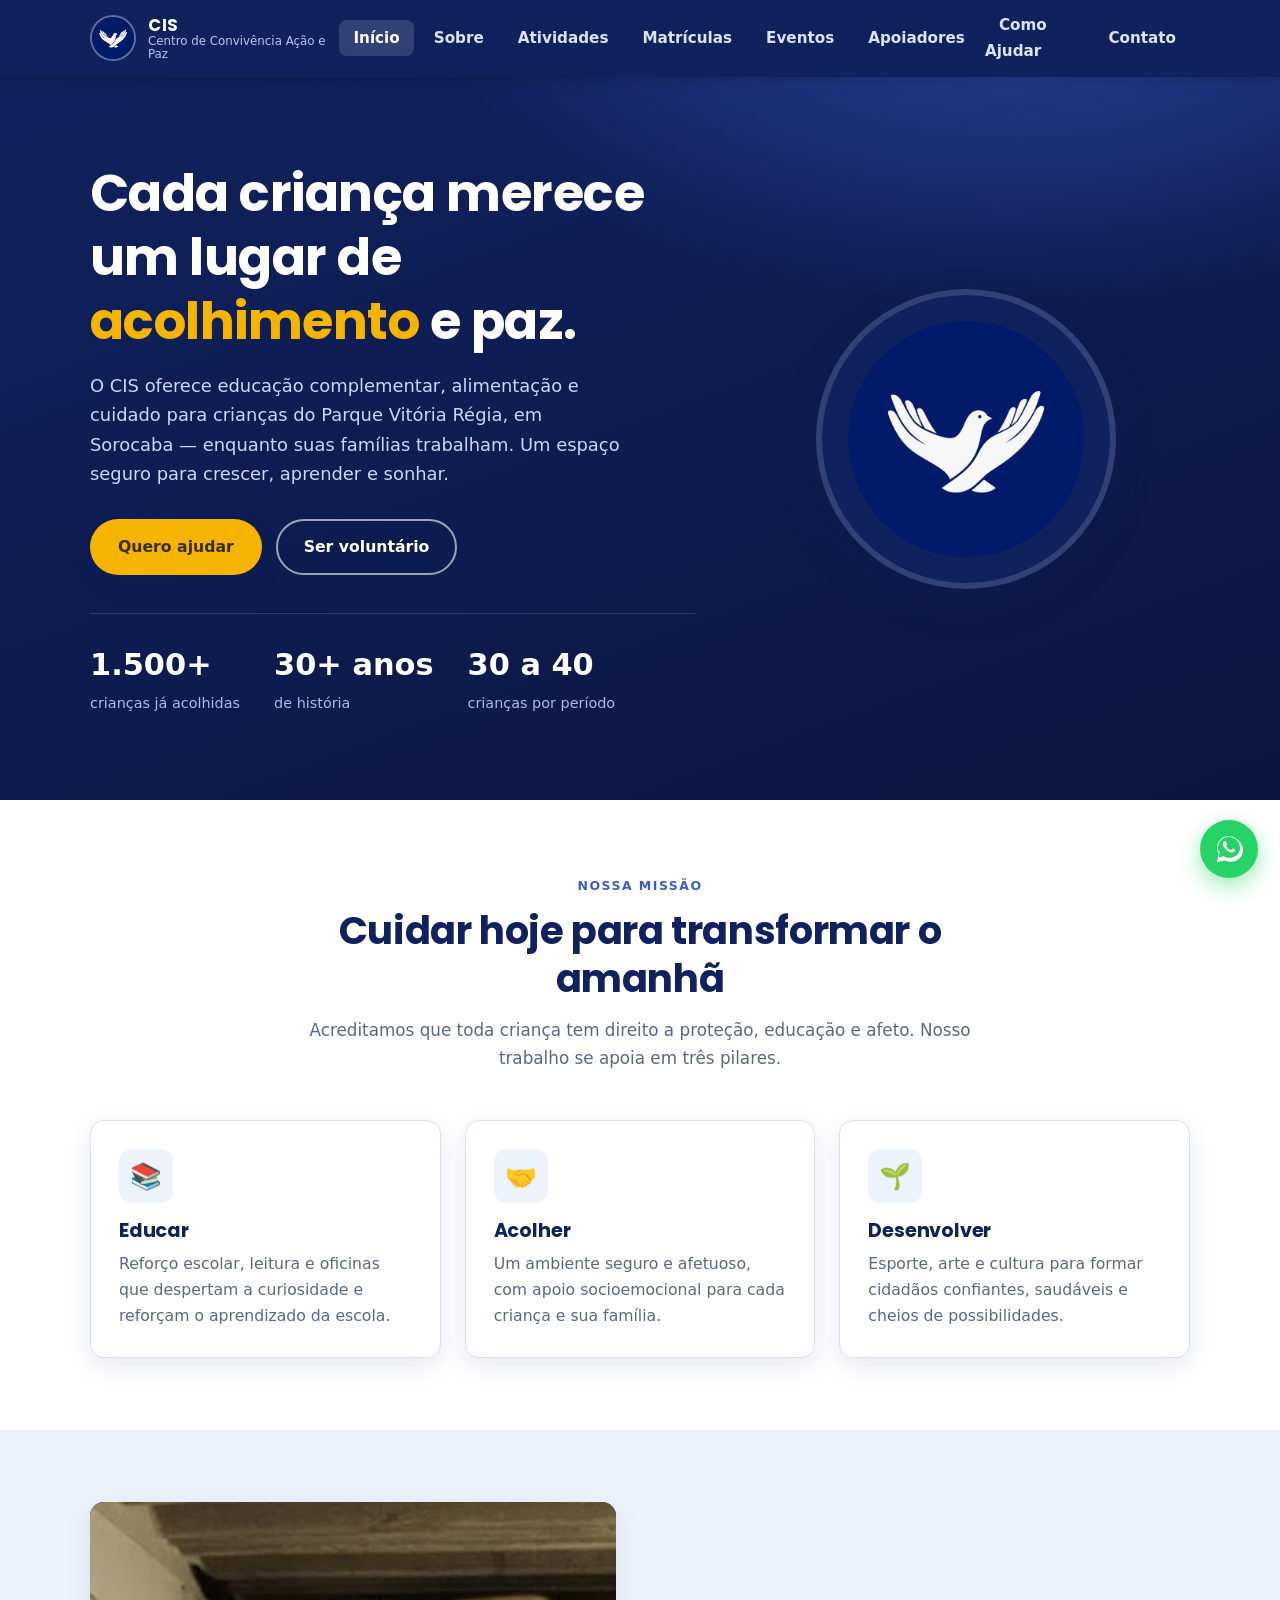
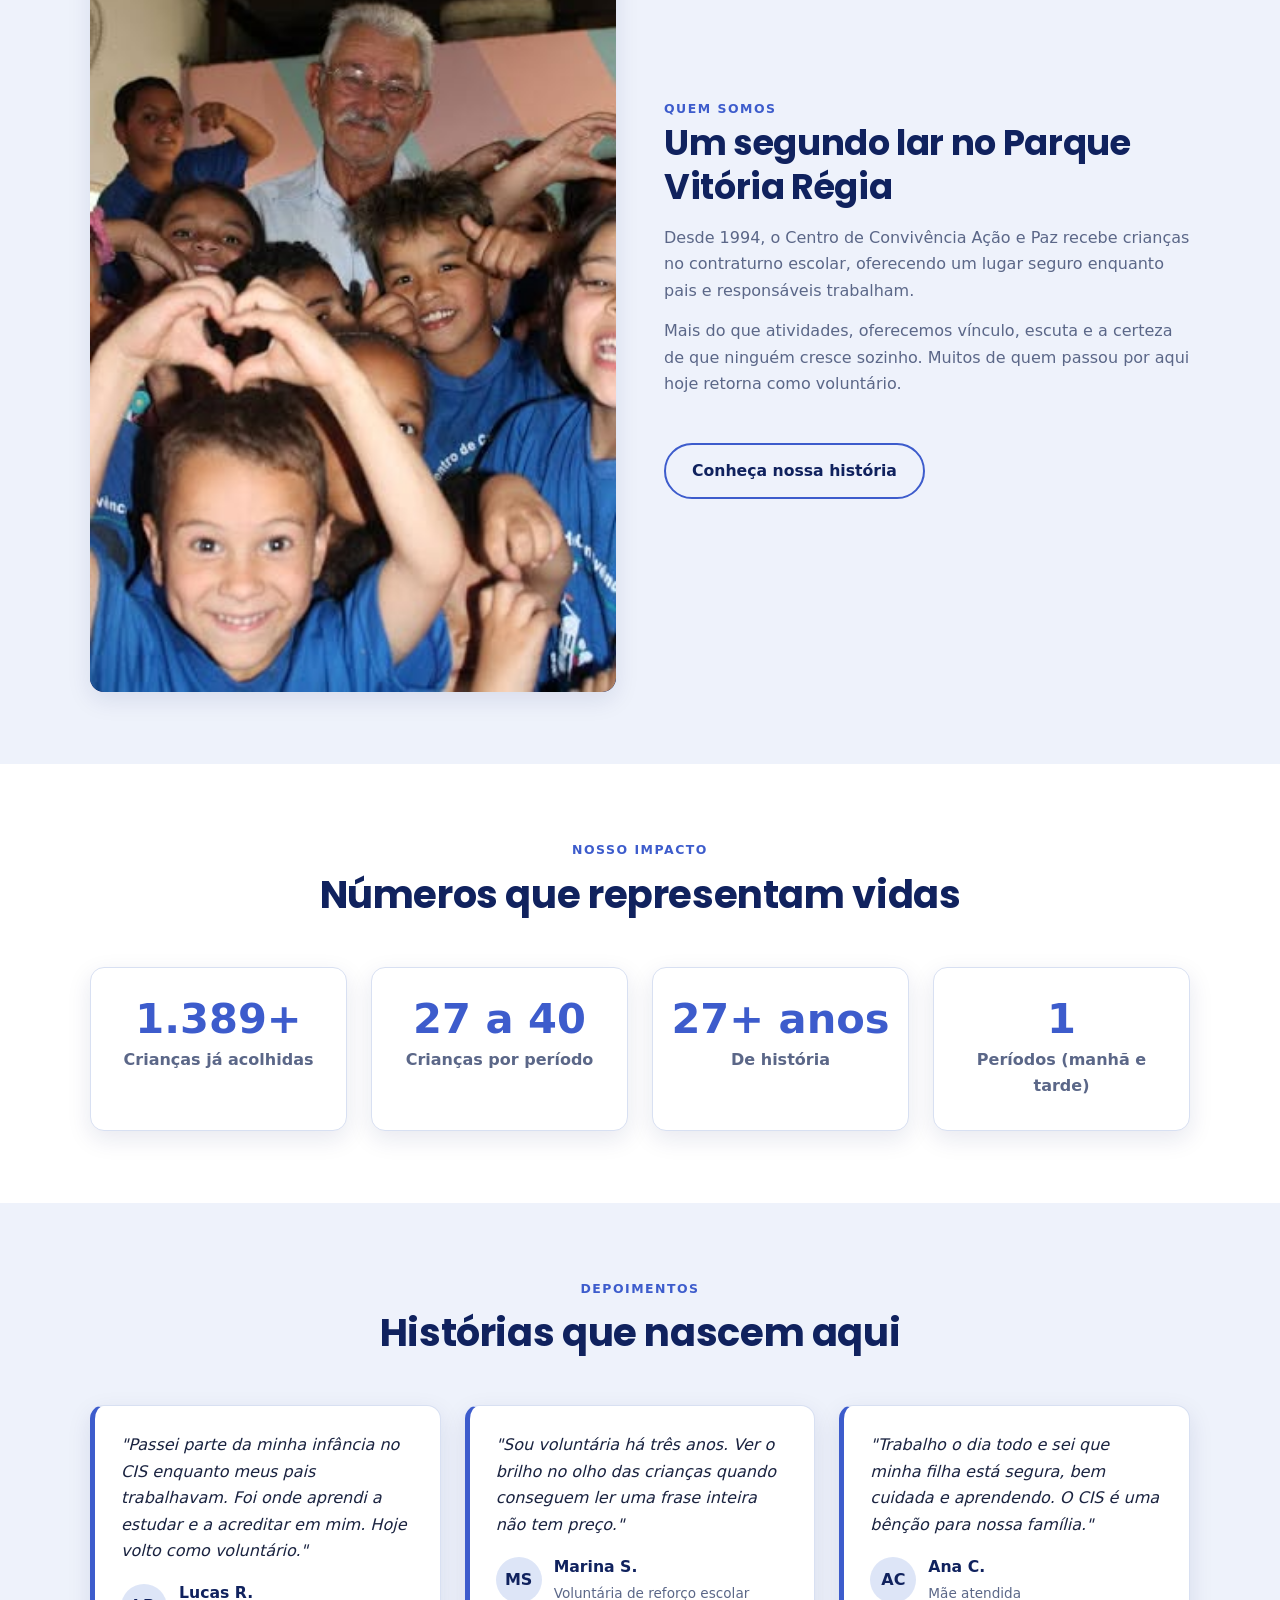
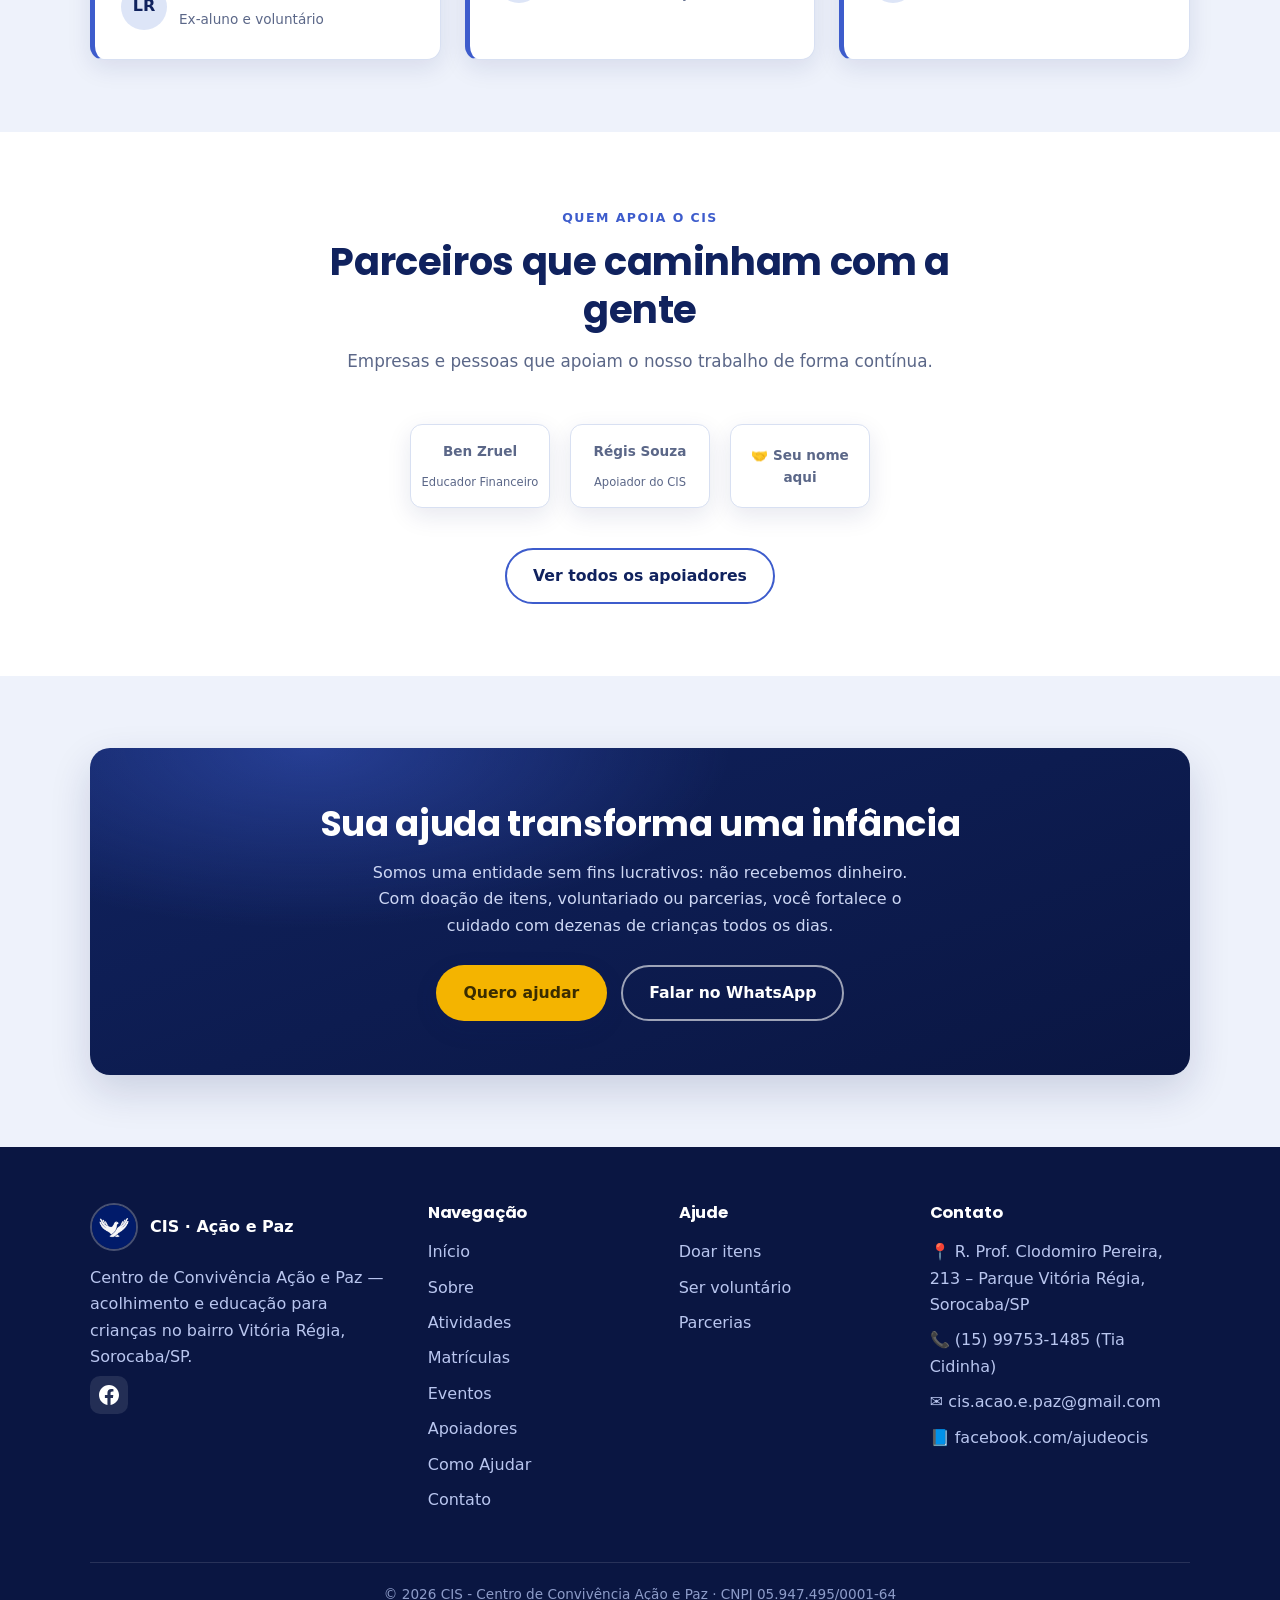
<file: index.html>
<!DOCTYPE html>
<html lang="pt-BR">
<head>
  <meta charset="UTF-8" />
  <meta name="viewport" content="width=device-width, initial-scale=1.0" />
  <meta name="google-site-verification" content="AqKmC1m_bSqGO5swFXlFmDzddGsqmNQCbsaOJzlG034" />
  <title>Início · CIS - Centro de Convivência Ação e Paz</title>
  <meta name="description" content="Centro de Convivência Ação e Paz — acolhimento, educação e cuidado para crianças." />
  <link rel="icon" type="image/png" href="imagens/logo.png" />
  <meta property="og:type" content="website" />
  <meta property="og:locale" content="pt_BR" />
  <meta property="og:site_name" content="CIS - Centro de Convivência Ação e Paz" />
  <meta property="og:title" content="CIS - Centro de Convivência Ação e Paz" />
  <meta property="og:description" content="Acolhimento, educação e cuidado para crianças no Parque Vitória Régia, Sorocaba/SP desde 1994. Conheça e ajude o CIS." />
  <meta property="og:url" content="https://luanrennanb15.github.io/Ong-Centro-de-convivencia-acao-e-paz/" />
  <meta property="og:image" content="https://luanrennanb15.github.io/Ong-Centro-de-convivencia-acao-e-paz/imagens/logo.png" />
  <meta property="og:image:alt" content="Logo do CIS — pomba formada por duas mãos" />
  <meta name="twitter:card" content="summary_large_image" />
  <meta name="twitter:title" content="CIS - Centro de Convivência Ação e Paz" />
  <meta name="twitter:description" content="Acolhimento e cuidado para crianças em Sorocaba/SP desde 1994." />
  <meta name="twitter:image" content="https://luanrennanb15.github.io/Ong-Centro-de-convivencia-acao-e-paz/imagens/logo.png" />
  <script type="application/ld+json">
  {
    "@context": "https://schema.org",
    "@type": "NGO",
    "name": "CIS - Centro de Convivência Ação e Paz",
    "alternateName": "Ação e Paz",
    "url": "https://luanrennanb15.github.io/Ong-Centro-de-convivencia-acao-e-paz/",
    "logo": "https://luanrennanb15.github.io/Ong-Centro-de-convivencia-acao-e-paz/imagens/logo.png",
    "image": "https://luanrennanb15.github.io/Ong-Centro-de-convivencia-acao-e-paz/imagens/logo.png",
    "description": "Entidade sem fins lucrativos que acolhe e cuida de crianças no Parque Vitória Régia, em Sorocaba/SP, desde 1994.",
    "foundingDate": "1994",
    "telephone": "+5515997531485",
    "email": "cis.acao.e.paz@gmail.com",
    "taxID": "05.947.495/0001-64",
    "sameAs": ["https://www.facebook.com/ajudeocis/"],
    "address": {
      "@type": "PostalAddress",
      "streetAddress": "R. Prof. Clodomiro Pereira, 213",
      "addressLocality": "Sorocaba",
      "addressRegion": "SP",
      "postalCode": "18078-369",
      "addressCountry": "BR"
    },
    "areaServed": "Sorocaba, SP"
  }
  </script>
  <link rel="stylesheet" href="css/estilo.css" />
</head>
<body>


  <!-- CABEÇALHO -->
  <header class="site-header">
    <nav class="nav">
      <a href="index.html" class="brand">
        <img src="imagens/logo.png" alt="Logo CIS - pomba formada por duas mãos" />
        <span class="brand-text">
          <strong>CIS</strong>
          <span>Centro de Convivência Ação e Paz</span>
        </span>
      </a>
      <button class="nav-toggle" aria-label="Abrir menu"><span></span><span></span><span></span></button>
      <ul class="nav-links">
        <li><a href="index.html" class="active">Início</a></li>
        <li><a href="sobre.html">Sobre</a></li>
        <li><a href="atividades.html">Atividades</a></li><li><a href="matriculas.html">Matrículas</a></li><li><a href="eventos.html">Eventos</a></li><li><a href="apoiadores.html">Apoiadores</a></li>
        <li><a href="como-ajudar.html">Como Ajudar</a></li>
        <li><a href="contato.html">Contato</a></li>      </ul>
    </nav>
  </header>

  <!-- HERO -->
  <section class="hero">
    <div class="container hero-grid">
      <div>
        <h1>Cada criança merece um lugar de <span class="hl">acolhimento</span> e paz.</h1>
        <p>O CIS oferece educação complementar, alimentação e cuidado para crianças do Parque Vitória Régia, em Sorocaba — enquanto suas famílias trabalham. Um espaço seguro para crescer, aprender e sonhar.</p>
        <div class="hero-cta">
          <a href="como-ajudar.html" class="btn btn-gold">Quero ajudar</a>
          <a href="como-ajudar.html#voluntariado" class="btn btn-outline">Ser voluntário</a>
        </div>
        <div class="hero-stats">
          <div><strong data-count="1500" data-suffix="+">0</strong><span>crianças já acolhidas</span></div>
          <div><strong data-count="30" data-suffix="+ anos">0</strong><span>de história</span></div>
          <div><strong data-count="30" data-suffix=" a 40">0</strong><span>crianças por período</span></div>
        </div>
      </div>
      <div class="hero-art">
        <div class="logo-badge">
          <img src="imagens/logo.png" alt="Logo CIS" />
        </div>
      </div>
    </div>
  </section>

  <!-- MISSÃO / PILARES -->
  <section>
    <div class="container">
      <div class="section-head">
        <span class="eyebrow">Nossa missão</span>
        <h2>Cuidar hoje para transformar o amanhã</h2>
        <p>Acreditamos que toda criança tem direito a proteção, educação e afeto. Nosso trabalho se apoia em três pilares.</p>
      </div>
      <div class="grid grid-3">
        <div class="card">
          <div class="ico">📚</div>
          <h3>Educar</h3>
          <p>Reforço escolar, leitura e oficinas que despertam a curiosidade e reforçam o aprendizado da escola.</p>
        </div>
        <div class="card">
          <div class="ico">🤝</div>
          <h3>Acolher</h3>
          <p>Um ambiente seguro e afetuoso, com apoio socioemocional para cada criança e sua família.</p>
        </div>
        <div class="card">
          <div class="ico">🌱</div>
          <h3>Desenvolver</h3>
          <p>Esporte, arte e cultura para formar cidadãos confiantes, saudáveis e cheios de possibilidades.</p>
        </div>
      </div>
    </div>
  </section>

  <!-- SOBRE (resumo) -->
  <section class="section-tint">
    <div class="container split">
      <div class="media" style="padding:0;min-height:340px;">
        <img src="imagens/tiocarlos2.jpg" alt="Tio Carlos rodeado das crianças do CIS, que fazem corações com as mãos" style="width:100%;height:100%;min-height:340px;object-fit:cover;border-radius:var(--radius);" />
      </div>
      <div>
        <span class="eyebrow" style="color:var(--accent);font-weight:700;text-transform:uppercase;letter-spacing:.12em;font-size:.78rem;">Quem somos</span>
        <h2>Um segundo lar no Parque Vitória Régia</h2>
        <p>Desde 1994, o Centro de Convivência Ação e Paz recebe crianças no contraturno escolar, oferecendo um lugar seguro enquanto pais e responsáveis trabalham.</p>
        <p>Mais do que atividades, oferecemos vínculo, escuta e a certeza de que ninguém cresce sozinho. Muitos de quem passou por aqui hoje retorna como voluntário.</p>
        <a href="sobre.html" class="btn btn-outline-navy mt-32">Conheça nossa história</a>
      </div>
    </div>
  </section>

  <!-- IMPACTO -->
  <section>
    <div class="container">
      <div class="section-head">
        <span class="eyebrow">Nosso impacto</span>
        <h2>Números que representam vidas</h2>
      </div>
      <div class="stats">
        <div class="stat"><div class="num" data-count="1500" data-suffix="+">0</div><div class="lbl">Crianças já acolhidas</div></div>
        <div class="stat"><div class="num" data-count="30" data-suffix=" a 40">0</div><div class="lbl">Crianças por período</div></div>
        <div class="stat"><div class="num" data-count="30" data-suffix="+ anos">0</div><div class="lbl">De história</div></div>
        <div class="stat"><div class="num" data-count="2" data-suffix="">0</div><div class="lbl">Períodos (manhã e tarde)</div></div>
      </div>
    </div>
  </section>

  <!-- DEPOIMENTOS -->
  <section class="section-tint">
    <div class="container">
      <div class="section-head">
        <span class="eyebrow">Depoimentos</span>
        <h2>Histórias que nascem aqui</h2>
      </div>
      <div class="grid grid-3">
        <div class="quote">
          <p>"Passei parte da minha infância no CIS enquanto meus pais trabalhavam. Foi onde aprendi a estudar e a acreditar em mim. Hoje volto como voluntário."</p>
          <div class="who"><div class="av">LR</div><div><strong>Lucas R.</strong><span>Ex-aluno e voluntário</span></div></div>
        </div>
        <div class="quote">
          <p>"Sou voluntária há três anos. Ver o brilho no olho das crianças quando conseguem ler uma frase inteira não tem preço."</p>
          <div class="who"><div class="av">MS</div><div><strong>Marina S.</strong><span>Voluntária de reforço escolar</span></div></div>
        </div>
        <div class="quote">
          <p>"Trabalho o dia todo e sei que minha filha está segura, bem cuidada e aprendendo. O CIS é uma bênção para nossa família."</p>
          <div class="who"><div class="av">AC</div><div><strong>Ana C.</strong><span>Mãe atendida</span></div></div>
        </div>
      </div>
    </div>
  </section>

  <!-- QUEM APOIA -->
  <section>
    <div class="container">
      <div class="section-head">
        <span class="eyebrow">Quem apoia o CIS</span>
        <h2>Parceiros que caminham com a gente</h2>
        <p>Empresas e pessoas que apoiam o nosso trabalho de forma contínua.</p>
      </div>
      <div class="partners-strip">
        <div class="partner-logo">Ben Zruel<br /><span style="font-weight:400;font-size:.72rem;color:var(--muted);">Educador Financeiro</span></div>
        <div class="partner-logo">Régis Souza<br /><span style="font-weight:400;font-size:.72rem;color:var(--muted);">Apoiador do CIS</span></div>
        <div class="partner-logo" style="color:var(--muted);">🤝 Seu nome aqui</div>
      </div>
      <div class="text-center mt-40"><a href="apoiadores.html" class="btn btn-outline-navy">Ver todos os apoiadores</a></div>
    </div>
  </section>

  <!-- CTA -->
  <section class="section-tint">
    <div class="container">
      <div class="cta-band">
        <h2>Sua ajuda transforma uma infância</h2>
        <p>Somos uma entidade sem fins lucrativos: não recebemos dinheiro. Com doação de itens, voluntariado ou parcerias, você fortalece o cuidado com dezenas de crianças todos os dias.</p>
        <div class="hero-cta">
          <a href="como-ajudar.html" class="btn btn-gold">Quero ajudar</a>
          <a href="https://wa.me/5515997531485?text=Ol%C3%A1!%20Entrei%20no%20site%20do%20CIS%20e%20gostaria%20de%20conversar." target="_blank" rel="noopener" class="btn btn-outline">Falar no WhatsApp</a>
        </div>
      </div>
    </div>
  </section>

  <!-- RODAPÉ -->
  <footer class="site-footer">
    <div class="container">
      <div class="footer-grid">
        <div>
          <div class="footer-brand">
            <img src="imagens/logo.png" alt="Logo CIS" />
            <strong>CIS · Ação e Paz</strong>
          </div>
          <p>Centro de Convivência Ação e Paz — acolhimento e educação para crianças no bairro Vitória Régia, Sorocaba/SP.</p>
          <div class="socials">
            <a href="https://www.facebook.com/ajudeocis/" target="_blank" rel="noopener" title="Facebook do CIS" aria-label="Facebook do CIS"><svg viewBox="0 0 24 24" width="20" height="20" fill="currentColor" aria-hidden="true"><path d="M24 12.07C24 5.4 18.63 0 12 0S0 5.4 0 12.07C0 18.1 4.39 23.1 10.13 24v-8.44H7.08v-3.49h3.05V9.41c0-3.02 1.79-4.69 4.53-4.69 1.31 0 2.68.24 2.68.24v2.97h-1.51c-1.49 0-1.95.93-1.95 1.88v2.26h3.32l-.53 3.49h-2.79V24C19.61 23.1 24 18.1 24 12.07z"/></svg></a>
          </div>
        </div>
        <div>
          <h4>Navegação</h4>
          <ul>
            <li><a href="index.html">Início</a></li>
            <li><a href="sobre.html">Sobre</a></li>
            <li><a href="atividades.html">Atividades</a></li><li><a href="matriculas.html">Matrículas</a></li><li><a href="eventos.html">Eventos</a></li><li><a href="apoiadores.html">Apoiadores</a></li>
            <li><a href="como-ajudar.html">Como Ajudar</a></li>
            <li><a href="contato.html">Contato</a></li>
          </ul>
        </div>
        <div>
          <h4>Ajude</h4>
          <ul>
            <li><a href="como-ajudar.html#itens">Doar itens</a></li>
            <li><a href="como-ajudar.html#voluntariado">Ser voluntário</a></li>
            <li><a href="como-ajudar.html#parcerias">Parcerias</a></li>
          </ul>
        </div>
        <div>
          <h4>Contato</h4>
          <ul>
            <li>📍 R. Prof. Clodomiro Pereira, 213 – Parque Vitória Régia, Sorocaba/SP</li>
            <li>📞 <a href="https://wa.me/5515997531485" target="_blank" rel="noopener">(15) 99753-1485</a> (Tia Cidinha)</li>
            <li>✉️ <a href="mailto:cis.acao.e.paz@gmail.com">cis.acao.e.paz@gmail.com</a></li>
            <li>📘 <a href="https://www.facebook.com/ajudeocis/" target="_blank" rel="noopener">facebook.com/ajudeocis</a></li>
          </ul>
        </div>
      </div>
      <div class="footer-bottom">
        © <span id="ano">2026</span> CIS - Centro de Convivência Ação e Paz · CNPJ 05.947.495/0001-64      </div>
    </div>
  </footer>

  <!-- WHATSAPP FLUTUANTE -->
  <a class="whatsapp-float" href="https://wa.me/5515997531485?text=Ol%C3%A1!%20Vim%20pelo%20site%20do%20CIS%20e%20gostaria%20de%20ajudar." target="_blank" rel="noopener" title="Fale com o CIS no WhatsApp (Tia Cidinha)">
    <svg viewBox="0 0 32 32"><path d="M16 3C9.4 3 4 8.4 4 15c0 2.1.6 4.1 1.6 5.9L4 29l8.3-1.6c1.7.9 3.6 1.4 5.7 1.4 6.6 0 12-5.4 12-12S22.6 3 16 3zm0 21.8c-1.8 0-3.5-.5-5-1.3l-.4-.2-4.9 1 1-4.8-.3-.4C5.5 18.4 5 16.7 5 15 5 8.9 9.9 4 16 4s11 4.9 11 11-4.9 9.8-11 9.8zm6-8.2c-.3-.2-1.9-1-2.2-1.1-.3-.1-.5-.2-.7.2-.2.3-.8 1-.9 1.2-.2.2-.3.2-.6.1-.3-.2-1.4-.5-2.6-1.6-1-.9-1.6-1.9-1.8-2.3-.2-.3 0-.5.1-.6.1-.1.3-.3.4-.5.1-.2.2-.3.3-.5.1-.2 0-.4 0-.5-.1-.2-.7-1.7-1-2.3-.2-.6-.5-.5-.7-.5h-.6c-.2 0-.5.1-.8.4-.3.3-1 1-1 2.5s1.1 2.9 1.2 3.1c.2.2 2.1 3.3 5.1 4.6.7.3 1.3.5 1.7.6.7.2 1.4.2 1.9.1.6-.1 1.9-.8 2.1-1.5.3-.7.3-1.4.2-1.5-.1-.2-.3-.2-.6-.4z"/></svg>
  </a>

  <script src="js/script.js"></script>
</body>
</html>
</file>
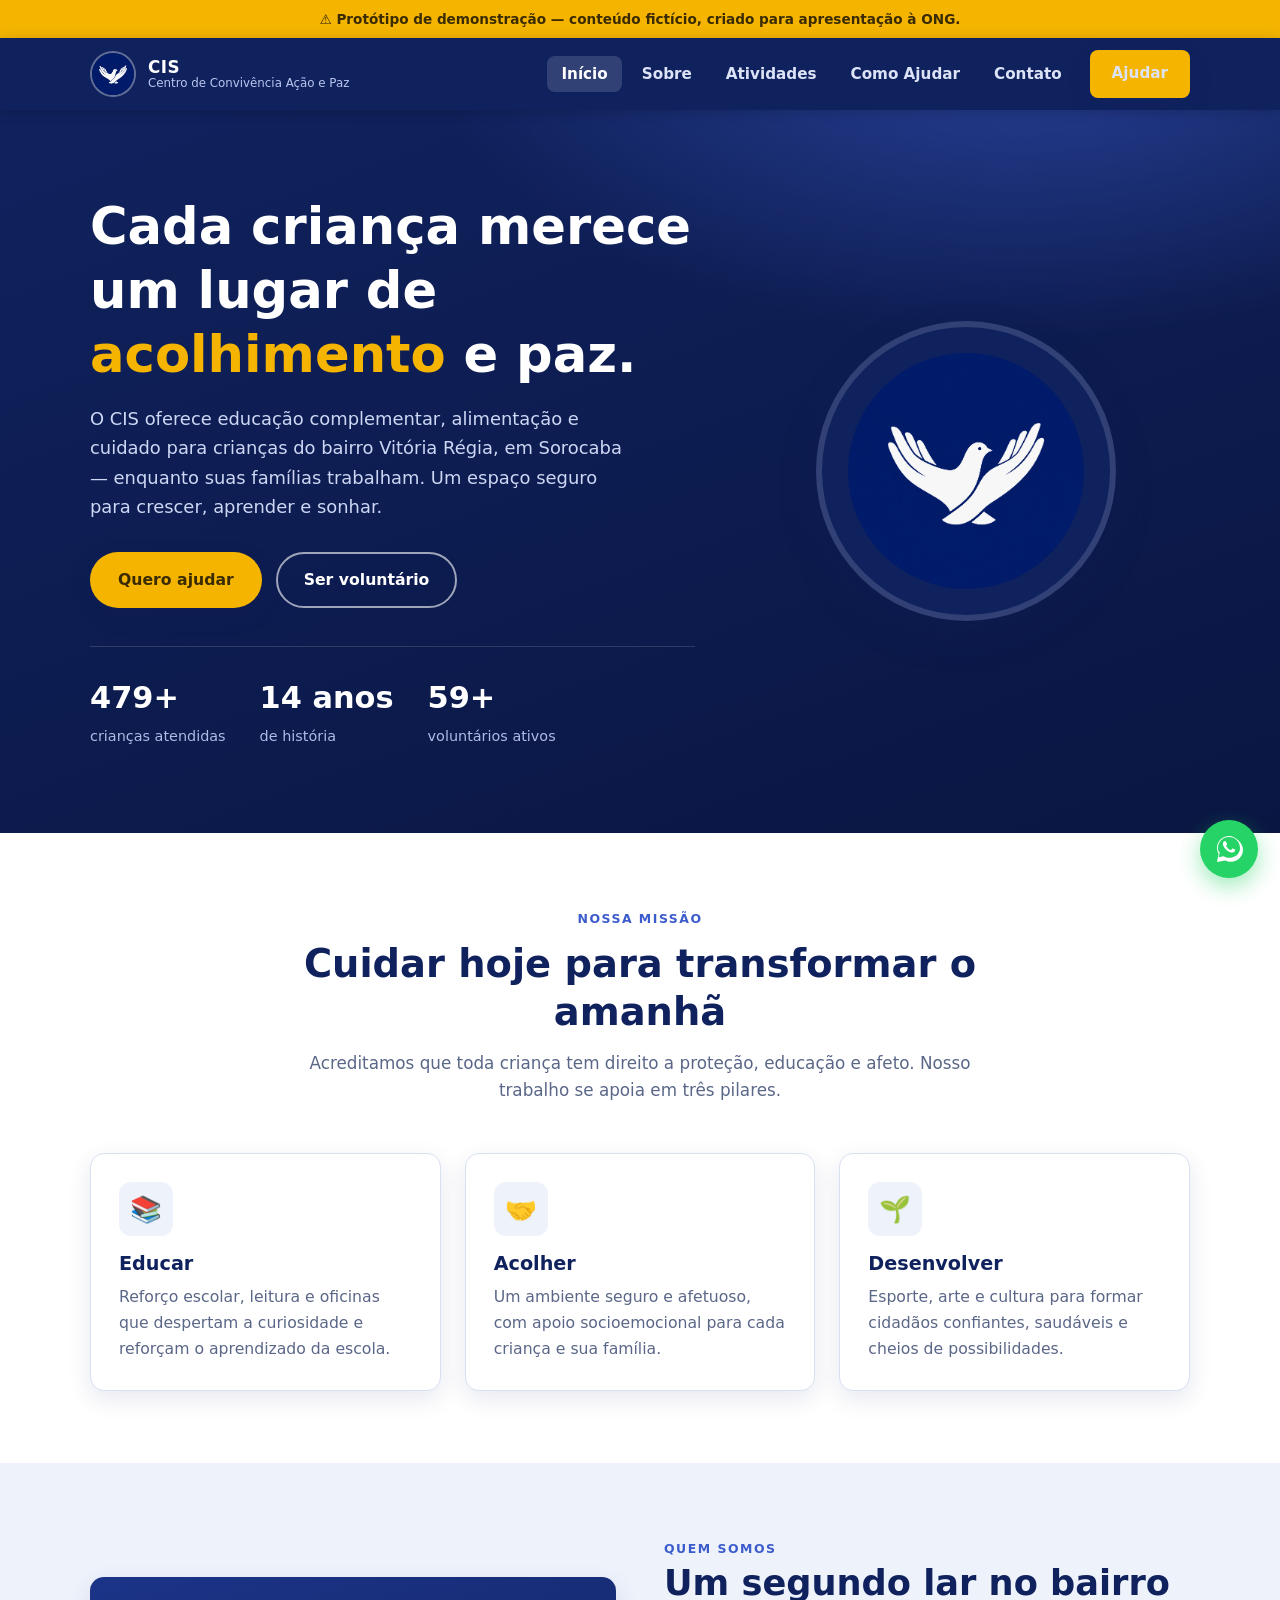
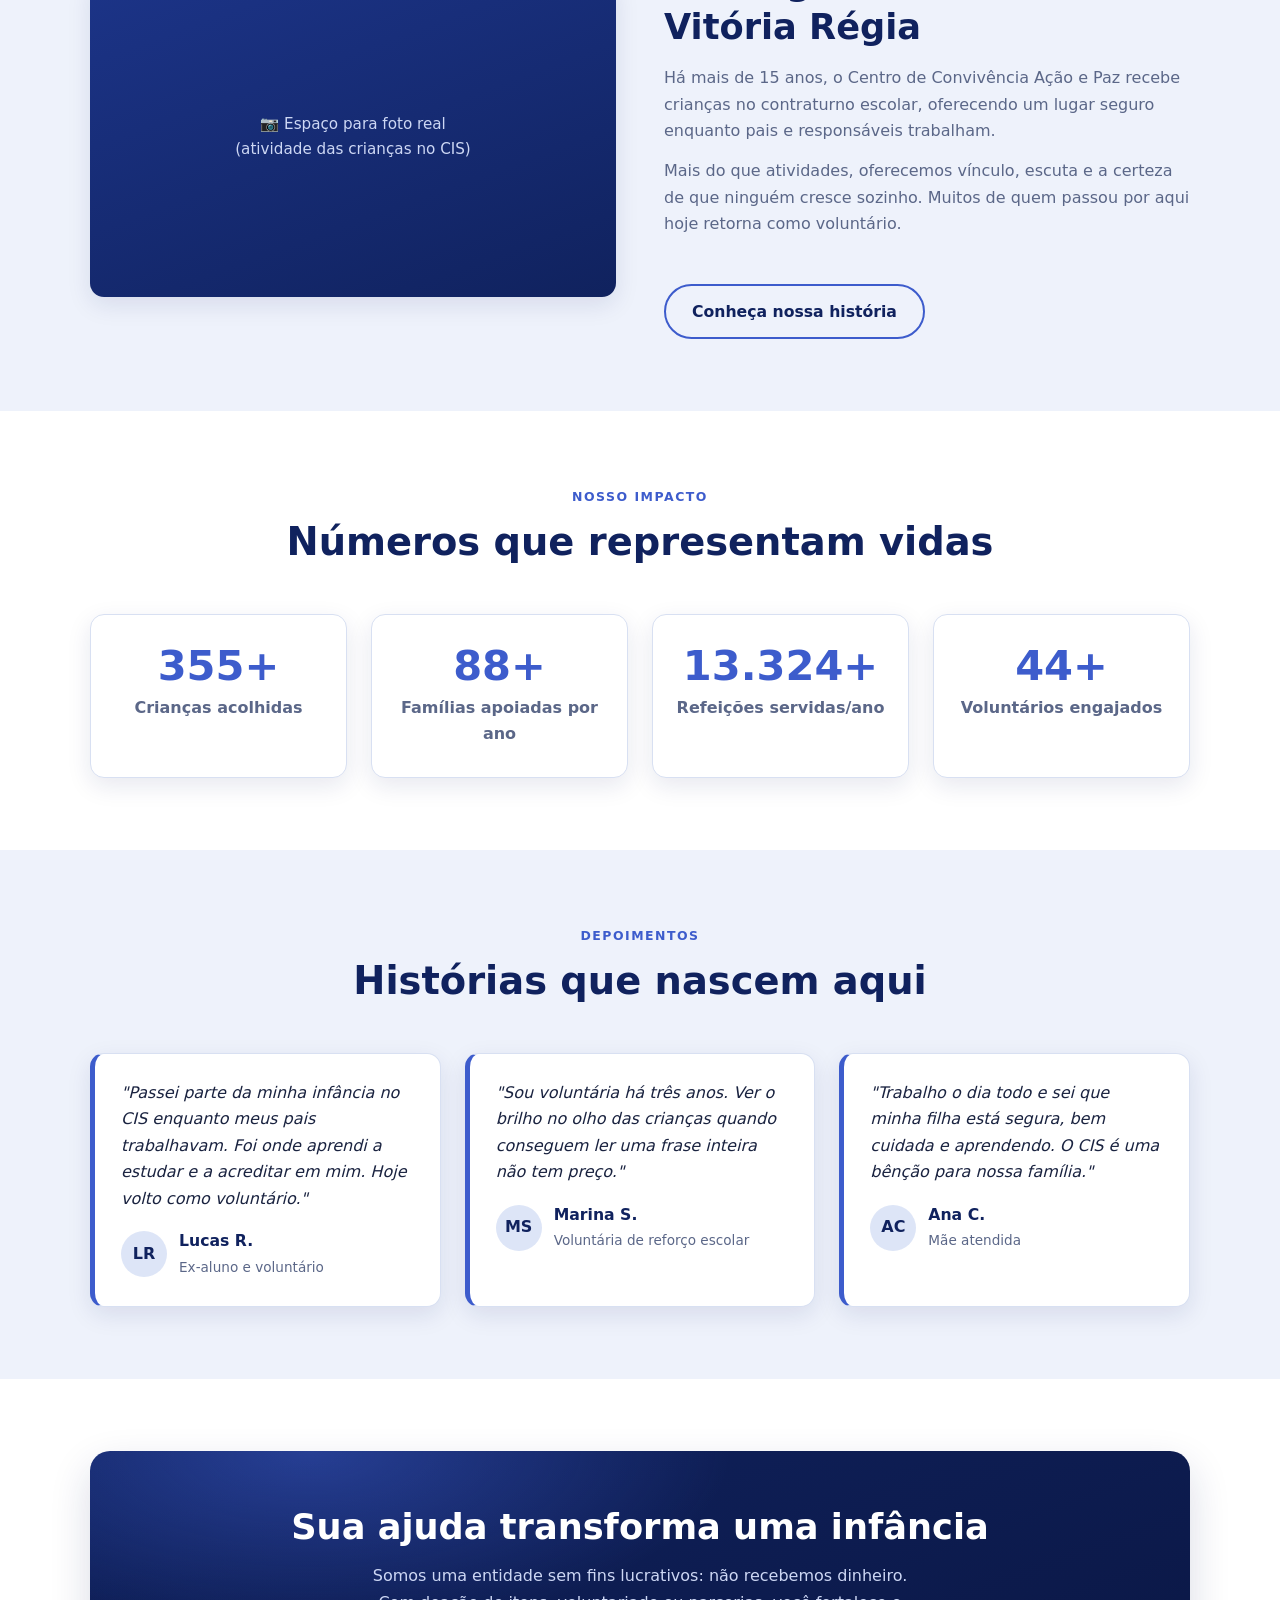
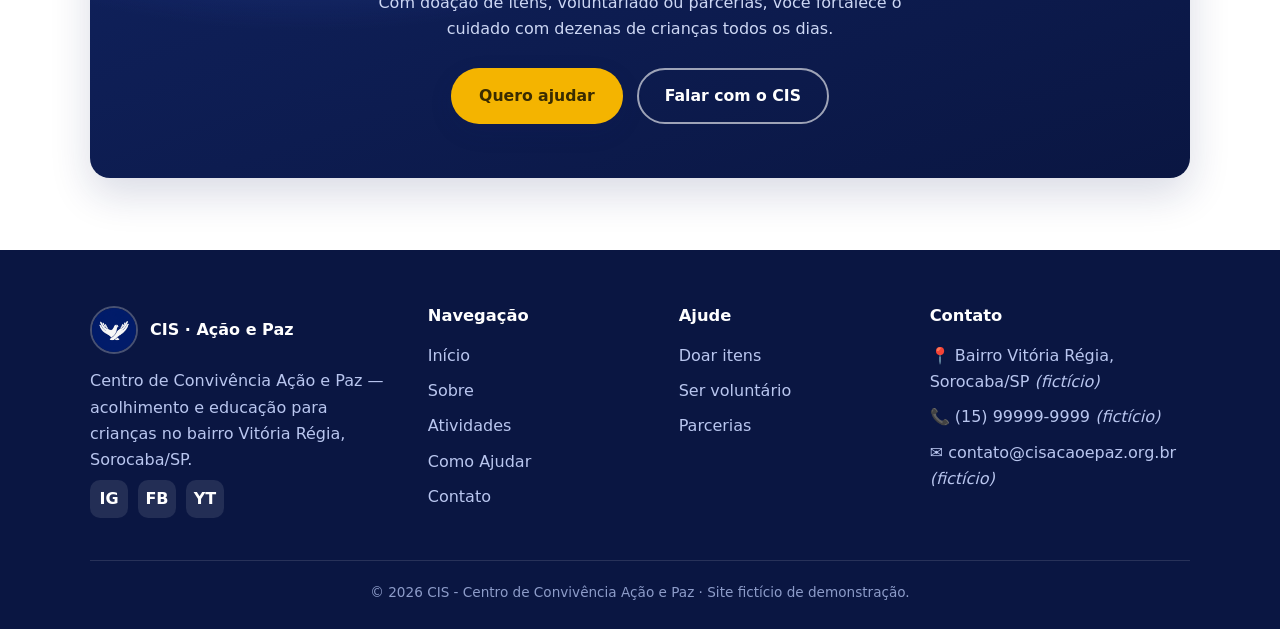
<file: site-cis/index.html>
<!DOCTYPE html>
<html lang="pt-BR">
<head>
  <meta charset="UTF-8" />
  <meta name="viewport" content="width=device-width, initial-scale=1.0" />
  <title>CIS - Centro de Convivência Ação e Paz</title>
  <link rel="icon" type="image/png" href="imagens/logo.png" />
  <meta http-equiv="refresh" content="0; url=html/inicio.html" />
  <script>window.location.replace("html/inicio.html");</script>
  <style>
    body{font-family:system-ui,Arial,sans-serif;background:#10225e;color:#fff;
         display:grid;place-items:center;height:100vh;margin:0;text-align:center}
    a{color:#f4b400;font-weight:700}
  </style>
</head>
<body>
  <p>Carregando o site do CIS…<br />
     Se não abrir automaticamente, <a href="html/inicio.html">clique aqui</a>.</p>
</body>
</html>
</file>
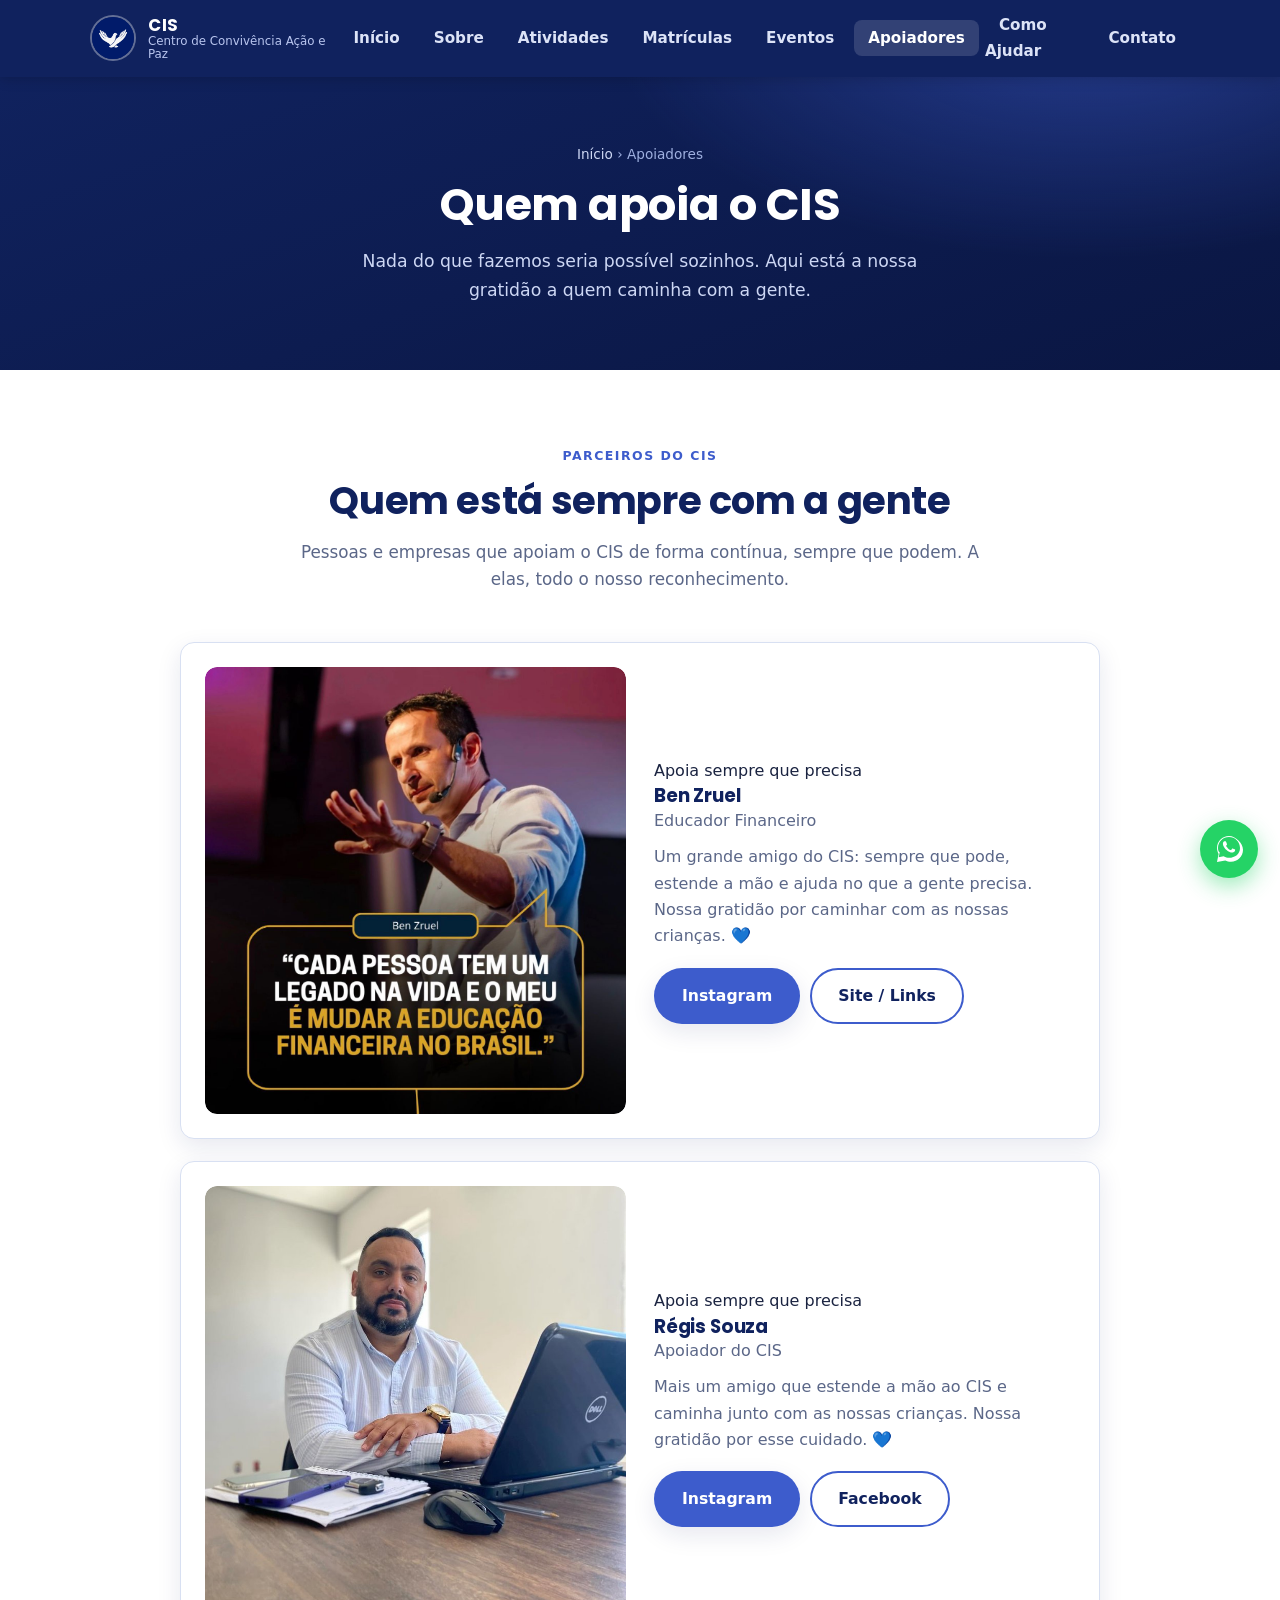
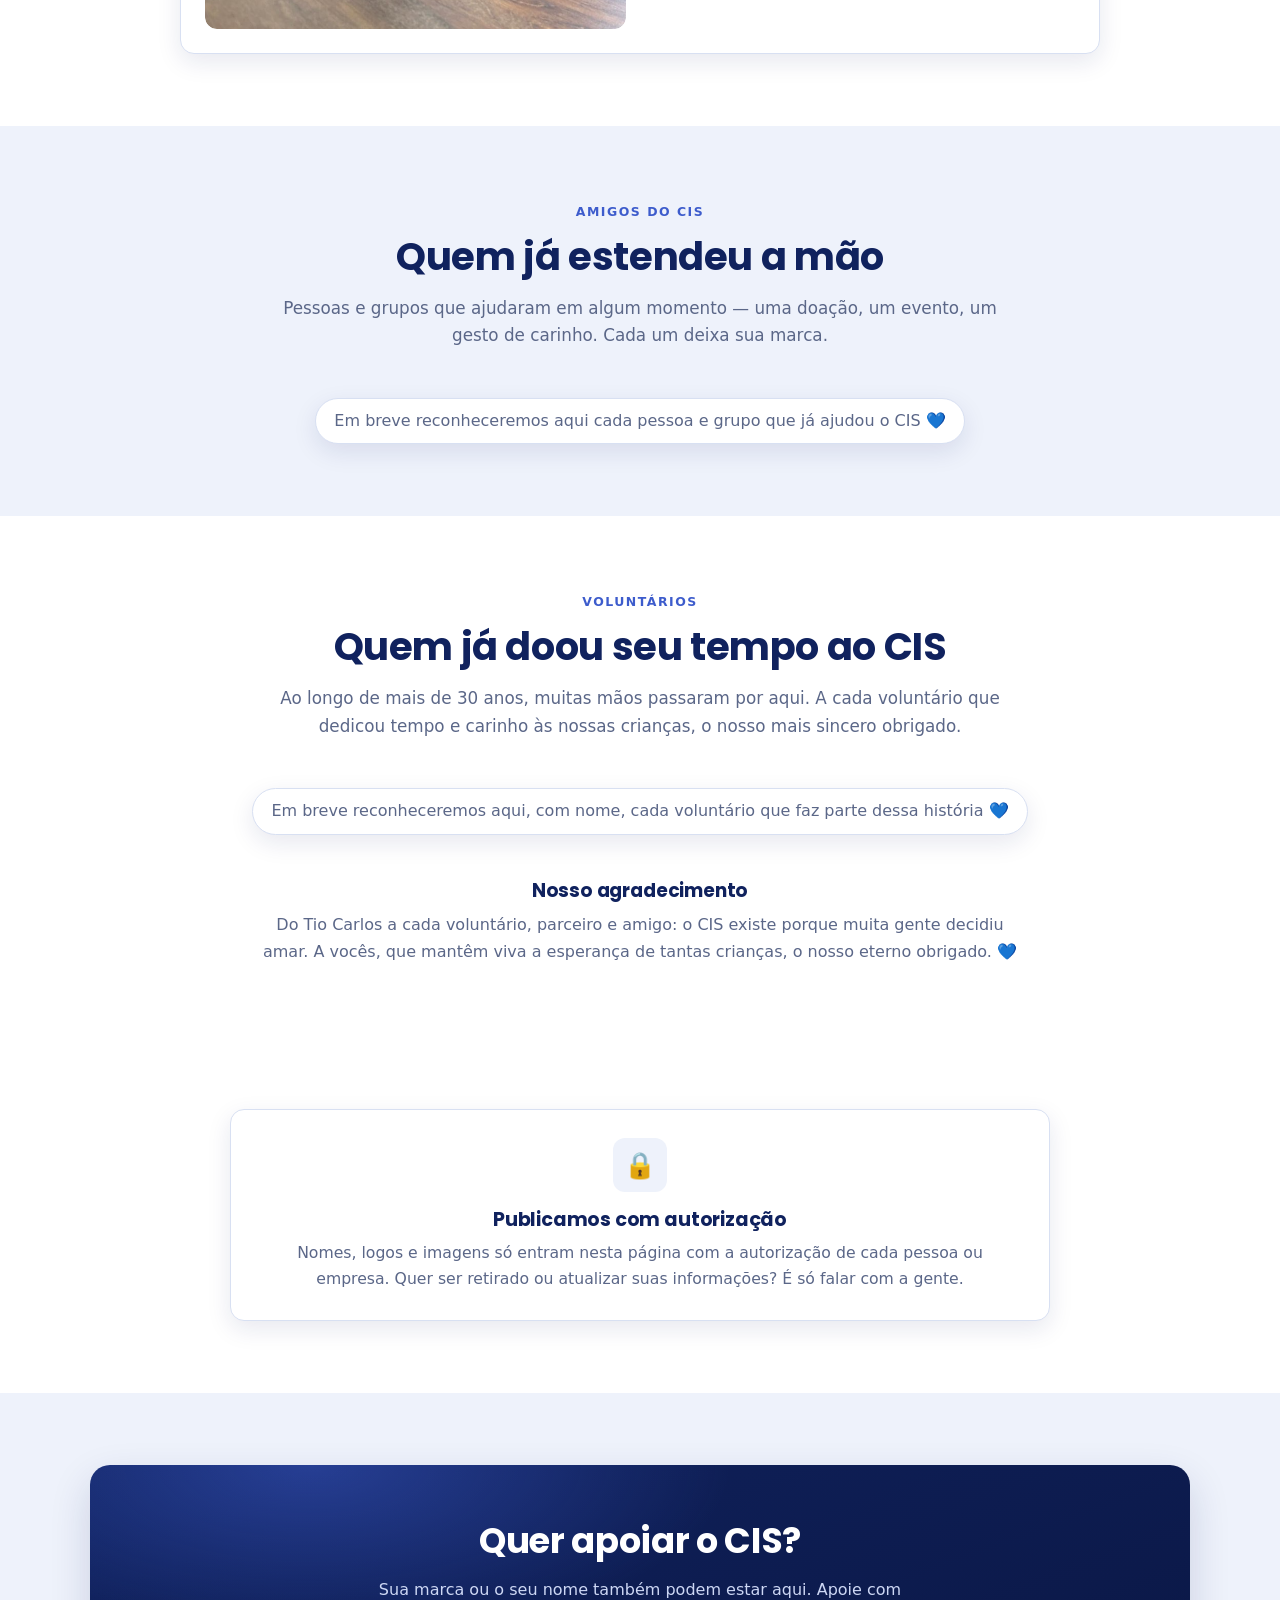
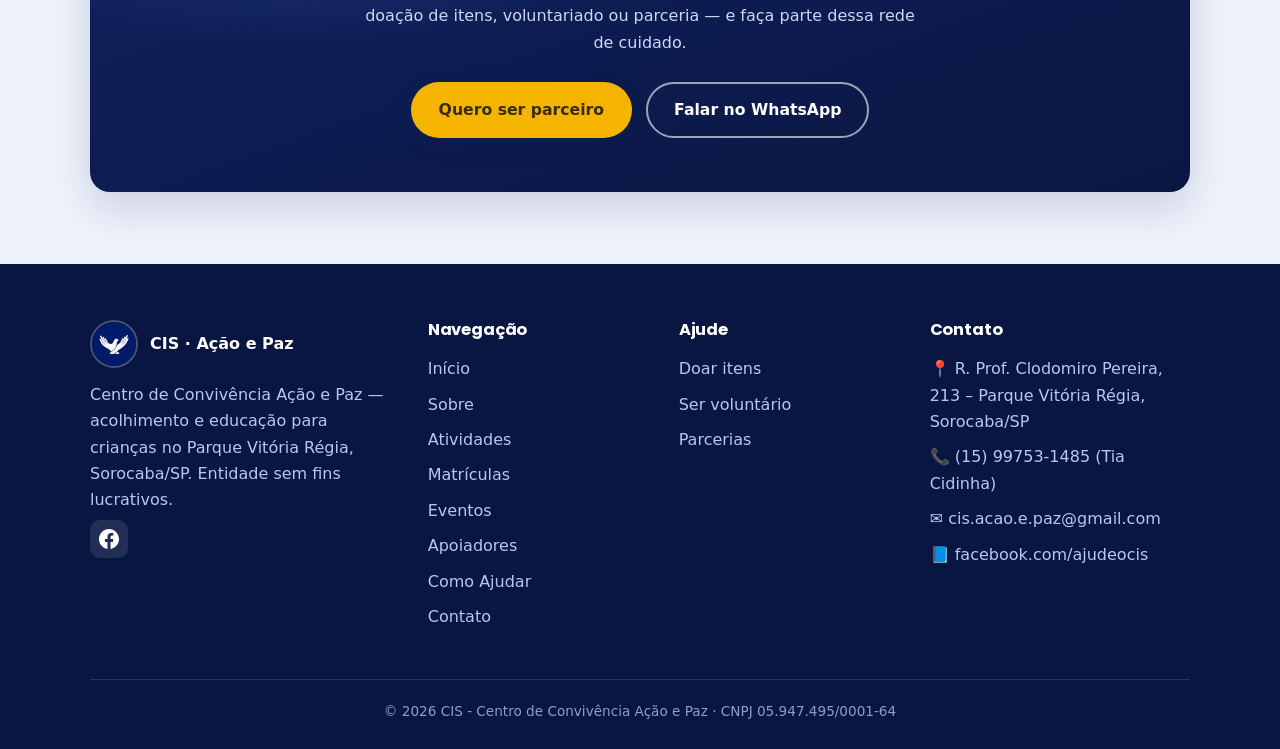
<file: apoiadores.html>
<!DOCTYPE html>
<html lang="pt-BR">
<head>
  <meta charset="UTF-8" />
  <meta name="viewport" content="width=device-width, initial-scale=1.0" />
  <title>Apoiadores · CIS - Centro de Convivência Ação e Paz</title>
  <meta name="description" content="Parceiros e amigos que ajudam o CIS. Conheça quem apoia o nosso trabalho com crianças." />
  <link rel="icon" type="image/png" href="imagens/logo.png" />
  <meta property="og:type" content="website" />
  <meta property="og:locale" content="pt_BR" />
  <meta property="og:site_name" content="CIS - Centro de Convivência Ação e Paz" />
  <meta property="og:title" content="Apoiadores do CIS" />
  <meta property="og:description" content="Parceiros, amigos e voluntários que ajudam o Centro de Convivência Ação e Paz." />
  <meta property="og:url" content="https://luanrennanb15.github.io/Ong-Centro-de-convivencia-acao-e-paz/apoiadores.html" />
  <meta property="og:image" content="https://luanrennanb15.github.io/Ong-Centro-de-convivencia-acao-e-paz/imagens/logo.png" />
  <meta property="og:image:alt" content="Logo do CIS — pomba formada por duas mãos" />
  <meta name="twitter:card" content="summary_large_image" />
  <meta name="twitter:title" content="Apoiadores do CIS" />
  <meta name="twitter:description" content="Quem caminha junto com o CIS." />
  <meta name="twitter:image" content="https://luanrennanb15.github.io/Ong-Centro-de-convivencia-acao-e-paz/imagens/logo.png" />
  <link rel="stylesheet" href="css/estilo.css" />
</head>
<body>


  <header class="site-header">
    <nav class="nav">
      <a href="index.html" class="brand">
        <img src="imagens/logo.png" alt="Logo CIS - pomba formada por duas mãos" />
        <span class="brand-text"><strong>CIS</strong><span>Centro de Convivência Ação e Paz</span></span>
      </a>
      <button class="nav-toggle" aria-label="Abrir menu"><span></span><span></span><span></span></button>
      <ul class="nav-links">
        <li><a href="index.html">Início</a></li>
        <li><a href="sobre.html">Sobre</a></li>
        <li><a href="atividades.html">Atividades</a></li><li><a href="matriculas.html">Matrículas</a></li>
        <li><a href="eventos.html">Eventos</a></li>
        <li><a href="apoiadores.html" class="active">Apoiadores</a></li>
        <li><a href="como-ajudar.html">Como Ajudar</a></li>
        <li><a href="contato.html">Contato</a></li>
              </ul>
    </nav>
  </header>

  <section class="page-hero">
    <div class="container">
      <div class="breadcrumb"><a href="index.html">Início</a> › Apoiadores</div>
      <h1>Quem apoia o CIS</h1>
      <p>Nada do que fazemos seria possível sozinhos. Aqui está a nossa gratidão a quem caminha com a gente.</p>
    </div>
  </section>

  <!-- PARCEIROS DO CIS (fixos) -->
  <section>
    <div class="container">
      <div class="section-head">
        <span class="eyebrow">Parceiros do CIS</span>
        <h2>Quem está sempre com a gente</h2>
        <p>Pessoas e empresas que apoiam o CIS de forma contínua, sempre que podem. A elas, todo o nosso reconhecimento.</p>
      </div>
      <div class="split" style="background:#fff;border:1px solid var(--border);border-radius:var(--radius);box-shadow:var(--shadow);padding:24px;gap:28px;align-items:center;max-width:920px;margin:0 auto;">
        <div style="border-radius:12px;overflow:hidden;">
          <img src="imagens/benzruel.jpg" alt="Ben Zruel - Educador Financeiro" style="width:100%;display:block;border-radius:12px;" />
        </div>
        <div>
          <span class="since">Apoia sempre que precisa</span>
          <h3>Ben Zruel</h3>
          <p style="color:var(--muted);margin-bottom:10px;">Educador Financeiro</p>
          <p>Um grande amigo do CIS: sempre que pode, estende a mão e ajuda no que a gente precisa. Nossa gratidão por caminhar com as nossas crianças. 💙</p>
          <div style="display:flex;gap:10px;flex-wrap:wrap;margin-top:18px;">
            <a href="https://www.instagram.com/benzruel" target="_blank" rel="noopener" class="btn btn-primary">Instagram</a>
            <a href="https://linktr.ee/benzruelbio" target="_blank" rel="noopener" class="btn btn-outline-navy">Site / Links</a>
          </div>
        </div>
      </div>

      <div class="split" style="background:#fff;border:1px solid var(--border);border-radius:var(--radius);box-shadow:var(--shadow);padding:24px;gap:28px;align-items:center;max-width:920px;margin:22px auto 0;">
        <div style="border-radius:12px;overflow:hidden;">
          <img src="imagens/regissouza.jpg" alt="Régis Souza - apoiador do CIS" style="width:100%;display:block;border-radius:12px;" />
        </div>
        <div>
          <span class="since">Apoia sempre que precisa</span>
          <h3>Régis Souza</h3>
          <p style="color:var(--muted);margin-bottom:10px;">Apoiador do CIS</p>
          <p>Mais um amigo que estende a mão ao CIS e caminha junto com as nossas crianças. Nossa gratidão por esse cuidado. 💙</p>
          <div style="display:flex;gap:10px;flex-wrap:wrap;margin-top:18px;">
            <a href="https://www.instagram.com/regissouza12/" target="_blank" rel="noopener" class="btn btn-primary">Instagram</a>
            <a href="https://www.facebook.com/regis.souza.79?locale=pt_BR" target="_blank" rel="noopener" class="btn btn-outline-navy">Facebook</a>
          </div>
        </div>
      </div>
    </div>
  </section>

  <!-- AMIGOS DO CIS (ocasionais) -->
  <section class="section-tint">
    <div class="container">
      <div class="section-head">
        <span class="eyebrow">Amigos do CIS</span>
        <h2>Quem já estendeu a mão</h2>
        <p>Pessoas e grupos que ajudaram em algum momento — uma doação, um evento, um gesto de carinho. Cada um deixa sua marca.</p>
      </div>
      <div class="friends">
        <div class="friend-chip" style="font-weight:400;color:var(--muted);">Em breve reconheceremos aqui cada pessoa e grupo que já ajudou o CIS 💙</div>
      </div>
    </div>
  </section>

  <!-- VOLUNTÁRIOS E AGRADECIMENTO -->
  <section>
    <div class="container">
      <div class="section-head">
        <span class="eyebrow">Voluntários</span>
        <h2>Quem já doou seu tempo ao CIS</h2>
        <p>Ao longo de mais de 30 anos, muitas mãos passaram por aqui. A cada voluntário que dedicou tempo e carinho às nossas crianças, o nosso mais sincero obrigado.</p>
      </div>
      <div class="friends">
        <div class="friend-chip" style="font-weight:400;color:var(--muted);">Em breve reconheceremos aqui, com nome, cada voluntário que faz parte dessa história 💙</div>
      </div>
      <div style="max-width:760px;margin:44px auto 0;text-align:center;">
        <h3 style="margin-bottom:10px;">Nosso agradecimento</h3>
        <p style="color:var(--muted);">Do Tio Carlos a cada voluntário, parceiro e amigo: o CIS existe porque muita gente decidiu amar. A vocês, que mantêm viva a esperança de tantas crianças, o nosso eterno obrigado. 💙</p>
      </div>
    </div>
  </section>

  <!-- NOTA DE AUTORIZAÇÃO -->
  <section>
    <div class="container">
      <div class="card" style="max-width:820px;margin:0 auto;text-align:center;">
        <div class="ico" style="margin:0 auto 16px;">🔒</div>
        <h3>Publicamos com autorização</h3>
        <p style="color:var(--muted);">Nomes, logos e imagens só entram nesta página com a autorização de cada pessoa ou empresa. Quer ser retirado ou atualizar suas informações? É só falar com a gente.</p>
      </div>
    </div>
  </section>

  <!-- CTA -->
  <section class="section-tint">
    <div class="container">
      <div class="cta-band">
        <h2>Quer apoiar o CIS?</h2>
        <p>Sua marca ou o seu nome também podem estar aqui. Apoie com doação de itens, voluntariado ou parceria — e faça parte dessa rede de cuidado.</p>
        <div class="hero-cta">
          <a href="https://wa.me/5515997531485?text=Ol%C3%A1!%20Entrei%20no%20site%20do%20CIS%20e%20gostaria%20de%20me%20tornar%20apoiador%2Fparceiro." target="_blank" rel="noopener" class="btn btn-gold">Quero ser parceiro</a>
          <a href="https://wa.me/5515997531485?text=Ol%C3%A1!%20Entrei%20no%20site%20do%20CIS%20e%20gostaria%20de%20conversar." target="_blank" rel="noopener" class="btn btn-outline">Falar no WhatsApp</a>
        </div>
      </div>
    </div>
  </section>

  <footer class="site-footer">
    <div class="container">
      <div class="footer-grid">
        <div>
          <div class="footer-brand"><img src="imagens/logo.png" alt="Logo CIS" /><strong>CIS · Ação e Paz</strong></div>
          <p>Centro de Convivência Ação e Paz — acolhimento e educação para crianças no Parque Vitória Régia, Sorocaba/SP. Entidade sem fins lucrativos.</p>
          <div class="socials"><a href="https://www.facebook.com/ajudeocis/" target="_blank" rel="noopener" title="Facebook do CIS" aria-label="Facebook do CIS"><svg viewBox="0 0 24 24" width="20" height="20" fill="currentColor" aria-hidden="true"><path d="M24 12.07C24 5.4 18.63 0 12 0S0 5.4 0 12.07C0 18.1 4.39 23.1 10.13 24v-8.44H7.08v-3.49h3.05V9.41c0-3.02 1.79-4.69 4.53-4.69 1.31 0 2.68.24 2.68.24v2.97h-1.51c-1.49 0-1.95.93-1.95 1.88v2.26h3.32l-.53 3.49h-2.79V24C19.61 23.1 24 18.1 24 12.07z"/></svg></a></div>
        </div>
        <div><h4>Navegação</h4><ul><li><a href="index.html">Início</a></li><li><a href="sobre.html">Sobre</a></li><li><a href="atividades.html">Atividades</a></li><li><a href="matriculas.html">Matrículas</a></li><li><a href="eventos.html">Eventos</a></li><li><a href="apoiadores.html">Apoiadores</a></li><li><a href="como-ajudar.html">Como Ajudar</a></li><li><a href="contato.html">Contato</a></li></ul></div>
        <div><h4>Ajude</h4><ul><li><a href="como-ajudar.html#itens">Doar itens</a></li><li><a href="como-ajudar.html#voluntariado">Ser voluntário</a></li><li><a href="como-ajudar.html#parcerias">Parcerias</a></li></ul></div>
        <div><h4>Contato</h4><ul><li>📍 R. Prof. Clodomiro Pereira, 213 – Parque Vitória Régia, Sorocaba/SP</li><li>📞 <a href="https://wa.me/5515997531485" target="_blank" rel="noopener">(15) 99753-1485</a> (Tia Cidinha)</li><li>✉️ <a href="mailto:cis.acao.e.paz@gmail.com">cis.acao.e.paz@gmail.com</a></li><li>📘 <a href="https://www.facebook.com/ajudeocis/" target="_blank" rel="noopener">facebook.com/ajudeocis</a></li></ul></div>
      </div>
      <div class="footer-bottom">© <span id="ano">2026</span> CIS - Centro de Convivência Ação e Paz · CNPJ 05.947.495/0001-64</div>
    </div>
  </footer>

  <a class="whatsapp-float" href="https://wa.me/5515997531485?text=Ol%C3%A1!%20Vim%20pelo%20site%20do%20CIS%20e%20gostaria%20de%20ajudar." target="_blank" rel="noopener" title="Fale com o CIS no WhatsApp (Tia Cidinha)">
    <svg viewBox="0 0 32 32"><path d="M16 3C9.4 3 4 8.4 4 15c0 2.1.6 4.1 1.6 5.9L4 29l8.3-1.6c1.7.9 3.6 1.4 5.7 1.4 6.6 0 12-5.4 12-12S22.6 3 16 3zm0 21.8c-1.8 0-3.5-.5-5-1.3l-.4-.2-4.9 1 1-4.8-.3-.4C5.5 18.4 5 16.7 5 15 5 8.9 9.9 4 16 4s11 4.9 11 11-4.9 9.8-11 9.8zm6-8.2c-.3-.2-1.9-1-2.2-1.1-.3-.1-.5-.2-.7.2-.2.3-.8 1-.9 1.2-.2.2-.3.2-.6.1-.3-.2-1.4-.5-2.6-1.6-1-.9-1.6-1.9-1.8-2.3-.2-.3 0-.5.1-.6.1-.1.3-.3.4-.5.1-.2.2-.3.3-.5.1-.2 0-.4 0-.5-.1-.2-.7-1.7-1-2.3-.2-.6-.5-.5-.7-.5h-.6c-.2 0-.5.1-.8.4-.3.3-1 1-1 2.5s1.1 2.9 1.2 3.1c.2.2 2.1 3.3 5.1 4.6.7.3 1.3.5 1.7.6.7.2 1.4.2 1.9.1.6-.1 1.9-.8 2.1-1.5.3-.7.3-1.4.2-1.5-.1-.2-.3-.2-.6-.4z"/></svg>
  </a>

  <script src="js/script.js"></script>
</body>
</html>
</file>
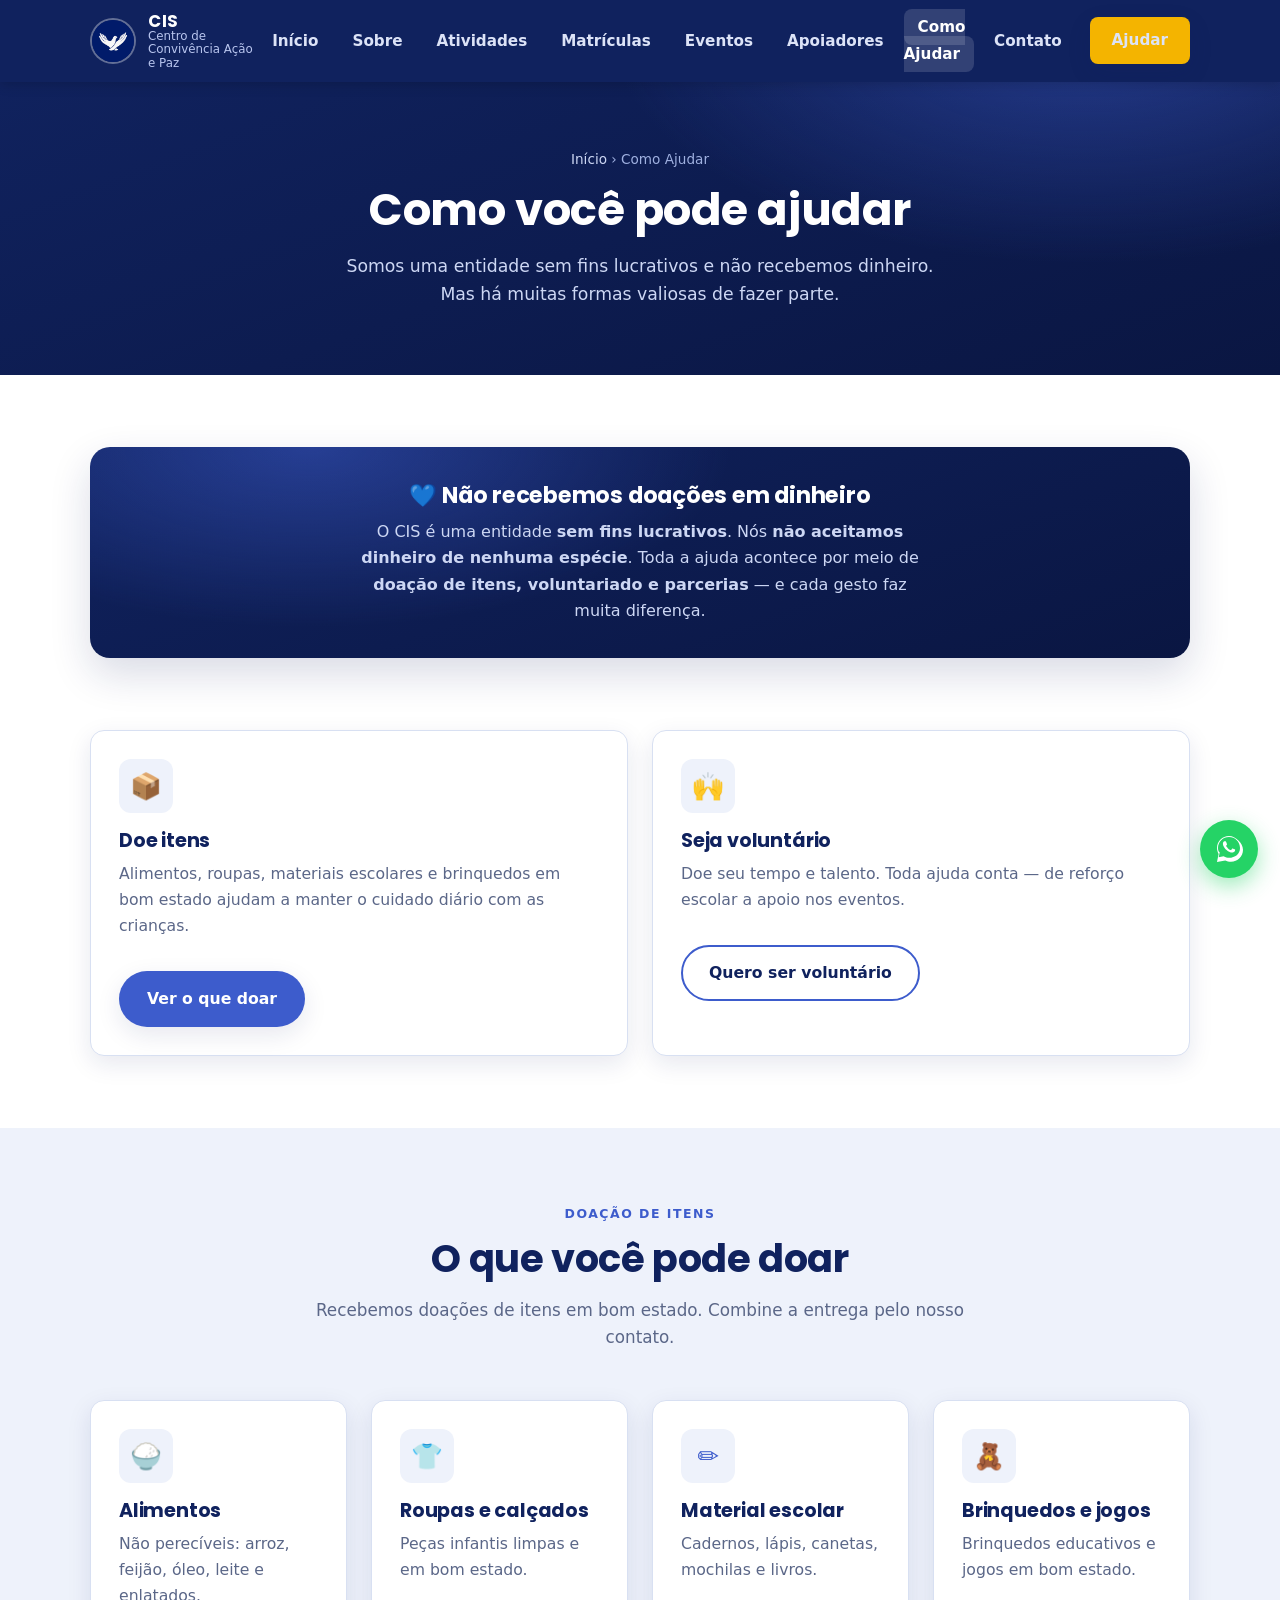
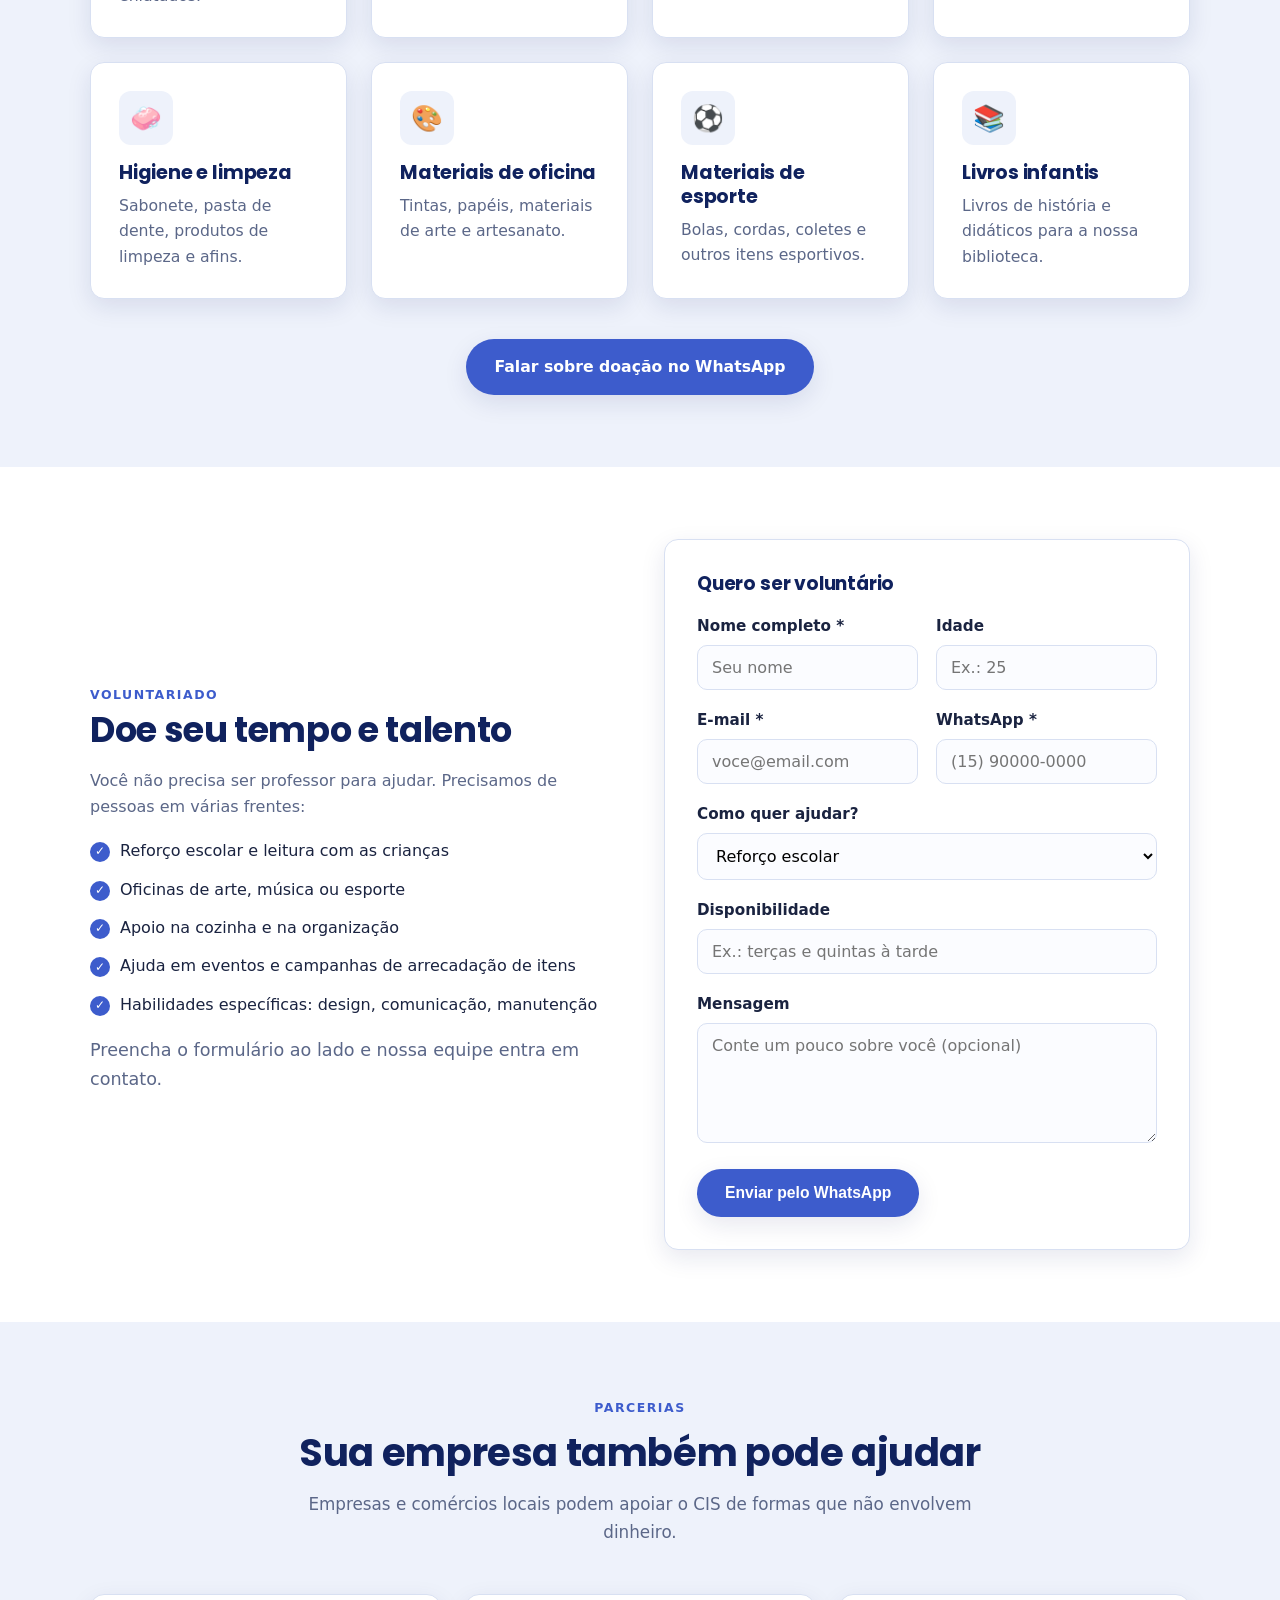
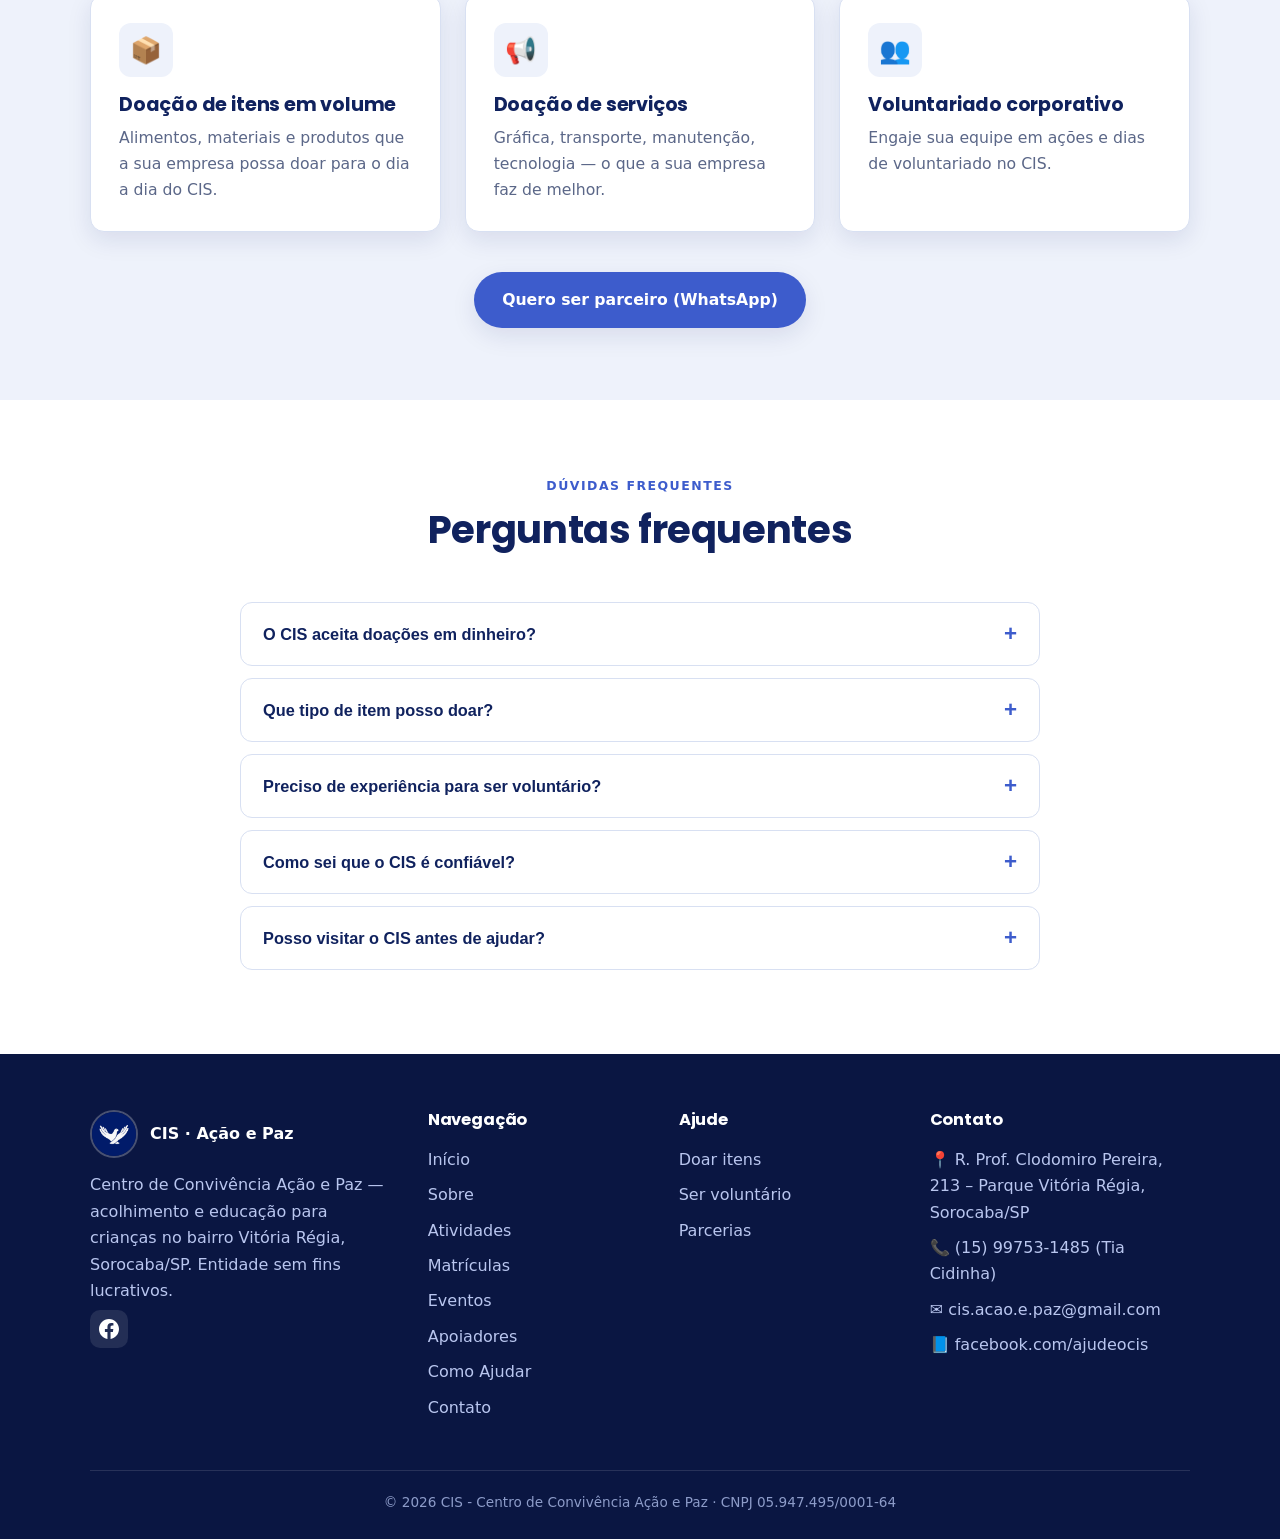
<file: como-ajudar.html>
<!DOCTYPE html>
<html lang="pt-BR">
<head>
  <meta charset="UTF-8" />
  <meta name="viewport" content="width=device-width, initial-scale=1.0" />
  <title>Como Ajudar · CIS - Centro de Convivência Ação e Paz</title>
  <meta name="description" content="Formas de ajudar o CIS, uma entidade sem fins lucrativos: doação de itens, voluntariado e parcerias. Não recebemos dinheiro." />
  <link rel="icon" type="image/png" href="imagens/logo.png" />
  <meta property="og:type" content="website" />
  <meta property="og:locale" content="pt_BR" />
  <meta property="og:site_name" content="CIS - Centro de Convivência Ação e Paz" />
  <meta property="og:title" content="Como ajudar o CIS" />
  <meta property="og:description" content="Ajude com doação de itens, voluntariado ou parcerias. Entidade sem fins lucrativos que cuida de crianças." />
  <meta property="og:url" content="https://luanrennanb15.github.io/Ong-Centro-de-convivencia-acao-e-paz/como-ajudar.html" />
  <meta property="og:image" content="https://luanrennanb15.github.io/Ong-Centro-de-convivencia-acao-e-paz/imagens/logo.png" />
  <meta property="og:image:alt" content="Logo do CIS — pomba formada por duas mãos" />
  <meta name="twitter:card" content="summary_large_image" />
  <meta name="twitter:title" content="Como ajudar o CIS" />
  <meta name="twitter:description" content="Doação de itens, voluntariado e parcerias." />
  <meta name="twitter:image" content="https://luanrennanb15.github.io/Ong-Centro-de-convivencia-acao-e-paz/imagens/logo.png" />
  <link rel="stylesheet" href="css/estilo.css" />
</head>
<body>


  <header class="site-header">
    <nav class="nav">
      <a href="index.html" class="brand">
        <img src="imagens/logo.png" alt="Logo CIS - pomba formada por duas mãos" />
        <span class="brand-text"><strong>CIS</strong><span>Centro de Convivência Ação e Paz</span></span>
      </a>
      <button class="nav-toggle" aria-label="Abrir menu"><span></span><span></span><span></span></button>
      <ul class="nav-links">
        <li><a href="index.html">Início</a></li>
        <li><a href="sobre.html">Sobre</a></li>
        <li><a href="atividades.html">Atividades</a></li><li><a href="matriculas.html">Matrículas</a></li><li><a href="eventos.html">Eventos</a></li><li><a href="apoiadores.html">Apoiadores</a></li>
        <li><a href="como-ajudar.html" class="active">Como Ajudar</a></li>
        <li><a href="contato.html">Contato</a></li>
        <li><a href="#itens" class="btn btn-gold">Ajudar</a></li>
      </ul>
    </nav>
  </header>

  <section class="page-hero">
    <div class="container">
      <div class="breadcrumb"><a href="index.html">Início</a> › Como Ajudar</div>
      <h1>Como você pode ajudar</h1>
      <p>Somos uma entidade sem fins lucrativos e não recebemos dinheiro. Mas há muitas formas valiosas de fazer parte.</p>
    </div>
  </section>

  <!-- AVISO SEM FINS LUCRATIVOS -->
  <section style="padding-bottom:0;">
    <div class="container">
      <div class="cta-band" style="padding:34px 30px;">
        <h2 style="font-size:1.4rem;margin-bottom:10px;">💙 Não recebemos doações em dinheiro</h2>
        <p style="margin-bottom:0;">O CIS é uma entidade <strong>sem fins lucrativos</strong>. Nós <strong>não aceitamos dinheiro de nenhuma espécie</strong>. Toda a ajuda acontece por meio de <strong>doação de itens, voluntariado e parcerias</strong> — e cada gesto faz muita diferença.</p>
      </div>
    </div>
  </section>

  <!-- DOIS CAMINHOS -->
  <section>
    <div class="container">
      <div class="grid grid-2">
        <div class="card"><div class="ico">📦</div><h3>Doe itens</h3><p>Alimentos, roupas, materiais escolares e brinquedos em bom estado ajudam a manter o cuidado diário com as crianças.</p><a href="#itens" class="btn btn-primary mt-32">Ver o que doar</a></div>
        <div class="card"><div class="ico">🙌</div><h3>Seja voluntário</h3><p>Doe seu tempo e talento. Toda ajuda conta — de reforço escolar a apoio nos eventos.</p><a href="#voluntariado" class="btn btn-outline-navy mt-32">Quero ser voluntário</a></div>
      </div>
    </div>
  </section>

  <!-- DOAÇÃO DE ITENS -->
  <section id="itens" class="section-tint">
    <div class="container">
      <div class="section-head">
        <span class="eyebrow">Doação de itens</span>
        <h2>O que você pode doar</h2>
        <p>Recebemos doações de itens em bom estado. Combine a entrega pelo nosso contato.</p>
      </div>
      <div class="grid grid-4">
        <div class="card"><div class="ico">🍚</div><h3>Alimentos</h3><p>Não perecíveis: arroz, feijão, óleo, leite e enlatados.</p></div>
        <div class="card"><div class="ico">👕</div><h3>Roupas e calçados</h3><p>Peças infantis limpas e em bom estado.</p></div>
        <div class="card"><div class="ico">✏️</div><h3>Material escolar</h3><p>Cadernos, lápis, canetas, mochilas e livros.</p></div>
        <div class="card"><div class="ico">🧸</div><h3>Brinquedos e jogos</h3><p>Brinquedos educativos e jogos em bom estado.</p></div>
        <div class="card"><div class="ico">🧼</div><h3>Higiene e limpeza</h3><p>Sabonete, pasta de dente, produtos de limpeza e afins.</p></div>
        <div class="card"><div class="ico">🎨</div><h3>Materiais de oficina</h3><p>Tintas, papéis, materiais de arte e artesanato.</p></div>
        <div class="card"><div class="ico">⚽</div><h3>Materiais de esporte</h3><p>Bolas, cordas, coletes e outros itens esportivos.</p></div>
        <div class="card"><div class="ico">📚</div><h3>Livros infantis</h3><p>Livros de história e didáticos para a nossa biblioteca.</p></div>
      </div>
      <div class="text-center mt-40"><a href="https://wa.me/5515997531485?text=Ol%C3%A1!%20Entrei%20no%20site%20do%20CIS%20e%20gostaria%20de%20ajudar%20com%20doa%C3%A7%C3%B5es." target="_blank" rel="noopener" class="btn btn-primary">Falar sobre doação no WhatsApp</a></div>
    </div>
  </section>

  <!-- VOLUNTARIADO -->
  <section id="voluntariado">
    <div class="container split">
      <div>
        <span class="eyebrow" style="color:var(--accent);font-weight:700;text-transform:uppercase;letter-spacing:.12em;font-size:.78rem;">Voluntariado</span>
        <h2>Doe seu tempo e talento</h2>
        <p>Você não precisa ser professor para ajudar. Precisamos de pessoas em várias frentes:</p>
        <ul class="check-list">
          <li>Reforço escolar e leitura com as crianças</li>
          <li>Oficinas de arte, música ou esporte</li>
          <li>Apoio na cozinha e na organização</li>
          <li>Ajuda em eventos e campanhas de arrecadação de itens</li>
          <li>Habilidades específicas: design, comunicação, manutenção</li>
        </ul>
        <p class="lead">Preencha o formulário ao lado e nossa equipe entra em contato.</p>
      </div>
      <div>
        <form class="form-card" data-wa="Olá! Entrei no site do CIS e quero me inscrever como voluntário. Seguem meus dados:">
          <h3 style="margin-bottom:18px;">Quero ser voluntário</h3>
          <div class="form-row">
            <div class="field"><label>Nome completo *</label><input type="text" required placeholder="Seu nome" /></div>
            <div class="field"><label>Idade</label><input type="number" min="16" placeholder="Ex.: 25" /></div>
          </div>
          <div class="form-row">
            <div class="field"><label>E-mail *</label><input type="email" required placeholder="voce@email.com" /></div>
            <div class="field"><label>WhatsApp *</label><input type="tel" required placeholder="(15) 90000-0000" /></div>
          </div>
          <div class="field">
            <label>Como quer ajudar?</label>
            <select>
              <option>Reforço escolar</option>
              <option>Oficinas (arte, música, esporte)</option>
              <option>Apoio na cozinha/organização</option>
              <option>Eventos e campanhas</option>
              <option>Habilidade específica</option>
              <option>Onde for preciso</option>
            </select>
          </div>
          <div class="field"><label>Disponibilidade</label><input type="text" placeholder="Ex.: terças e quintas à tarde" /></div>
          <div class="field"><label>Mensagem</label><textarea placeholder="Conte um pouco sobre você (opcional)"></textarea></div>
          <button type="submit" class="btn btn-primary">Enviar pelo WhatsApp</button>
          <div class="form-msg">✓ Abrindo o WhatsApp com a sua inscrição… Se não abrir, chame no (15) 99753-1485.</div>
        </form>
      </div>
    </div>
  </section>

  <!-- PARCERIAS -->
  <section id="parcerias" class="section-tint">
    <div class="container">
      <div class="section-head">
        <span class="eyebrow">Parcerias</span>
        <h2>Sua empresa também pode ajudar</h2>
        <p>Empresas e comércios locais podem apoiar o CIS de formas que não envolvem dinheiro.</p>
      </div>
      <div class="grid grid-3">
        <div class="card"><div class="ico">📦</div><h3>Doação de itens em volume</h3><p>Alimentos, materiais e produtos que a sua empresa possa doar para o dia a dia do CIS.</p></div>
        <div class="card"><div class="ico">📢</div><h3>Doação de serviços</h3><p>Gráfica, transporte, manutenção, tecnologia — o que a sua empresa faz de melhor.</p></div>
        <div class="card"><div class="ico">👥</div><h3>Voluntariado corporativo</h3><p>Engaje sua equipe em ações e dias de voluntariado no CIS.</p></div>
      </div>
      <div class="text-center mt-40"><a href="https://wa.me/5515997531485?text=Ol%C3%A1!%20Entrei%20no%20site%20do%20CIS%20e%20gostaria%20de%20me%20tornar%20apoiador%2Fparceiro." target="_blank" rel="noopener" class="btn btn-primary">Quero ser parceiro (WhatsApp)</a></div>
    </div>
  </section>

  <!-- FAQ -->
  <section>
    <div class="container">
      <div class="section-head">
        <span class="eyebrow">Dúvidas frequentes</span>
        <h2>Perguntas frequentes</h2>
      </div>
      <div class="faq">
        <div class="faq-item">
          <button class="faq-q">O CIS aceita doações em dinheiro? <span class="plus">+</span></button>
          <div class="faq-a"><p>Não. Somos uma entidade sem fins lucrativos e <strong>não recebemos dinheiro de nenhuma espécie</strong>. A ajuda acontece por doação de itens, voluntariado e parcerias.</p></div>
        </div>
        <div class="faq-item">
          <button class="faq-q">Que tipo de item posso doar? <span class="plus">+</span></button>
          <div class="faq-a"><p>Alimentos não perecíveis, roupas e calçados infantis, material escolar, brinquedos, itens de higiene e materiais para as oficinas — sempre em bom estado. Entre em contato para combinar a entrega.</p></div>
        </div>
        <div class="faq-item">
          <button class="faq-q">Preciso de experiência para ser voluntário? <span class="plus">+</span></button>
          <div class="faq-a"><p>Não. Há atividades para todos os perfis. O mais importante é o compromisso e o carinho com as crianças. Nossa equipe orienta cada novo voluntário.</p></div>
        </div>
        <div class="faq-item">
          <button class="faq-q">Como sei que o CIS é confiável? <span class="plus">+</span></button>
          <div class="faq-a"><p>Somos uma entidade sem fins lucrativos com mais de 30 anos de história no Parque Vitória Régia, em Sorocaba, inscrita no <strong>CNPJ 05.947.495/0001-64</strong>. Você pode nos visitar, conhecer o espaço e as crianças, e falar diretamente com a nossa equipe pelo WhatsApp ou Facebook.</p></div>
        </div>
        <div class="faq-item">
          <button class="faq-q">Posso visitar o CIS antes de ajudar? <span class="plus">+</span></button>
          <div class="faq-a"><p>Claro! Ficaremos felizes em receber você para conhecer o espaço e as crianças. Agende uma visita pelo nosso contato.</p></div>
        </div>
      </div>
    </div>
  </section>

  <footer class="site-footer">
    <div class="container">
      <div class="footer-grid">
        <div>
          <div class="footer-brand"><img src="imagens/logo.png" alt="Logo CIS" /><strong>CIS · Ação e Paz</strong></div>
          <p>Centro de Convivência Ação e Paz — acolhimento e educação para crianças no bairro Vitória Régia, Sorocaba/SP. Entidade sem fins lucrativos.</p>
          <div class="socials"><a href="https://www.facebook.com/ajudeocis/" target="_blank" rel="noopener" title="Facebook do CIS" aria-label="Facebook do CIS"><svg viewBox="0 0 24 24" width="20" height="20" fill="currentColor" aria-hidden="true"><path d="M24 12.07C24 5.4 18.63 0 12 0S0 5.4 0 12.07C0 18.1 4.39 23.1 10.13 24v-8.44H7.08v-3.49h3.05V9.41c0-3.02 1.79-4.69 4.53-4.69 1.31 0 2.68.24 2.68.24v2.97h-1.51c-1.49 0-1.95.93-1.95 1.88v2.26h3.32l-.53 3.49h-2.79V24C19.61 23.1 24 18.1 24 12.07z"/></svg></a></div>
        </div>
        <div><h4>Navegação</h4><ul><li><a href="index.html">Início</a></li><li><a href="sobre.html">Sobre</a></li><li><a href="atividades.html">Atividades</a></li><li><a href="matriculas.html">Matrículas</a></li><li><a href="eventos.html">Eventos</a></li><li><a href="apoiadores.html">Apoiadores</a></li><li><a href="como-ajudar.html">Como Ajudar</a></li><li><a href="contato.html">Contato</a></li></ul></div>
        <div><h4>Ajude</h4><ul><li><a href="#itens">Doar itens</a></li><li><a href="#voluntariado">Ser voluntário</a></li><li><a href="#parcerias">Parcerias</a></li></ul></div>
        <div><h4>Contato</h4><ul><li>📍 R. Prof. Clodomiro Pereira, 213 – Parque Vitória Régia, Sorocaba/SP</li><li>📞 <a href="https://wa.me/5515997531485" target="_blank" rel="noopener">(15) 99753-1485</a> (Tia Cidinha)</li><li>✉️ <a href="mailto:cis.acao.e.paz@gmail.com">cis.acao.e.paz@gmail.com</a></li><li>📘 <a href="https://www.facebook.com/ajudeocis/" target="_blank" rel="noopener">facebook.com/ajudeocis</a></li></ul></div>
      </div>
      <div class="footer-bottom">© <span id="ano">2026</span> CIS - Centro de Convivência Ação e Paz · CNPJ 05.947.495/0001-64</div>
    </div>
  </footer>

  <a class="whatsapp-float" href="https://wa.me/5515997531485?text=Ol%C3%A1!%20Vim%20pelo%20site%20do%20CIS%20e%20gostaria%20de%20ajudar." target="_blank" rel="noopener" title="Fale com o CIS no WhatsApp (Tia Cidinha)">
    <svg viewBox="0 0 32 32"><path d="M16 3C9.4 3 4 8.4 4 15c0 2.1.6 4.1 1.6 5.9L4 29l8.3-1.6c1.7.9 3.6 1.4 5.7 1.4 6.6 0 12-5.4 12-12S22.6 3 16 3zm0 21.8c-1.8 0-3.5-.5-5-1.3l-.4-.2-4.9 1 1-4.8-.3-.4C5.5 18.4 5 16.7 5 15 5 8.9 9.9 4 16 4s11 4.9 11 11-4.9 9.8-11 9.8zm6-8.2c-.3-.2-1.9-1-2.2-1.1-.3-.1-.5-.2-.7.2-.2.3-.8 1-.9 1.2-.2.2-.3.2-.6.1-.3-.2-1.4-.5-2.6-1.6-1-.9-1.6-1.9-1.8-2.3-.2-.3 0-.5.1-.6.1-.1.3-.3.4-.5.1-.2.2-.3.3-.5.1-.2 0-.4 0-.5-.1-.2-.7-1.7-1-2.3-.2-.6-.5-.5-.7-.5h-.6c-.2 0-.5.1-.8.4-.3.3-1 1-1 2.5s1.1 2.9 1.2 3.1c.2.2 2.1 3.3 5.1 4.6.7.3 1.3.5 1.7.6.7.2 1.4.2 1.9.1.6-.1 1.9-.8 2.1-1.5.3-.7.3-1.4.2-1.5-.1-.2-.3-.2-.6-.4z"/></svg>
  </a>

  <script src="js/script.js"></script>
</body>
</html>
</file>
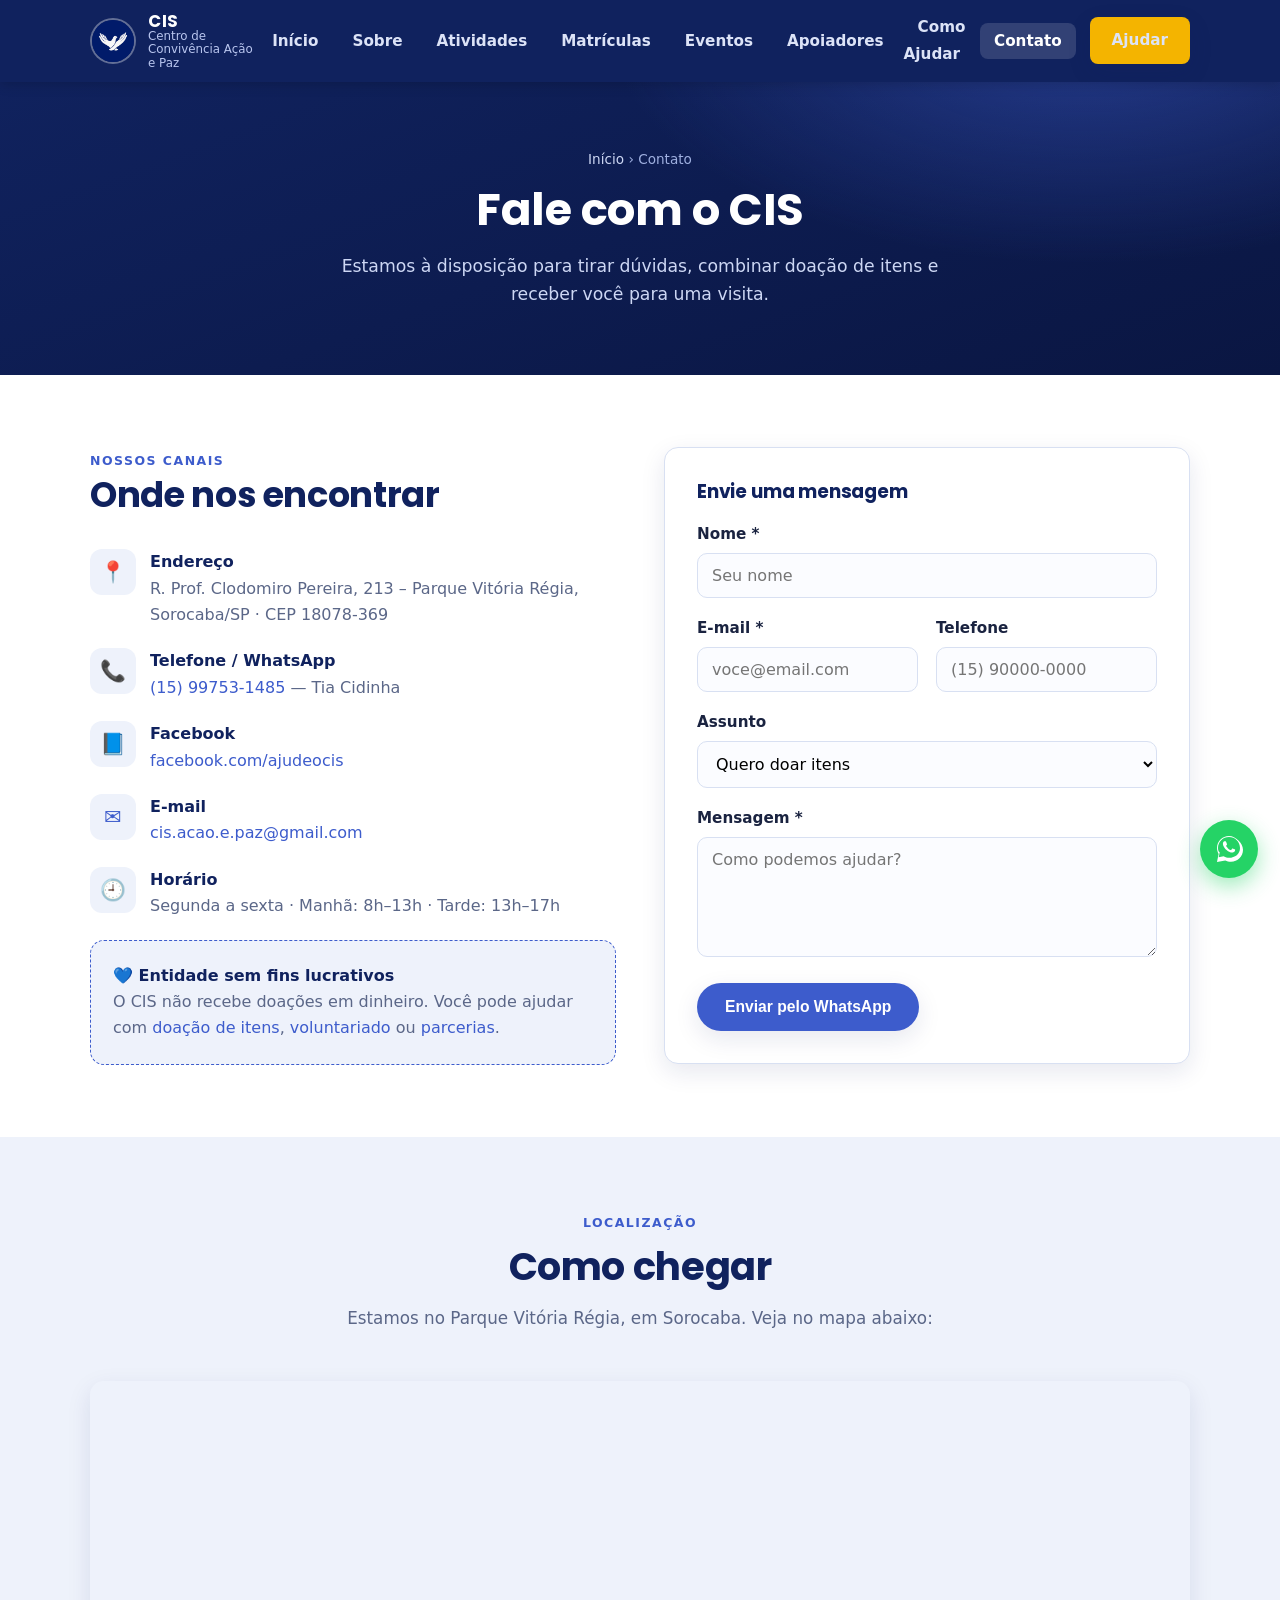
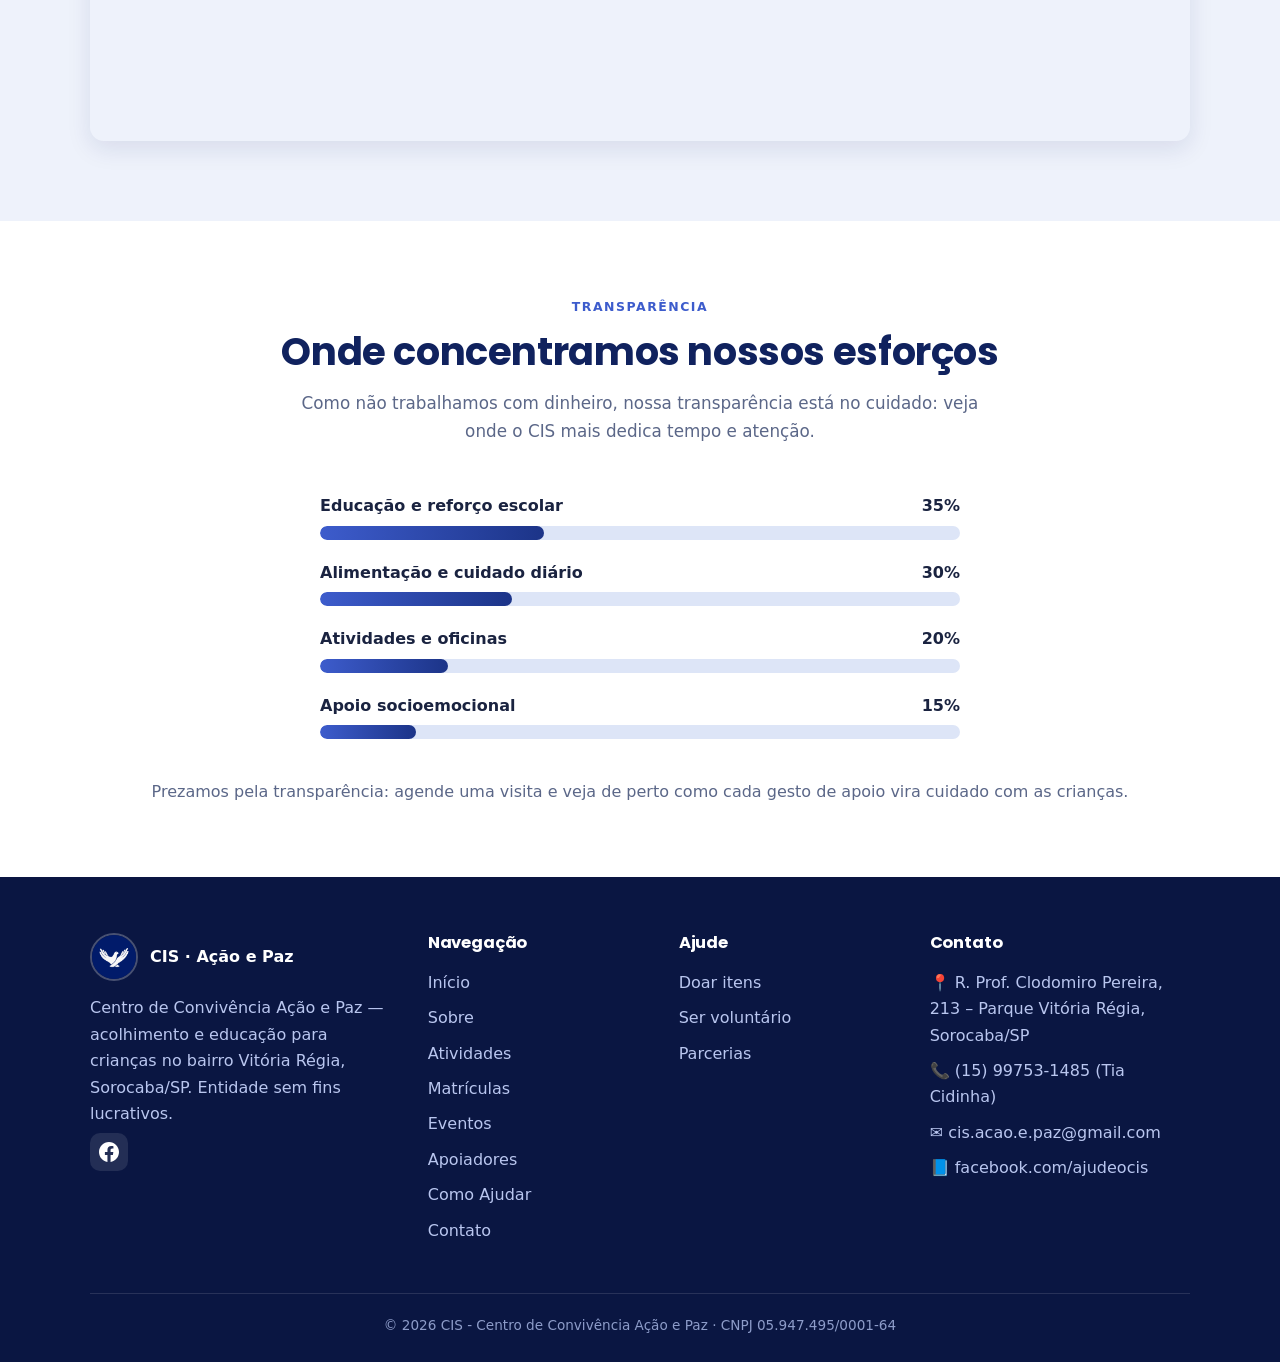
<file: contato.html>
<!DOCTYPE html>
<html lang="pt-BR">
<head>
  <meta charset="UTF-8" />
  <meta name="viewport" content="width=device-width, initial-scale=1.0" />
  <title>Contato · CIS - Centro de Convivência Ação e Paz</title>
  <meta name="description" content="Fale com o Centro de Convivência Ação e Paz. Endereço, WhatsApp e e-mail. Entidade sem fins lucrativos." />
  <link rel="icon" type="image/png" href="imagens/logo.png" />
  <meta property="og:type" content="website" />
  <meta property="og:locale" content="pt_BR" />
  <meta property="og:site_name" content="CIS - Centro de Convivência Ação e Paz" />
  <meta property="og:title" content="Contato — CIS" />
  <meta property="og:description" content="Fale com o Centro de Convivência Ação e Paz, no Parque Vitória Régia, Sorocaba/SP." />
  <meta property="og:url" content="https://luanrennanb15.github.io/Ong-Centro-de-convivencia-acao-e-paz/contato.html" />
  <meta property="og:image" content="https://luanrennanb15.github.io/Ong-Centro-de-convivencia-acao-e-paz/imagens/logo.png" />
  <meta property="og:image:alt" content="Logo do CIS — pomba formada por duas mãos" />
  <meta name="twitter:card" content="summary_large_image" />
  <meta name="twitter:title" content="Contato — CIS" />
  <meta name="twitter:description" content="Fale com o Centro de Convivência Ação e Paz em Sorocaba/SP." />
  <meta name="twitter:image" content="https://luanrennanb15.github.io/Ong-Centro-de-convivencia-acao-e-paz/imagens/logo.png" />
  <link rel="stylesheet" href="css/estilo.css" />
</head>
<body>


  <header class="site-header">
    <nav class="nav">
      <a href="index.html" class="brand">
        <img src="imagens/logo.png" alt="Logo CIS - pomba formada por duas mãos" />
        <span class="brand-text"><strong>CIS</strong><span>Centro de Convivência Ação e Paz</span></span>
      </a>
      <button class="nav-toggle" aria-label="Abrir menu"><span></span><span></span><span></span></button>
      <ul class="nav-links">
        <li><a href="index.html">Início</a></li>
        <li><a href="sobre.html">Sobre</a></li>
        <li><a href="atividades.html">Atividades</a></li><li><a href="matriculas.html">Matrículas</a></li><li><a href="eventos.html">Eventos</a></li><li><a href="apoiadores.html">Apoiadores</a></li>
        <li><a href="como-ajudar.html">Como Ajudar</a></li>
        <li><a href="contato.html" class="active">Contato</a></li>
        <li><a href="como-ajudar.html" class="btn btn-gold">Ajudar</a></li>
      </ul>
    </nav>
  </header>

  <section class="page-hero">
    <div class="container">
      <div class="breadcrumb"><a href="index.html">Início</a> › Contato</div>
      <h1>Fale com o CIS</h1>
      <p>Estamos à disposição para tirar dúvidas, combinar doação de itens e receber você para uma visita.</p>
    </div>
  </section>

  <!-- CONTATO + FORM -->
  <section>
    <div class="container split">
      <div>
        <span class="eyebrow" style="color:var(--accent);font-weight:700;text-transform:uppercase;letter-spacing:.12em;font-size:.78rem;">Nossos canais</span>
        <h2>Onde nos encontrar</h2>
        <ul class="info-list mt-32">
          <li><div class="ico">📍</div><div><strong>Endereço</strong><span>R. Prof. Clodomiro Pereira, 213 – Parque Vitória Régia, Sorocaba/SP · CEP 18078-369</span></div></li>
          <li><div class="ico">📞</div><div><strong>Telefone / WhatsApp</strong><span><a href="https://wa.me/5515997531485" target="_blank" rel="noopener">(15) 99753-1485</a> — Tia Cidinha</span></div></li>
          <li><div class="ico">📘</div><div><strong>Facebook</strong><span><a href="https://www.facebook.com/ajudeocis/" target="_blank" rel="noopener">facebook.com/ajudeocis</a></span></div></li>
          <li><div class="ico">✉️</div><div><strong>E-mail</strong><span><a href="mailto:cis.acao.e.paz@gmail.com">cis.acao.e.paz@gmail.com</a></span></div></li>
          <li><div class="ico">🕘</div><div><strong>Horário</strong><span>Segunda a sexta · Manhã: 8h–13h · Tarde: 13h–17h</span></div></li>
        </ul>
        <div class="pix-box">
          <strong>💙 Entidade sem fins lucrativos</strong><br />
          <span style="color:var(--muted);">O CIS não recebe doações em dinheiro. Você pode ajudar com <a href="como-ajudar.html#itens">doação de itens</a>, <a href="como-ajudar.html#voluntariado">voluntariado</a> ou <a href="como-ajudar.html#parcerias">parcerias</a>.</span>
        </div>
      </div>
      <div>
        <form class="form-card" data-wa="Olá! Entrei no site do CIS. Seguem os dados do meu contato:">
          <h3 style="margin-bottom:18px;">Envie uma mensagem</h3>
          <div class="field"><label>Nome *</label><input type="text" required placeholder="Seu nome" /></div>
          <div class="form-row">
            <div class="field"><label>E-mail *</label><input type="email" required placeholder="voce@email.com" /></div>
            <div class="field"><label>Telefone</label><input type="tel" placeholder="(15) 90000-0000" /></div>
          </div>
          <div class="field">
            <label>Assunto</label>
            <select><option>Quero doar itens</option><option>Quero ser voluntário</option><option>Proposta de parceria</option><option>Agendar uma visita</option><option>Outro assunto</option></select>
          </div>
          <div class="field"><label>Mensagem *</label><textarea required placeholder="Como podemos ajudar?"></textarea></div>
          <button type="submit" class="btn btn-primary">Enviar pelo WhatsApp</button>
          <div class="form-msg">✓ Abrindo o WhatsApp com a sua mensagem… Se não abrir, chame no (15) 99753-1485.</div>
        </form>
      </div>
    </div>
  </section>

  <!-- MAPA -->
  <section class="section-tint">
    <div class="container">
      <div class="section-head">
        <span class="eyebrow">Localização</span>
        <h2>Como chegar</h2>
        <p>Estamos no Parque Vitória Régia, em Sorocaba. Veja no mapa abaixo:</p>
      </div>
      <iframe
        title="Mapa do CIS - R. Prof. Clodomiro Pereira, 213, Sorocaba/SP"
        src="https://www.google.com/maps?q=R.%20Prof.%20Clodomiro%20Pereira,%20213%20-%20Parque%20Vitoria%20Regia,%20Sorocaba%20-%20SP,%2018078-369&output=embed"
        style="width:100%;height:360px;border:0;border-radius:var(--radius);box-shadow:var(--shadow);"
        loading="lazy" referrerpolicy="no-referrer-when-downgrade" allowfullscreen></iframe>
      <div class="media" style="display:none;min-height:300px;border-radius:var(--radius);">
        <div class="ph">🗺️ Espaço para o mapa interativo<br />(Google Maps do endereço real)</div>
      </div>
    </div>
  </section>

  <!-- ONDE ATUAMOS -->
  <section>
    <div class="container">
      <div class="section-head">
        <span class="eyebrow">Transparência</span>
        <h2>Onde concentramos nossos esforços</h2>
        <p>Como não trabalhamos com dinheiro, nossa transparência está no cuidado: veja onde o CIS mais dedica tempo e atenção.</p>
      </div>
      <div class="bars">
        <div class="bar-row"><div class="bar-top"><span>Educação e reforço escolar</span><span>35%</span></div><div class="bar-track"><div class="bar-fill" data-value="35"></div></div></div>
        <div class="bar-row"><div class="bar-top"><span>Alimentação e cuidado diário</span><span>30%</span></div><div class="bar-track"><div class="bar-fill" data-value="30"></div></div></div>
        <div class="bar-row"><div class="bar-top"><span>Atividades e oficinas</span><span>20%</span></div><div class="bar-track"><div class="bar-fill" data-value="20"></div></div></div>
        <div class="bar-row"><div class="bar-top"><span>Apoio socioemocional</span><span>15%</span></div><div class="bar-track"><div class="bar-fill" data-value="15"></div></div></div>
      </div>
      <p class="text-center mt-40" style="color:var(--muted);">Prezamos pela transparência: agende uma visita e veja de perto como cada gesto de apoio vira cuidado com as crianças.</p>
    </div>
  </section>

  <footer class="site-footer">
    <div class="container">
      <div class="footer-grid">
        <div>
          <div class="footer-brand"><img src="imagens/logo.png" alt="Logo CIS" /><strong>CIS · Ação e Paz</strong></div>
          <p>Centro de Convivência Ação e Paz — acolhimento e educação para crianças no bairro Vitória Régia, Sorocaba/SP. Entidade sem fins lucrativos.</p>
          <div class="socials"><a href="https://www.facebook.com/ajudeocis/" target="_blank" rel="noopener" title="Facebook do CIS" aria-label="Facebook do CIS"><svg viewBox="0 0 24 24" width="20" height="20" fill="currentColor" aria-hidden="true"><path d="M24 12.07C24 5.4 18.63 0 12 0S0 5.4 0 12.07C0 18.1 4.39 23.1 10.13 24v-8.44H7.08v-3.49h3.05V9.41c0-3.02 1.79-4.69 4.53-4.69 1.31 0 2.68.24 2.68.24v2.97h-1.51c-1.49 0-1.95.93-1.95 1.88v2.26h3.32l-.53 3.49h-2.79V24C19.61 23.1 24 18.1 24 12.07z"/></svg></a></div>
        </div>
        <div><h4>Navegação</h4><ul><li><a href="index.html">Início</a></li><li><a href="sobre.html">Sobre</a></li><li><a href="atividades.html">Atividades</a></li><li><a href="matriculas.html">Matrículas</a></li><li><a href="eventos.html">Eventos</a></li><li><a href="apoiadores.html">Apoiadores</a></li><li><a href="como-ajudar.html">Como Ajudar</a></li><li><a href="contato.html">Contato</a></li></ul></div>
        <div><h4>Ajude</h4><ul><li><a href="como-ajudar.html#itens">Doar itens</a></li><li><a href="como-ajudar.html#voluntariado">Ser voluntário</a></li><li><a href="como-ajudar.html#parcerias">Parcerias</a></li></ul></div>
        <div><h4>Contato</h4><ul><li>📍 R. Prof. Clodomiro Pereira, 213 – Parque Vitória Régia, Sorocaba/SP</li><li>📞 <a href="https://wa.me/5515997531485" target="_blank" rel="noopener">(15) 99753-1485</a> (Tia Cidinha)</li><li>✉️ <a href="mailto:cis.acao.e.paz@gmail.com">cis.acao.e.paz@gmail.com</a></li><li>📘 <a href="https://www.facebook.com/ajudeocis/" target="_blank" rel="noopener">facebook.com/ajudeocis</a></li></ul></div>
      </div>
      <div class="footer-bottom">© <span id="ano">2026</span> CIS - Centro de Convivência Ação e Paz · CNPJ 05.947.495/0001-64</div>
    </div>
  </footer>

  <a class="whatsapp-float" href="https://wa.me/5515997531485?text=Ol%C3%A1!%20Vim%20pelo%20site%20do%20CIS%20e%20gostaria%20de%20ajudar." target="_blank" rel="noopener" title="Fale com o CIS no WhatsApp (Tia Cidinha)">
    <svg viewBox="0 0 32 32"><path d="M16 3C9.4 3 4 8.4 4 15c0 2.1.6 4.1 1.6 5.9L4 29l8.3-1.6c1.7.9 3.6 1.4 5.7 1.4 6.6 0 12-5.4 12-12S22.6 3 16 3zm0 21.8c-1.8 0-3.5-.5-5-1.3l-.4-.2-4.9 1 1-4.8-.3-.4C5.5 18.4 5 16.7 5 15 5 8.9 9.9 4 16 4s11 4.9 11 11-4.9 9.8-11 9.8zm6-8.2c-.3-.2-1.9-1-2.2-1.1-.3-.1-.5-.2-.7.2-.2.3-.8 1-.9 1.2-.2.2-.3.2-.6.1-.3-.2-1.4-.5-2.6-1.6-1-.9-1.6-1.9-1.8-2.3-.2-.3 0-.5.1-.6.1-.1.3-.3.4-.5.1-.2.2-.3.3-.5.1-.2 0-.4 0-.5-.1-.2-.7-1.7-1-2.3-.2-.6-.5-.5-.7-.5h-.6c-.2 0-.5.1-.8.4-.3.3-1 1-1 2.5s1.1 2.9 1.2 3.1c.2.2 2.1 3.3 5.1 4.6.7.3 1.3.5 1.7.6.7.2 1.4.2 1.9.1.6-.1 1.9-.8 2.1-1.5.3-.7.3-1.4.2-1.5-.1-.2-.3-.2-.6-.4z"/></svg>
  </a>

  <script src="js/script.js"></script>
</body>
</html>
</file>
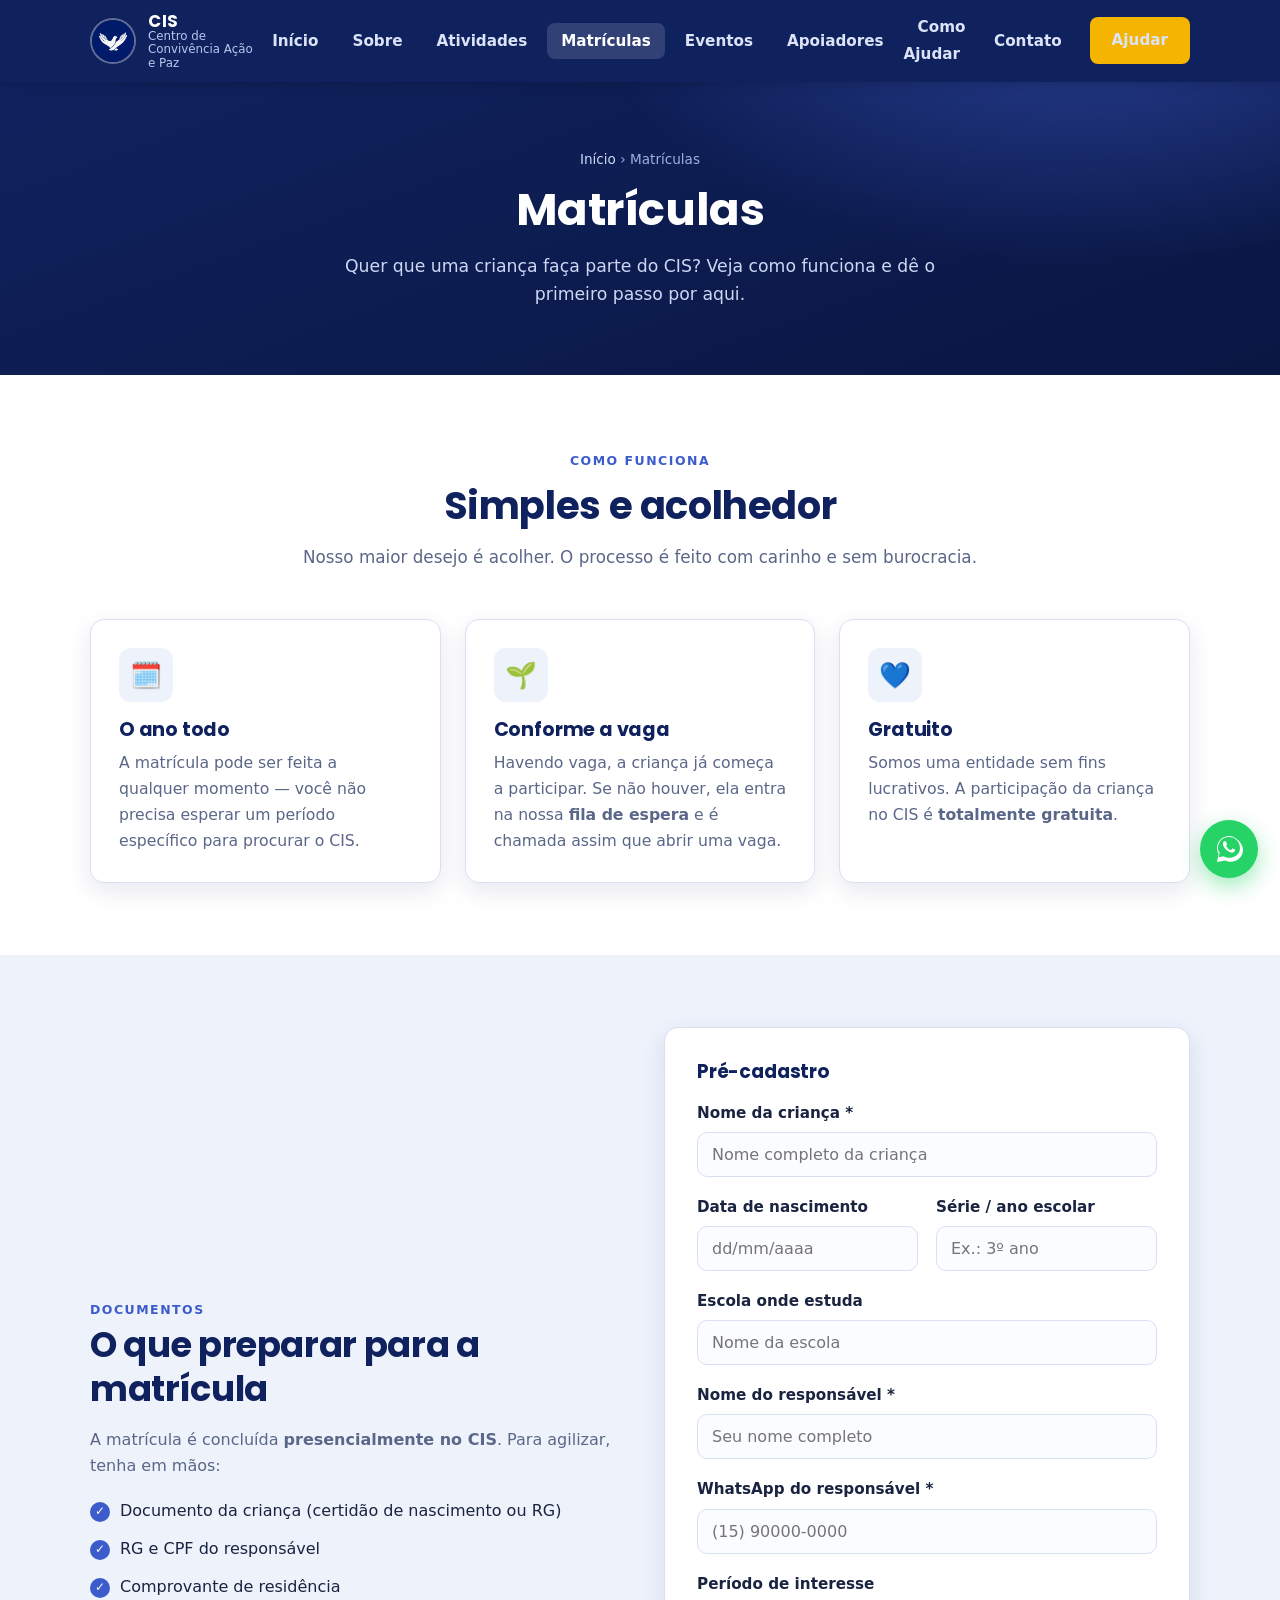
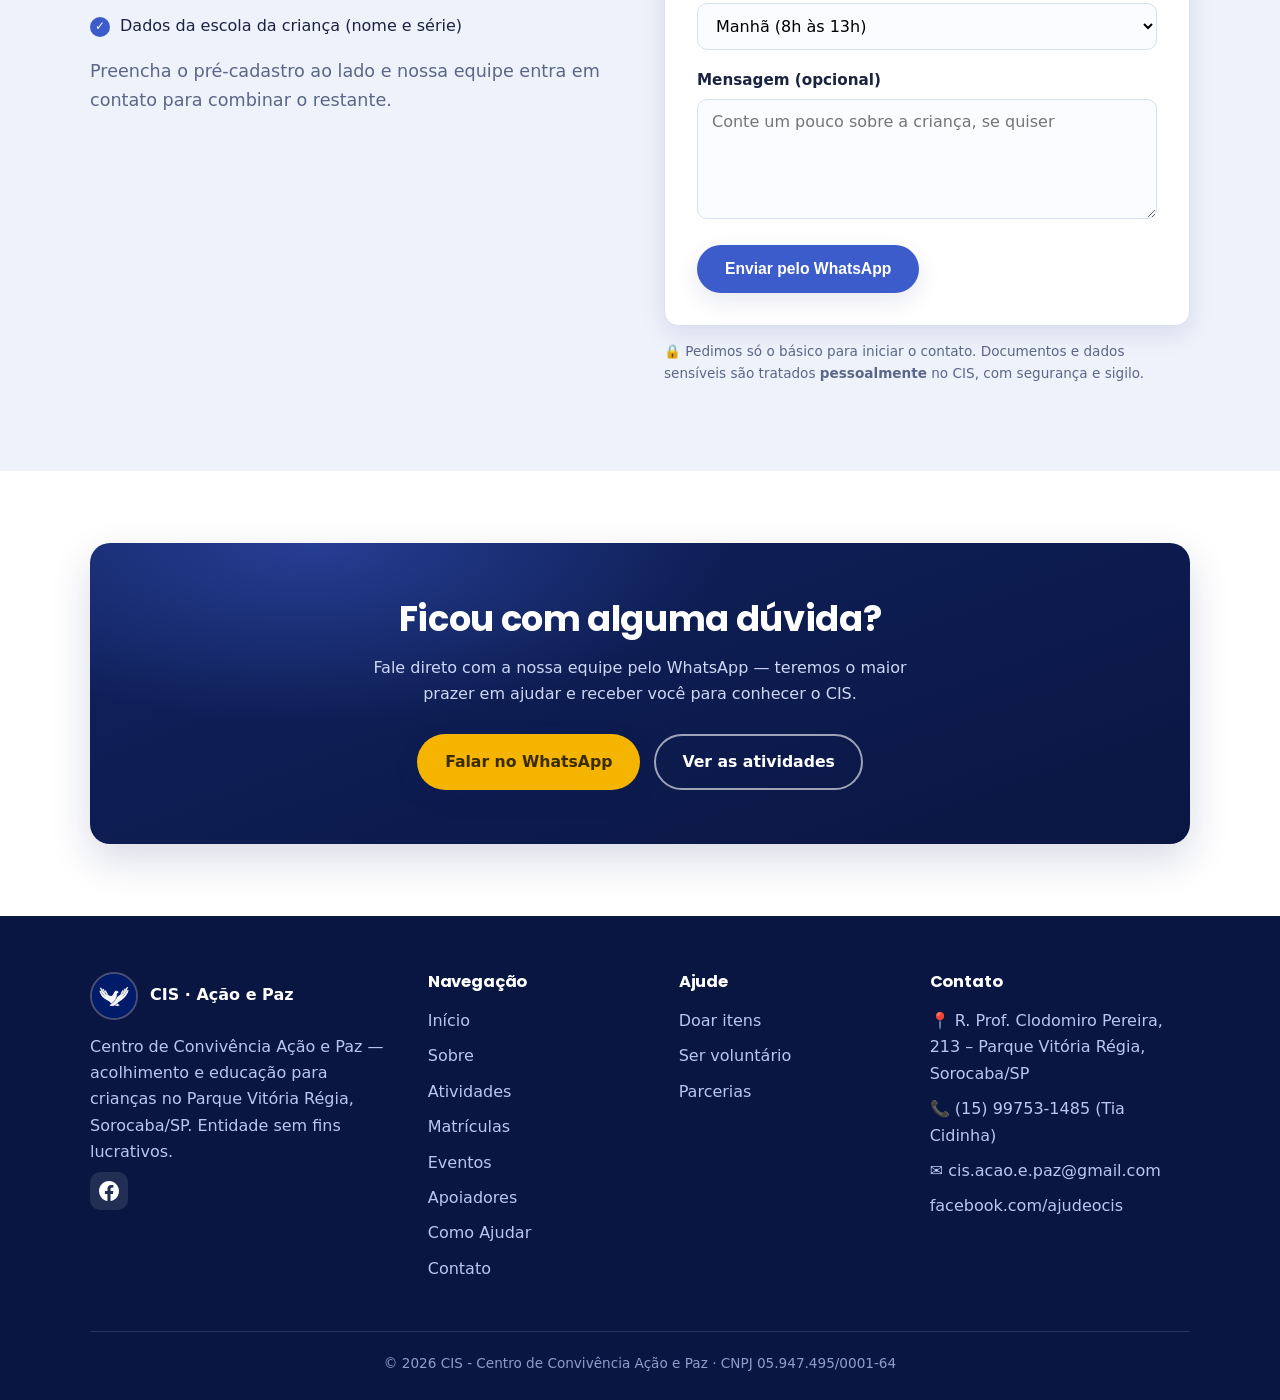
<file: matriculas.html>
<!DOCTYPE html>
<html lang="pt-BR">
<head>
  <meta charset="UTF-8" />
  <meta name="viewport" content="width=device-width, initial-scale=1.0" />
  <title>Matrículas · CIS - Centro de Convivência Ação e Paz</title>
  <meta name="description" content="Como matricular uma criança no CIS - Centro de Convivência Ação e Paz, em Sorocaba. Matrícula o ano todo, conforme a disponibilidade de vagas." />
  <link rel="icon" type="image/png" href="imagens/logo.png" />
  <meta property="og:type" content="website" />
  <meta property="og:locale" content="pt_BR" />
  <meta property="og:site_name" content="CIS - Centro de Convivência Ação e Paz" />
  <meta property="og:title" content="Matrículas — CIS" />
  <meta property="og:description" content="Matricule uma criança no CIS, em Sorocaba. Matrícula o ano todo, conforme a disponibilidade de vagas." />
  <meta property="og:url" content="https://luanrennanb15.github.io/Ong-Centro-de-convivencia-acao-e-paz/matriculas.html" />
  <meta property="og:image" content="https://luanrennanb15.github.io/Ong-Centro-de-convivencia-acao-e-paz/imagens/logo.png" />
  <meta property="og:image:alt" content="Logo do CIS — pomba formada por duas mãos" />
  <meta name="twitter:card" content="summary_large_image" />
  <meta name="twitter:title" content="Matrículas — CIS" />
  <meta name="twitter:description" content="Como matricular uma criança no CIS, em Sorocaba." />
  <meta name="twitter:image" content="https://luanrennanb15.github.io/Ong-Centro-de-convivencia-acao-e-paz/imagens/logo.png" />
  <link rel="stylesheet" href="css/estilo.css" />
</head>
<body>

  <header class="site-header">
    <nav class="nav">
      <a href="index.html" class="brand">
        <img src="imagens/logo.png" alt="Logo CIS - pomba formada por duas mãos" />
        <span class="brand-text"><strong>CIS</strong><span>Centro de Convivência Ação e Paz</span></span>
      </a>
      <button class="nav-toggle" aria-label="Abrir menu"><span></span><span></span><span></span></button>
      <ul class="nav-links">
        <li><a href="index.html">Início</a></li>
        <li><a href="sobre.html">Sobre</a></li>
        <li><a href="atividades.html">Atividades</a></li>
        <li><a href="matriculas.html" class="active">Matrículas</a></li>
        <li><a href="eventos.html">Eventos</a></li>
        <li><a href="apoiadores.html">Apoiadores</a></li>
        <li><a href="como-ajudar.html">Como Ajudar</a></li>
        <li><a href="contato.html">Contato</a></li>
        <li><a href="como-ajudar.html" class="btn btn-gold">Ajudar</a></li>
      </ul>
    </nav>
  </header>

  <section class="page-hero">
    <div class="container">
      <div class="breadcrumb"><a href="index.html">Início</a> › Matrículas</div>
      <h1>Matrículas</h1>
      <p>Quer que uma criança faça parte do CIS? Veja como funciona e dê o primeiro passo por aqui.</p>
    </div>
  </section>

  <!-- COMO FUNCIONA -->
  <section>
    <div class="container">
      <div class="section-head">
        <span class="eyebrow">Como funciona</span>
        <h2>Simples e acolhedor</h2>
        <p>Nosso maior desejo é acolher. O processo é feito com carinho e sem burocracia.</p>
      </div>
      <div class="grid grid-3">
        <div class="card">
          <div class="ico">🗓️</div>
          <h3>O ano todo</h3>
          <p>A matrícula pode ser feita a qualquer momento — você não precisa esperar um período específico para procurar o CIS.</p>
        </div>
        <div class="card">
          <div class="ico">🌱</div>
          <h3>Conforme a vaga</h3>
          <p>Havendo vaga, a criança já começa a participar. Se não houver, ela entra na nossa <strong>fila de espera</strong> e é chamada assim que abrir uma vaga.</p>
        </div>
        <div class="card">
          <div class="ico">💙</div>
          <h3>Gratuito</h3>
          <p>Somos uma entidade sem fins lucrativos. A participação da criança no CIS é <strong>totalmente gratuita</strong>.</p>
        </div>
      </div>
    </div>
  </section>

  <!-- O QUE LEVAR -->
  <section class="section-tint">
    <div class="container split">
      <div>
        <span class="eyebrow" style="color:var(--accent);font-weight:700;text-transform:uppercase;letter-spacing:.12em;font-size:.78rem;">Documentos</span>
        <h2>O que preparar para a matrícula</h2>
        <p>A matrícula é concluída <strong>presencialmente no CIS</strong>. Para agilizar, tenha em mãos:</p>
        <ul class="check-list">
          <li>Documento da criança (certidão de nascimento ou RG)</li>
          <li>RG e CPF do responsável</li>
          <li>Comprovante de residência</li>
          <li>Dados da escola da criança (nome e série)</li>
        </ul>
        <p class="lead">Preencha o pré-cadastro ao lado e nossa equipe entra em contato para combinar o restante.</p>
      </div>
      <div>
        <form class="form-card" data-wa="Olá! Tenho interesse em matricular uma criança no CIS. Seguem os dados para começarmos:">
          <h3 style="margin-bottom:18px;">Pré-cadastro</h3>
          <div class="field"><label>Nome da criança *</label><input type="text" required placeholder="Nome completo da criança" /></div>
          <div class="form-row">
            <div class="field"><label>Data de nascimento</label><input type="text" placeholder="dd/mm/aaaa" /></div>
            <div class="field"><label>Série / ano escolar</label><input type="text" placeholder="Ex.: 3º ano" /></div>
          </div>
          <div class="field"><label>Escola onde estuda</label><input type="text" placeholder="Nome da escola" /></div>
          <div class="field"><label>Nome do responsável *</label><input type="text" required placeholder="Seu nome completo" /></div>
          <div class="field"><label>WhatsApp do responsável *</label><input type="tel" required placeholder="(15) 90000-0000" /></div>
          <div class="field">
            <label>Período de interesse</label>
            <select>
              <option>Manhã (8h às 13h)</option>
              <option>Tarde (13h às 17h)</option>
              <option>Tanto faz</option>
            </select>
          </div>
          <div class="field"><label>Mensagem (opcional)</label><textarea placeholder="Conte um pouco sobre a criança, se quiser"></textarea></div>
          <button type="submit" class="btn btn-primary">Enviar pelo WhatsApp</button>
          <div class="form-msg">✓ Abrindo o WhatsApp com o seu pré-cadastro… Se não abrir, chame no (15) 99753-1485.</div>
        </form>
        <p style="font-size:.85rem;color:var(--muted);margin-top:14px;">🔒 Pedimos só o básico para iniciar o contato. Documentos e dados sensíveis são tratados <strong>pessoalmente</strong> no CIS, com segurança e sigilo.</p>
      </div>
    </div>
  </section>

  <!-- CTA -->
  <section>
    <div class="container">
      <div class="cta-band">
        <h2>Ficou com alguma dúvida?</h2>
        <p>Fale direto com a nossa equipe pelo WhatsApp — teremos o maior prazer em ajudar e receber você para conhecer o CIS.</p>
        <div class="hero-cta">
          <a href="https://wa.me/5515997531485?text=Ol%C3%A1!%20Tenho%20d%C3%BAvidas%20sobre%20a%20matr%C3%ADcula%20no%20CIS." target="_blank" rel="noopener" class="btn btn-gold">Falar no WhatsApp</a>
          <a href="atividades.html" class="btn btn-outline">Ver as atividades</a>
        </div>
      </div>
    </div>
  </section>

  <footer class="site-footer">
    <div class="container">
      <div class="footer-grid">
        <div>
          <div class="footer-brand"><img src="imagens/logo.png" alt="Logo CIS" /><strong>CIS · Ação e Paz</strong></div>
          <p>Centro de Convivência Ação e Paz — acolhimento e educação para crianças no Parque Vitória Régia, Sorocaba/SP. Entidade sem fins lucrativos.</p>
          <div class="socials"><a href="https://www.facebook.com/ajudeocis/" target="_blank" rel="noopener" title="Facebook do CIS" aria-label="Facebook do CIS"><svg viewBox="0 0 24 24" width="20" height="20" fill="currentColor" aria-hidden="true"><path d="M24 12.07C24 5.4 18.63 0 12 0S0 5.4 0 12.07C0 18.1 4.39 23.1 10.13 24v-8.44H7.08v-3.49h3.05V9.41c0-3.02 1.79-4.69 4.53-4.69 1.31 0 2.68.24 2.68.24v2.97h-1.51c-1.49 0-1.95.93-1.95 1.88v2.26h3.32l-.53 3.49h-2.79V24C19.61 23.1 24 18.1 24 12.07z"/></svg></a></div>
        </div>
        <div><h4>Navegação</h4><ul><li><a href="index.html">Início</a></li><li><a href="sobre.html">Sobre</a></li><li><a href="atividades.html">Atividades</a></li><li><a href="matriculas.html">Matrículas</a></li><li><a href="eventos.html">Eventos</a></li><li><a href="apoiadores.html">Apoiadores</a></li><li><a href="como-ajudar.html">Como Ajudar</a></li><li><a href="contato.html">Contato</a></li></ul></div>
        <div><h4>Ajude</h4><ul><li><a href="como-ajudar.html#itens">Doar itens</a></li><li><a href="como-ajudar.html#voluntariado">Ser voluntário</a></li><li><a href="como-ajudar.html#parcerias">Parcerias</a></li></ul></div>
        <div><h4>Contato</h4><ul><li>📍 R. Prof. Clodomiro Pereira, 213 – Parque Vitória Régia, Sorocaba/SP</li><li>📞 <a href="https://wa.me/5515997531485" target="_blank" rel="noopener">(15) 99753-1485</a> (Tia Cidinha)</li><li>✉️ <a href="mailto:cis.acao.e.paz@gmail.com">cis.acao.e.paz@gmail.com</a></li><li><a href="https://www.facebook.com/ajudeocis/" target="_blank" rel="noopener">facebook.com/ajudeocis</a></li></ul></div>
      </div>
      <div class="footer-bottom">© <span id="ano">2026</span> CIS - Centro de Convivência Ação e Paz · CNPJ 05.947.495/0001-64</div>
    </div>
  </footer>

  <a class="whatsapp-float" href="https://wa.me/5515997531485?text=Ol%C3%A1!%20Vim%20pelo%20site%20do%20CIS%20e%20gostaria%20de%20ajudar." target="_blank" rel="noopener" title="Fale com o CIS no WhatsApp (Tia Cidinha)">
    <svg viewBox="0 0 32 32"><path d="M16 3C9.4 3 4 8.4 4 15c0 2.1.6 4.1 1.6 5.9L4 29l8.3-1.6c1.7.9 3.6 1.4 5.7 1.4 6.6 0 12-5.4 12-12S22.6 3 16 3zm0 21.8c-1.8 0-3.5-.5-5-1.3l-.4-.2-4.9 1 1-4.8-.3-.4C5.5 18.4 5 16.7 5 15 5 8.9 9.9 4 16 4s11 4.9 11 11-4.9 9.8-11 9.8zm6-8.2c-.3-.2-1.9-1-2.2-1.1-.3-.1-.5-.2-.7.2-.2.3-.8 1-.9 1.2-.2.2-.3.2-.6.1-.3-.2-1.4-.5-2.6-1.6-1-.9-1.6-1.9-1.8-2.3-.2-.3 0-.5.1-.6.1-.1.3-.3.4-.5.1-.2.2-.3.3-.5.1-.2 0-.4 0-.5-.1-.2-.7-1.7-1-2.3-.2-.6-.5-.5-.7-.5h-.6c-.2 0-.5.1-.8.4-.3.3-1 1-1 2.5s1.1 2.9 1.2 3.1c.2.2 2.1 3.3 5.1 4.6.7.3 1.3.5 1.7.6.7.2 1.4.2 1.9.1.6-.1 1.9-.8 2.1-1.5.3-.7.3-1.4.2-1.5-.1-.2-.3-.2-.6-.4z"/></svg>
  </a>

  <script src="js/script.js"></script>
</body>
</html>
</file>
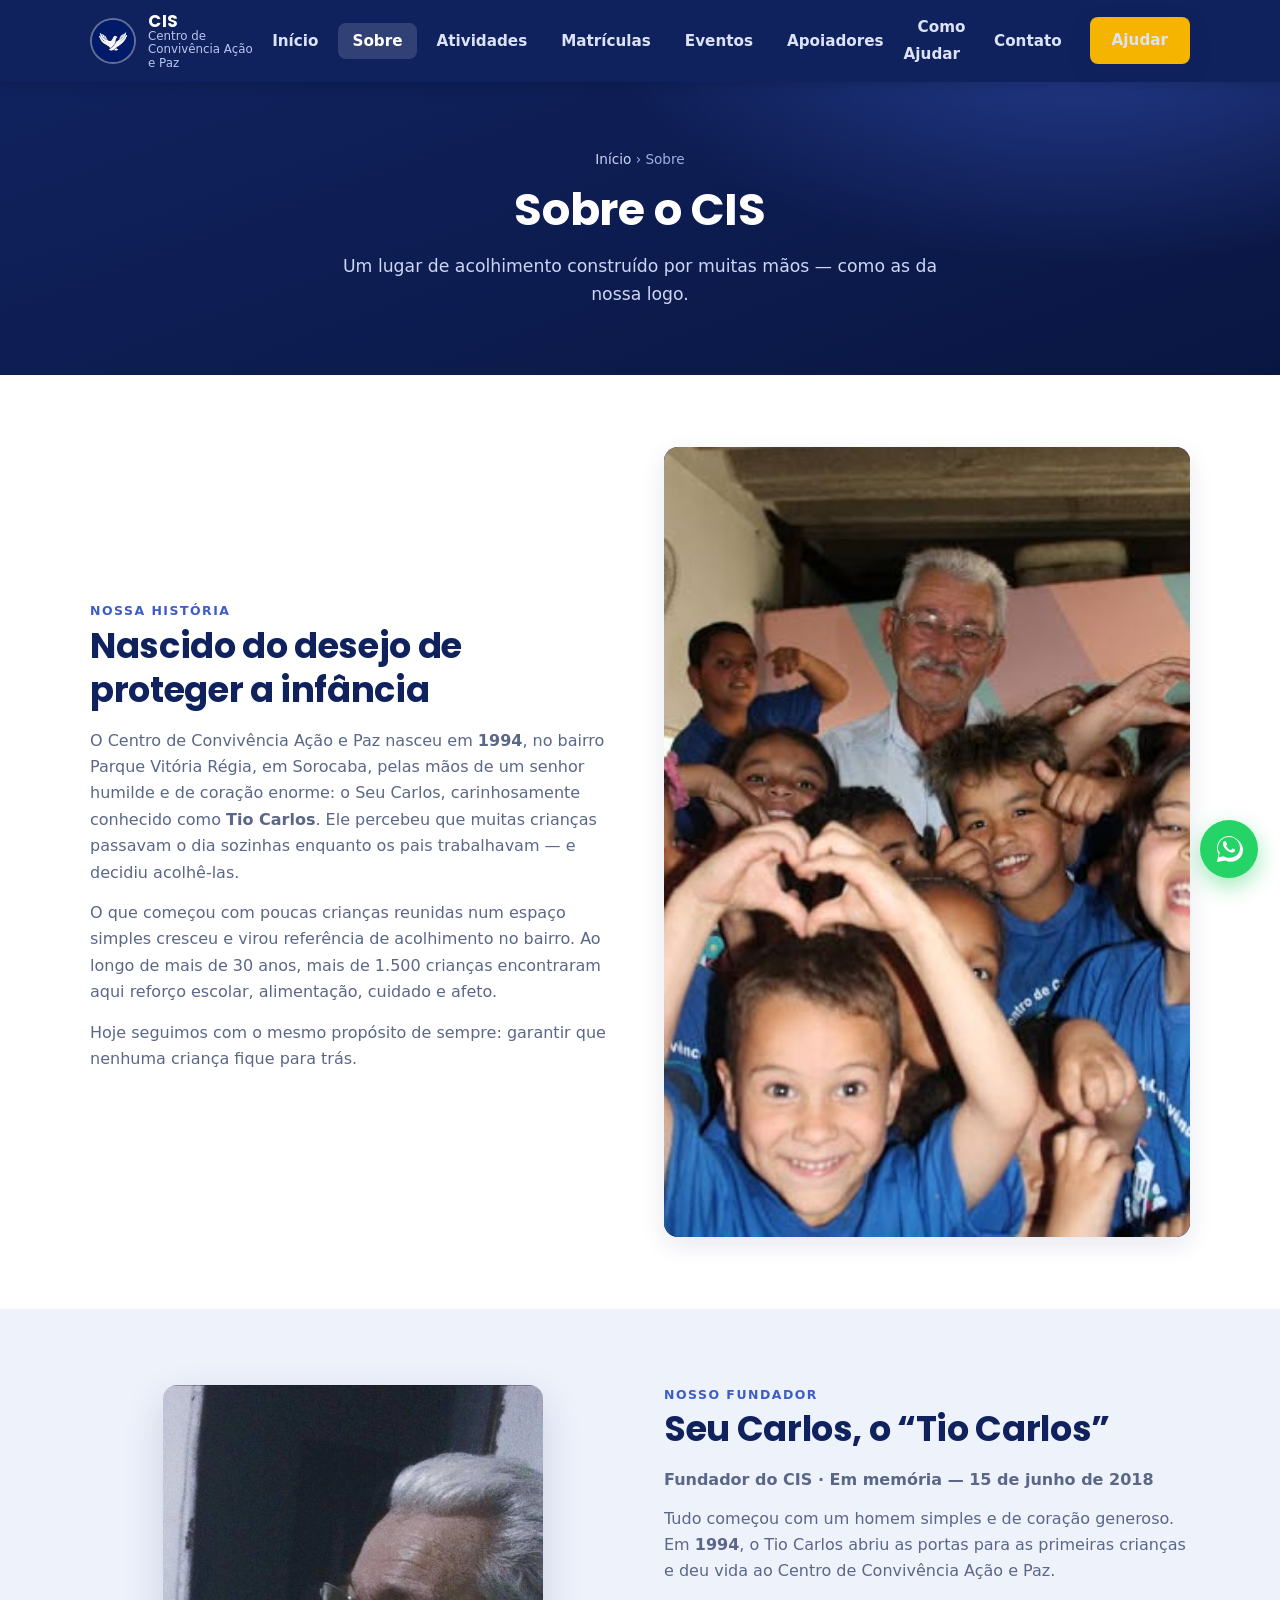
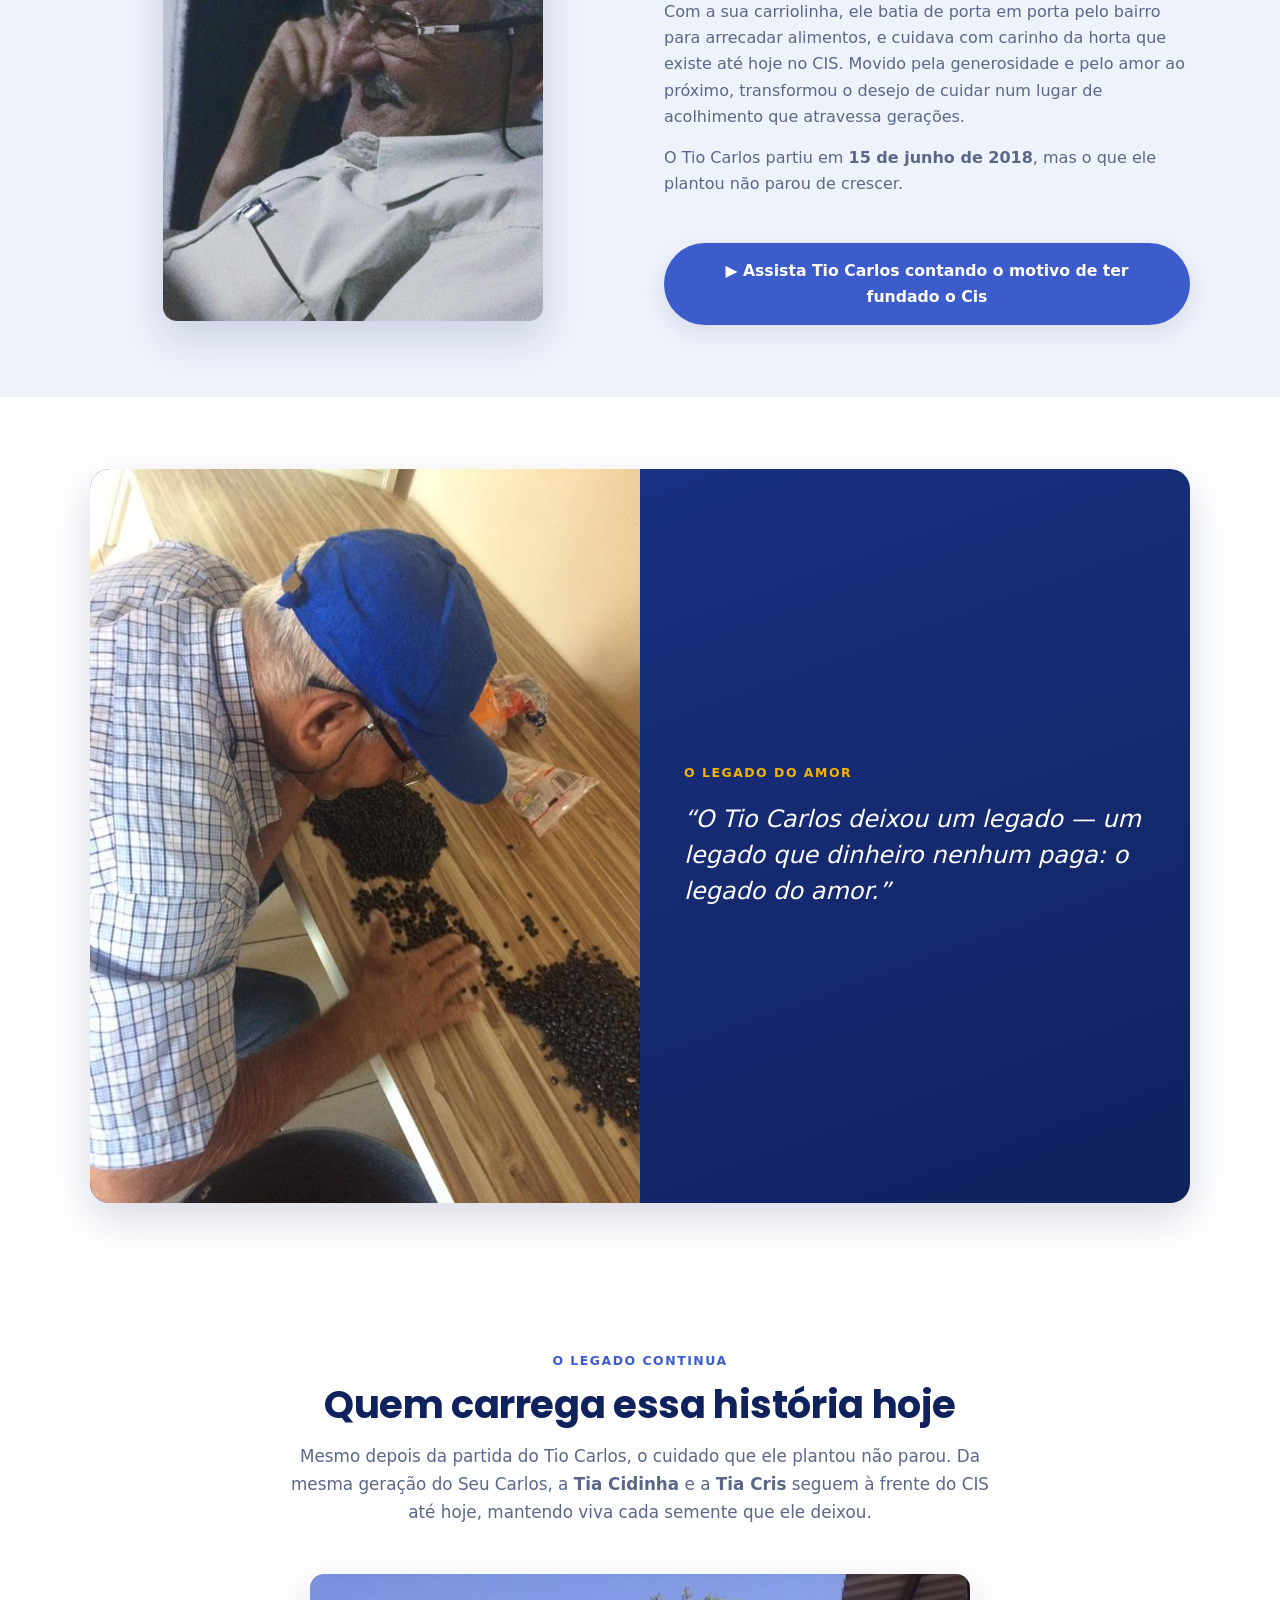
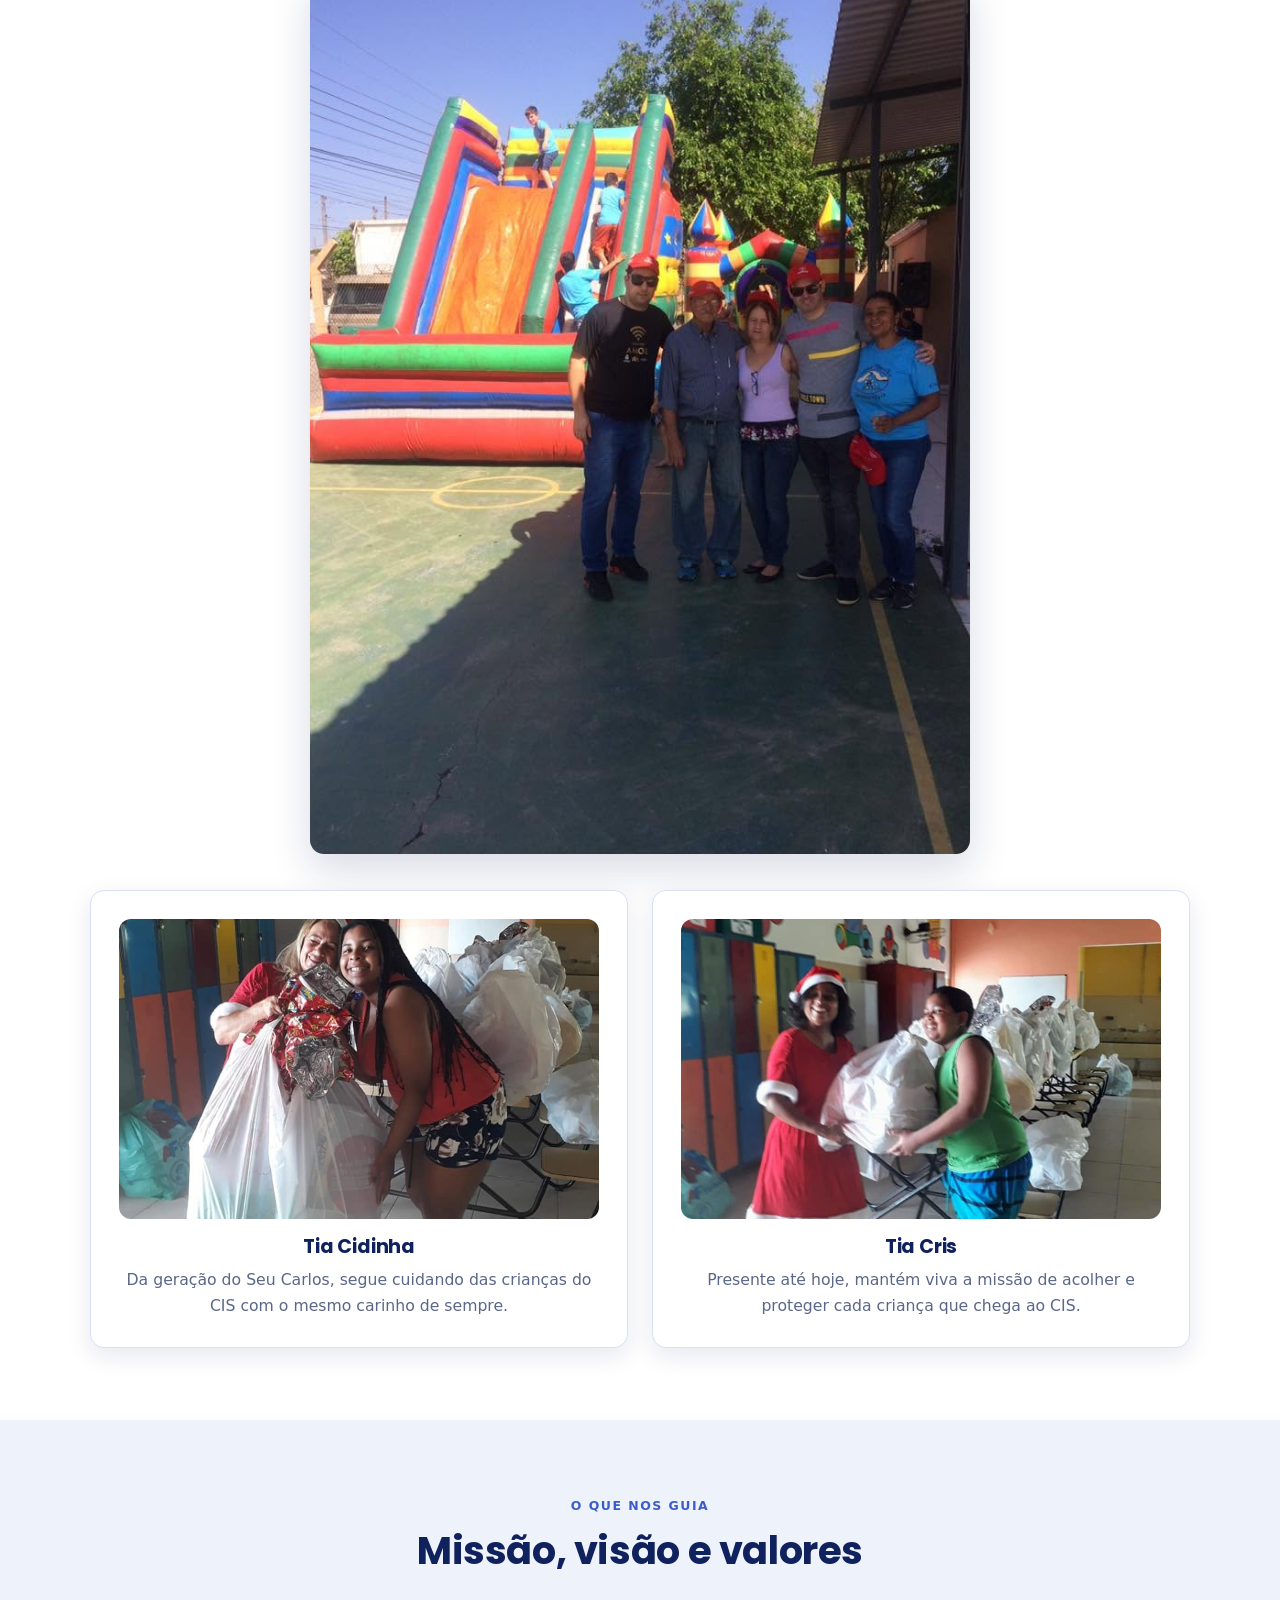
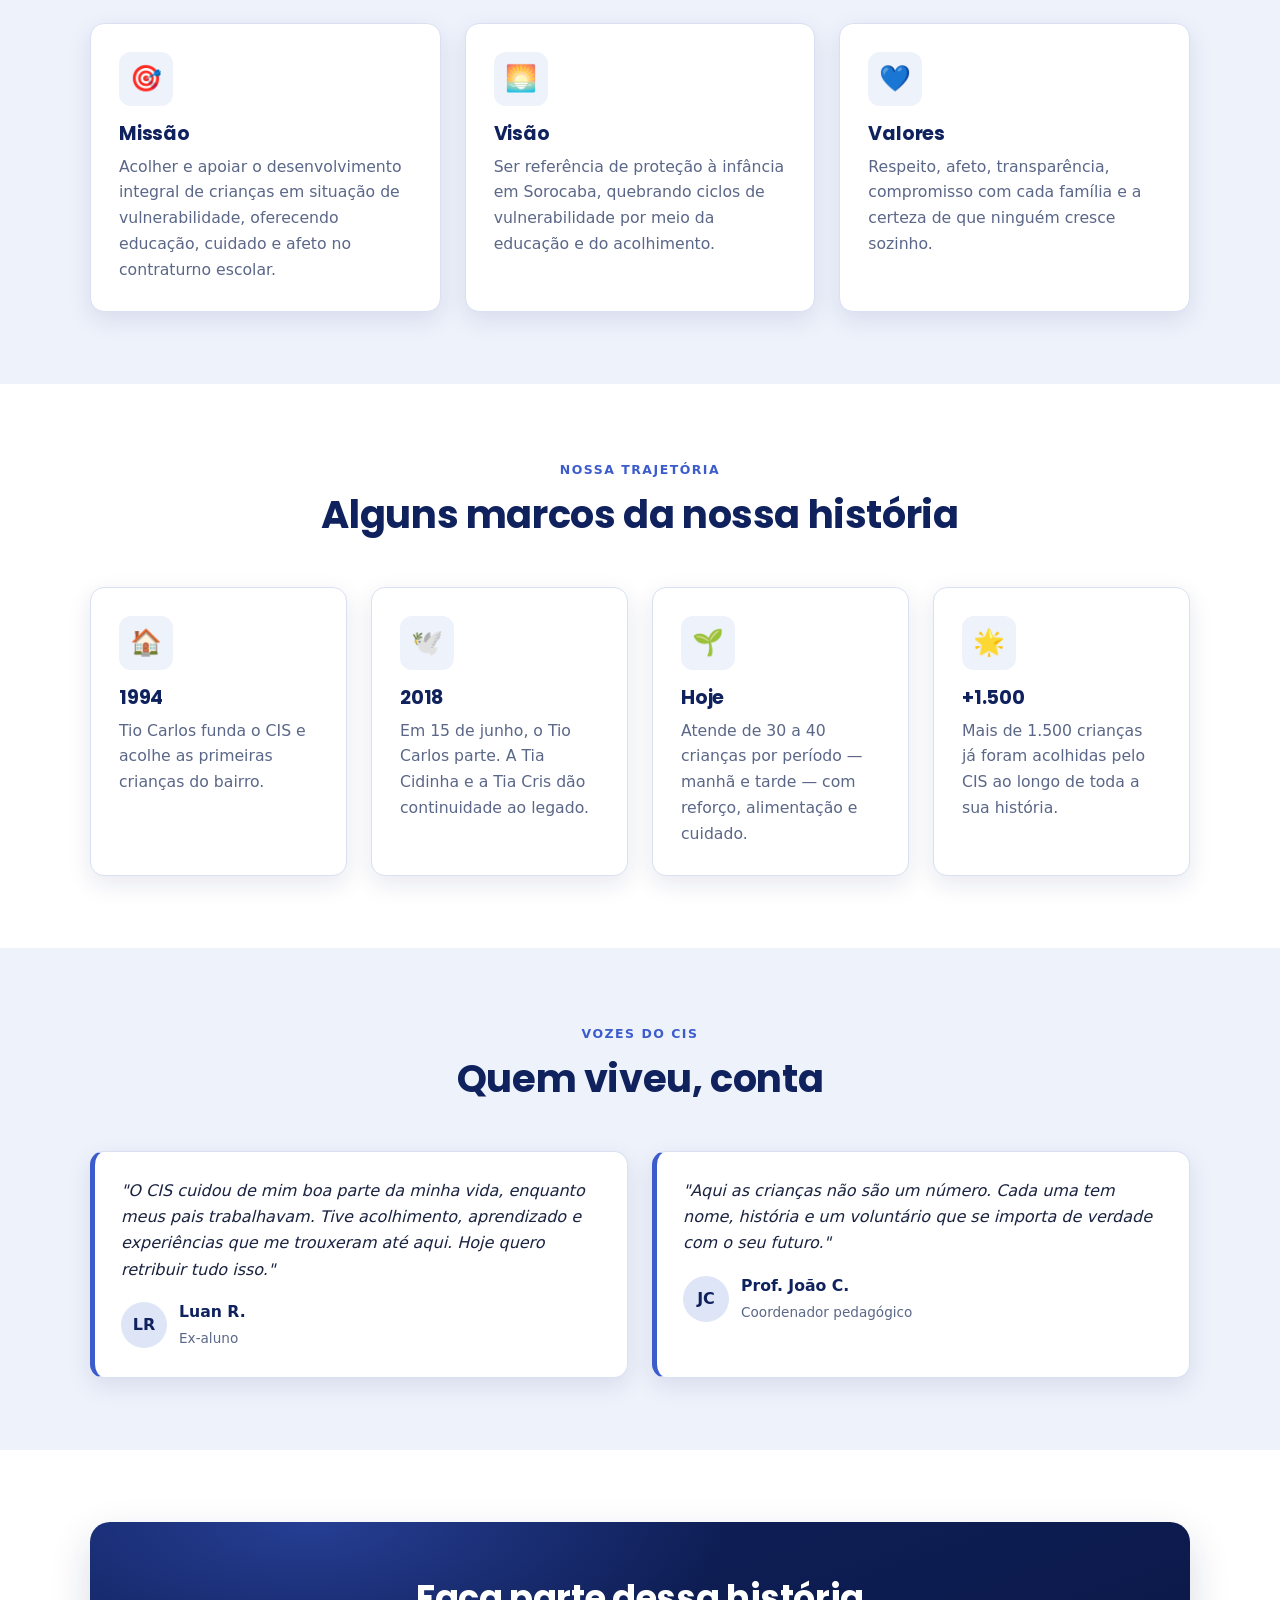
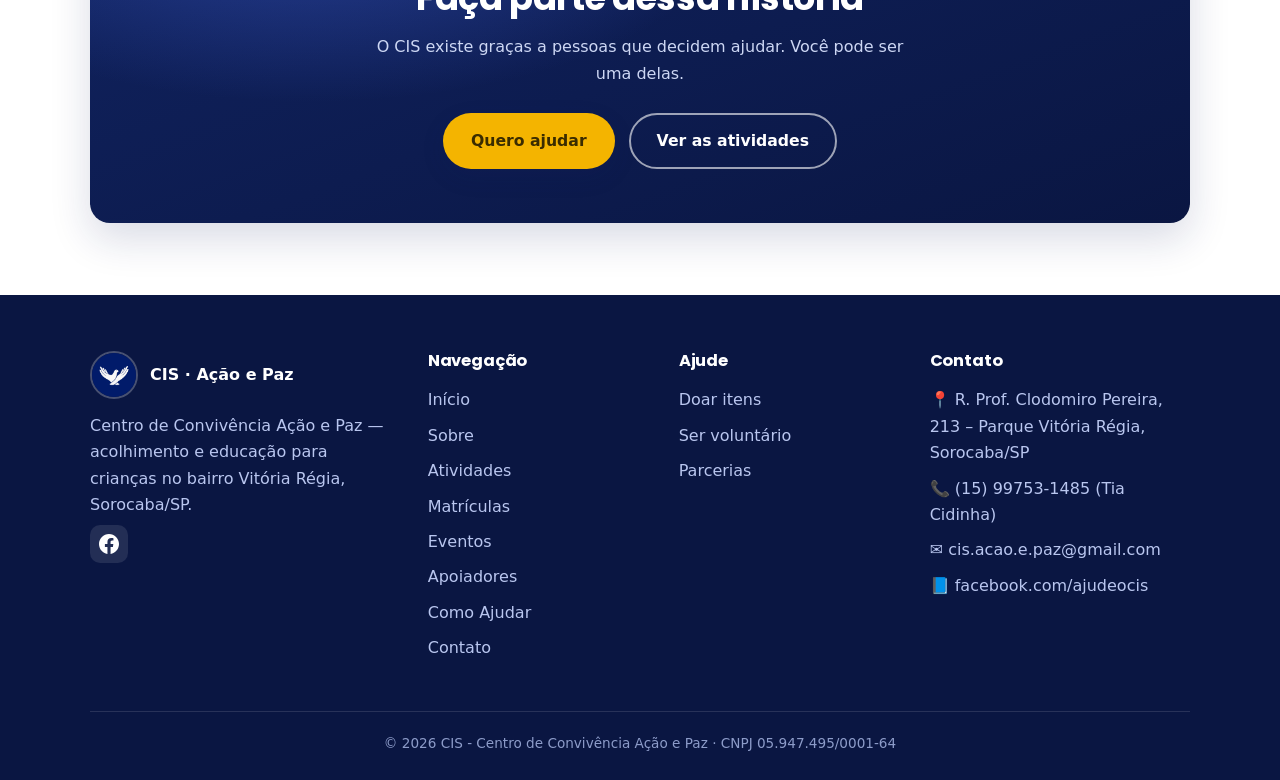
<file: sobre.html>
<!DOCTYPE html>
<html lang="pt-BR">
<head>
  <meta charset="UTF-8" />
  <meta name="viewport" content="width=device-width, initial-scale=1.0" />
  <title>Sobre · CIS - Centro de Convivência Ação e Paz</title>
  <meta name="description" content="A história, missão e valores do Centro de Convivência Ação e Paz." />
  <link rel="icon" type="image/png" href="imagens/logo.png" />
  <meta property="og:type" content="website" />
  <meta property="og:locale" content="pt_BR" />
  <meta property="og:site_name" content="CIS - Centro de Convivência Ação e Paz" />
  <meta property="og:title" content="Sobre o CIS — a história do Tio Carlos" />
  <meta property="og:description" content="Desde 1994, o Centro de Convivência Ação e Paz cuida de crianças em Sorocaba. Conheça a história do fundador, o Tio Carlos." />
  <meta property="og:url" content="https://luanrennanb15.github.io/Ong-Centro-de-convivencia-acao-e-paz/sobre.html" />
  <meta property="og:image" content="https://luanrennanb15.github.io/Ong-Centro-de-convivencia-acao-e-paz/imagens/logo.png" />
  <meta property="og:image:alt" content="Logo do CIS — pomba formada por duas mãos" />
  <meta name="twitter:card" content="summary_large_image" />
  <meta name="twitter:title" content="Sobre o CIS — a história do Tio Carlos" />
  <meta name="twitter:description" content="A história do Centro de Convivência Ação e Paz e do seu fundador." />
  <meta name="twitter:image" content="https://luanrennanb15.github.io/Ong-Centro-de-convivencia-acao-e-paz/imagens/logo.png" />
  <link rel="stylesheet" href="css/estilo.css" />
</head>
<body>


  <header class="site-header">
    <nav class="nav">
      <a href="index.html" class="brand">
        <img src="imagens/logo.png" alt="Logo CIS - pomba formada por duas mãos" />
        <span class="brand-text"><strong>CIS</strong><span>Centro de Convivência Ação e Paz</span></span>
      </a>
      <button class="nav-toggle" aria-label="Abrir menu"><span></span><span></span><span></span></button>
      <ul class="nav-links">
        <li><a href="index.html">Início</a></li>
        <li><a href="sobre.html" class="active">Sobre</a></li>
        <li><a href="atividades.html">Atividades</a></li><li><a href="matriculas.html">Matrículas</a></li><li><a href="eventos.html">Eventos</a></li><li><a href="apoiadores.html">Apoiadores</a></li>
        <li><a href="como-ajudar.html">Como Ajudar</a></li>
        <li><a href="contato.html">Contato</a></li>
        <li><a href="como-ajudar.html" class="btn btn-gold">Ajudar</a></li>
      </ul>
    </nav>
  </header>

  <section class="page-hero">
    <div class="container">
      <div class="breadcrumb"><a href="index.html">Início</a> › Sobre</div>
      <h1>Sobre o CIS</h1>
      <p>Um lugar de acolhimento construído por muitas mãos — como as da nossa logo.</p>
    </div>
  </section>

  <!-- HISTÓRIA -->
  <section>
    <div class="container split">
      <div>
        <span class="eyebrow" style="color:var(--accent);font-weight:700;text-transform:uppercase;letter-spacing:.12em;font-size:.78rem;">Nossa história</span>
        <h2>Nascido do desejo de proteger a infância</h2>
        <p>O Centro de Convivência Ação e Paz nasceu em <strong>1994</strong>, no bairro Parque Vitória Régia, em Sorocaba, pelas mãos de um senhor humilde e de coração enorme: o Seu Carlos, carinhosamente conhecido como <strong>Tio Carlos</strong>. Ele percebeu que muitas crianças passavam o dia sozinhas enquanto os pais trabalhavam — e decidiu acolhê-las.</p>
        <p>O que começou com poucas crianças reunidas num espaço simples cresceu e virou referência de acolhimento no bairro. Ao longo de mais de 30 anos, mais de 1.500 crianças encontraram aqui reforço escolar, alimentação, cuidado e afeto.</p>
        <p>Hoje seguimos com o mesmo propósito de sempre: garantir que nenhuma criança fique para trás.</p>
      </div>
      <div class="media" style="padding:0;min-height:340px;">
        <img src="imagens/tiocarlos2.jpg" alt="Tio Carlos ao lado das crianças do CIS, que fazem corações com as mãos" style="width:100%;height:100%;min-height:340px;object-fit:cover;border-radius:var(--radius);" />
      </div>
    </div>
  </section>

  <!-- FUNDADOR: TIO CARLOS -->
  <section class="section-tint">
    <div class="container split" style="align-items:center;">
      <div>
        <img src="imagens/tiocarlos1.jpg" alt="Tio Carlos, fundador do CIS, sorrindo" class="img-lift" style="width:100%;max-width:380px;margin:0 auto;display:block;border-radius:var(--radius);box-shadow:var(--shadow-lg);" />
      </div>
      <div>
        <span class="eyebrow" style="color:var(--accent);font-weight:700;text-transform:uppercase;letter-spacing:.12em;font-size:.78rem;">Nosso fundador</span>
        <h2>Seu Carlos, o “Tio Carlos”</h2>
        <p style="color:var(--muted);font-weight:600;margin-bottom:12px;">Fundador do CIS · Em memória — 15 de junho de 2018</p>
        <p>Tudo começou com um homem simples e de coração generoso. Em <strong>1994</strong>, o Tio Carlos abriu as portas para as primeiras crianças e deu vida ao Centro de Convivência Ação e Paz.</p>
        <p>Com a sua carriolinha, ele batia de porta em porta pelo bairro para arrecadar alimentos, e cuidava com carinho da horta que existe até hoje no CIS. Movido pela generosidade e pelo amor ao próximo, transformou o desejo de cuidar num lugar de acolhimento que atravessa gerações.</p>
        <p>O Tio Carlos partiu em <strong>15 de junho de 2018</strong>, mas o que ele plantou não parou de crescer.</p>
        <a href="https://www.facebook.com/reel/1634726876826976?locale=pt_BR" target="_blank" rel="noopener" class="btn btn-primary mt-32">▶ Assista Tio Carlos contando o motivo de ter fundado o Cis</a>
      </div>
    </div>
  </section>

  <!-- O LEGADO DO AMOR -->
  <section>
    <div class="container">
      <div class="split legado-panel" style="gap:0;background:linear-gradient(160deg,var(--navy-soft),var(--navy));border-radius:20px;overflow:hidden;box-shadow:var(--shadow-lg);align-items:stretch;">
        <div style="min-height:340px;overflow:hidden;display:grid;">
          <img src="imagens/tiocarlos5.jpg" alt="Tio Carlos separando os alimentos doados no CIS" style="width:100%;height:100%;min-height:340px;object-fit:cover;object-position:center top;border-radius:0;" />
        </div>
        <div style="padding:48px 44px;display:flex;flex-direction:column;justify-content:center;">
          <span style="color:var(--accent-2);font-weight:700;letter-spacing:.12em;text-transform:uppercase;font-size:.78rem;margin-bottom:18px;">O legado do amor</span>
          <blockquote style="border:0;margin:0;padding:0;font-style:italic;color:#fff;font-size:1.5rem;line-height:1.5;">“O Tio Carlos deixou um legado — um legado que dinheiro nenhum paga: o legado do amor.”</blockquote>
        </div>
      </div>
    </div>
  </section>

  <!-- O LEGADO CONTINUA -->
  <section>
    <div class="container">
      <div class="section-head">
        <span class="eyebrow">O legado continua</span>
        <h2>Quem carrega essa história hoje</h2>
        <p>Mesmo depois da partida do Tio Carlos, o cuidado que ele plantou não parou. Da mesma geração do Seu Carlos, a <strong>Tia Cidinha</strong> e a <strong>Tia Cris</strong> seguem à frente do CIS até hoje, mantendo viva cada semente que ele deixou.</p>
      </div>
      <img src="imagens/cidinhacriscarlos.jpg" alt="Tio Carlos e a equipe do CIS reunidos em um evento com as crianças" class="img-lift" style="width:100%;max-width:660px;margin:0 auto 36px;display:block;border-radius:var(--radius);box-shadow:var(--shadow-lg);" />
      <div class="grid grid-2">
        <div class="card" style="text-align:center;">
          <div style="height:300px;border-radius:12px;overflow:hidden;margin-bottom:16px;">
            <img src="imagens/tiacidinha.jpg" alt="Tia Cidinha, do CIS" style="width:100%;height:100%;object-fit:cover;object-position:center;" />
          </div>
          <h3>Tia Cidinha</h3>
          <p>Da geração do Seu Carlos, segue cuidando das crianças do CIS com o mesmo carinho de sempre.</p>
        </div>
        <div class="card" style="text-align:center;">
          <div style="height:300px;border-radius:12px;overflow:hidden;margin-bottom:16px;">
            <img src="imagens/tiacris.jpg" alt="Tia Cris, do CIS" style="width:100%;height:100%;object-fit:cover;object-position:center ;" />
          </div>
          <h3>Tia Cris</h3>
          <p>Presente até hoje, mantém viva a missão de acolher e proteger cada criança que chega ao CIS.</p>
        </div>
      </div>
    </div>
  </section>

  <!-- MISSÃO, VISÃO, VALORES -->
  <section class="section-tint">
    <div class="container">
      <div class="section-head">
        <span class="eyebrow">O que nos guia</span>
        <h2>Missão, visão e valores</h2>
      </div>
      <div class="grid grid-3">
        <div class="card">
          <div class="ico">🎯</div>
          <h3>Missão</h3>
          <p>Acolher e apoiar o desenvolvimento integral de crianças em situação de vulnerabilidade, oferecendo educação, cuidado e afeto no contraturno escolar.</p>
        </div>
        <div class="card">
          <div class="ico">🌅</div>
          <h3>Visão</h3>
          <p>Ser referência de proteção à infância em Sorocaba, quebrando ciclos de vulnerabilidade por meio da educação e do acolhimento.</p>
        </div>
        <div class="card">
          <div class="ico">💙</div>
          <h3>Valores</h3>
          <p>Respeito, afeto, transparência, compromisso com cada família e a certeza de que ninguém cresce sozinho.</p>
        </div>
      </div>
    </div>
  </section>

  <!-- LINHA DO TEMPO -->
  <section>
    <div class="container">
      <div class="section-head">
        <span class="eyebrow">Nossa trajetória</span>
        <h2>Alguns marcos da nossa história</h2>
      </div>
      <div class="grid grid-4">
        <div class="card"><div class="ico">🏠</div><h3>1994</h3><p>Tio Carlos funda o CIS e acolhe as primeiras crianças do bairro.</p></div>
        <div class="card"><div class="ico">🕊️</div><h3>2018</h3><p>Em 15 de junho, o Tio Carlos parte. A Tia Cidinha e a Tia Cris dão continuidade ao legado.</p></div>
        <div class="card"><div class="ico">🌱</div><h3>Hoje</h3><p>Atende de 30 a 40 crianças por período — manhã e tarde — com reforço, alimentação e cuidado.</p></div>
        <div class="card"><div class="ico">🌟</div><h3>+1.500</h3><p>Mais de 1.500 crianças já foram acolhidas pelo CIS ao longo de toda a sua história.</p></div>
      </div>
    </div>
  </section>

  <!-- DEPOIMENTOS -->
  <section class="section-tint">
    <div class="container">
      <div class="section-head">
        <span class="eyebrow">Vozes do CIS</span>
        <h2>Quem viveu, conta</h2>
      </div>
      <div class="grid grid-2">
        <div class="quote">
          <p>"O CIS cuidou de mim boa parte da minha vida, enquanto meus pais trabalhavam. Tive acolhimento, aprendizado e experiências que me trouxeram até aqui. Hoje quero retribuir tudo isso."</p>
          <div class="who"><div class="av">LR</div><div><strong>Luan R.</strong><span>Ex-aluno</span></div></div>
        </div>
        <div class="quote">
          <p>"Aqui as crianças não são um número. Cada uma tem nome, história e um voluntário que se importa de verdade com o seu futuro."</p>
          <div class="who"><div class="av">JC</div><div><strong>Prof. João C.</strong><span>Coordenador pedagógico</span></div></div>
        </div>
      </div>
    </div>
  </section>

  <!-- CTA -->
  <section>
    <div class="container">
      <div class="cta-band">
        <h2>Faça parte dessa história</h2>
        <p>O CIS existe graças a pessoas que decidem ajudar. Você pode ser uma delas.</p>
        <div class="hero-cta">
          <a href="como-ajudar.html" class="btn btn-gold">Quero ajudar</a>
          <a href="atividades.html" class="btn btn-outline">Ver as atividades</a>
        </div>
      </div>
    </div>
  </section>

  <footer class="site-footer">
    <div class="container">
      <div class="footer-grid">
        <div>
          <div class="footer-brand"><img src="imagens/logo.png" alt="Logo CIS" /><strong>CIS · Ação e Paz</strong></div>
          <p>Centro de Convivência Ação e Paz — acolhimento e educação para crianças no bairro Vitória Régia, Sorocaba/SP.</p>
          <div class="socials"><a href="https://www.facebook.com/ajudeocis/" target="_blank" rel="noopener" title="Facebook do CIS" aria-label="Facebook do CIS"><svg viewBox="0 0 24 24" width="20" height="20" fill="currentColor" aria-hidden="true"><path d="M24 12.07C24 5.4 18.63 0 12 0S0 5.4 0 12.07C0 18.1 4.39 23.1 10.13 24v-8.44H7.08v-3.49h3.05V9.41c0-3.02 1.79-4.69 4.53-4.69 1.31 0 2.68.24 2.68.24v2.97h-1.51c-1.49 0-1.95.93-1.95 1.88v2.26h3.32l-.53 3.49h-2.79V24C19.61 23.1 24 18.1 24 12.07z"/></svg></a></div>
        </div>
        <div><h4>Navegação</h4><ul><li><a href="index.html">Início</a></li><li><a href="sobre.html">Sobre</a></li><li><a href="atividades.html">Atividades</a></li><li><a href="matriculas.html">Matrículas</a></li><li><a href="eventos.html">Eventos</a></li><li><a href="apoiadores.html">Apoiadores</a></li><li><a href="como-ajudar.html">Como Ajudar</a></li><li><a href="contato.html">Contato</a></li></ul></div>
        <div><h4>Ajude</h4><ul><li><a href="como-ajudar.html#itens">Doar itens</a></li><li><a href="como-ajudar.html#voluntariado">Ser voluntário</a></li><li><a href="como-ajudar.html#parcerias">Parcerias</a></li></ul></div>
        <div><h4>Contato</h4><ul><li>📍 R. Prof. Clodomiro Pereira, 213 – Parque Vitória Régia, Sorocaba/SP</li><li>📞 <a href="https://wa.me/5515997531485" target="_blank" rel="noopener">(15) 99753-1485</a> (Tia Cidinha)</li><li>✉️ <a href="mailto:cis.acao.e.paz@gmail.com">cis.acao.e.paz@gmail.com</a></li><li>📘 <a href="https://www.facebook.com/ajudeocis/" target="_blank" rel="noopener">facebook.com/ajudeocis</a></li></ul></div>
      </div>
      <div class="footer-bottom">© <span id="ano">2026</span> CIS - Centro de Convivência Ação e Paz · CNPJ 05.947.495/0001-64</div>
    </div>
  </footer>

  <a class="whatsapp-float" href="https://wa.me/5515997531485?text=Ol%C3%A1!%20Vim%20pelo%20site%20do%20CIS%20e%20gostaria%20de%20ajudar." target="_blank" rel="noopener" title="Fale com o CIS no WhatsApp (Tia Cidinha)">
    <svg viewBox="0 0 32 32"><path d="M16 3C9.4 3 4 8.4 4 15c0 2.1.6 4.1 1.6 5.9L4 29l8.3-1.6c1.7.9 3.6 1.4 5.7 1.4 6.6 0 12-5.4 12-12S22.6 3 16 3zm0 21.8c-1.8 0-3.5-.5-5-1.3l-.4-.2-4.9 1 1-4.8-.3-.4C5.5 18.4 5 16.7 5 15 5 8.9 9.9 4 16 4s11 4.9 11 11-4.9 9.8-11 9.8zm6-8.2c-.3-.2-1.9-1-2.2-1.1-.3-.1-.5-.2-.7.2-.2.3-.8 1-.9 1.2-.2.2-.3.2-.6.1-.3-.2-1.4-.5-2.6-1.6-1-.9-1.6-1.9-1.8-2.3-.2-.3 0-.5.1-.6.1-.1.3-.3.4-.5.1-.2.2-.3.3-.5.1-.2 0-.4 0-.5-.1-.2-.7-1.7-1-2.3-.2-.6-.5-.5-.7-.5h-.6c-.2 0-.5.1-.8.4-.3.3-1 1-1 2.5s1.1 2.9 1.2 3.1c.2.2 2.1 3.3 5.1 4.6.7.3 1.3.5 1.7.6.7.2 1.4.2 1.9.1.6-.1 1.9-.8 2.1-1.5.3-.7.3-1.4.2-1.5-.1-.2-.3-.2-.6-.4z"/></svg>
  </a>

  <script src="js/script.js"></script>
</body>
</html>
</file>
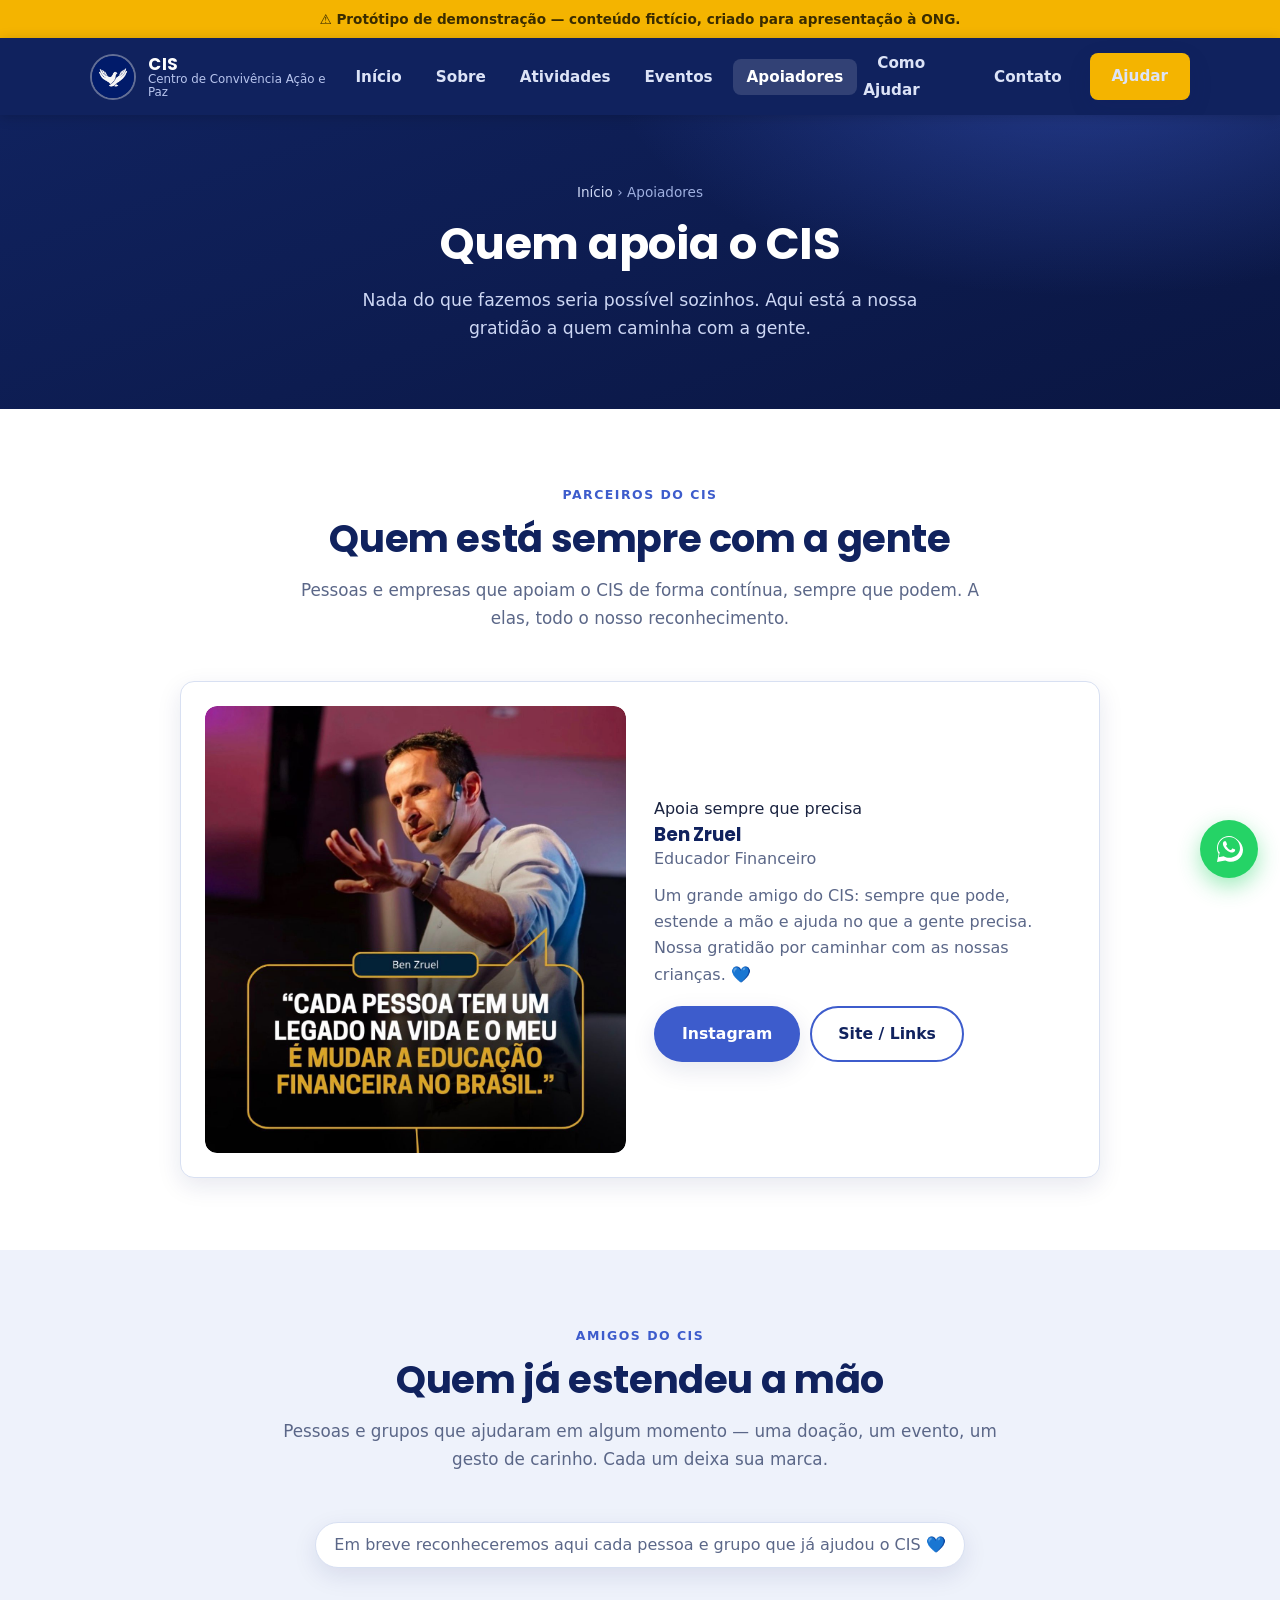
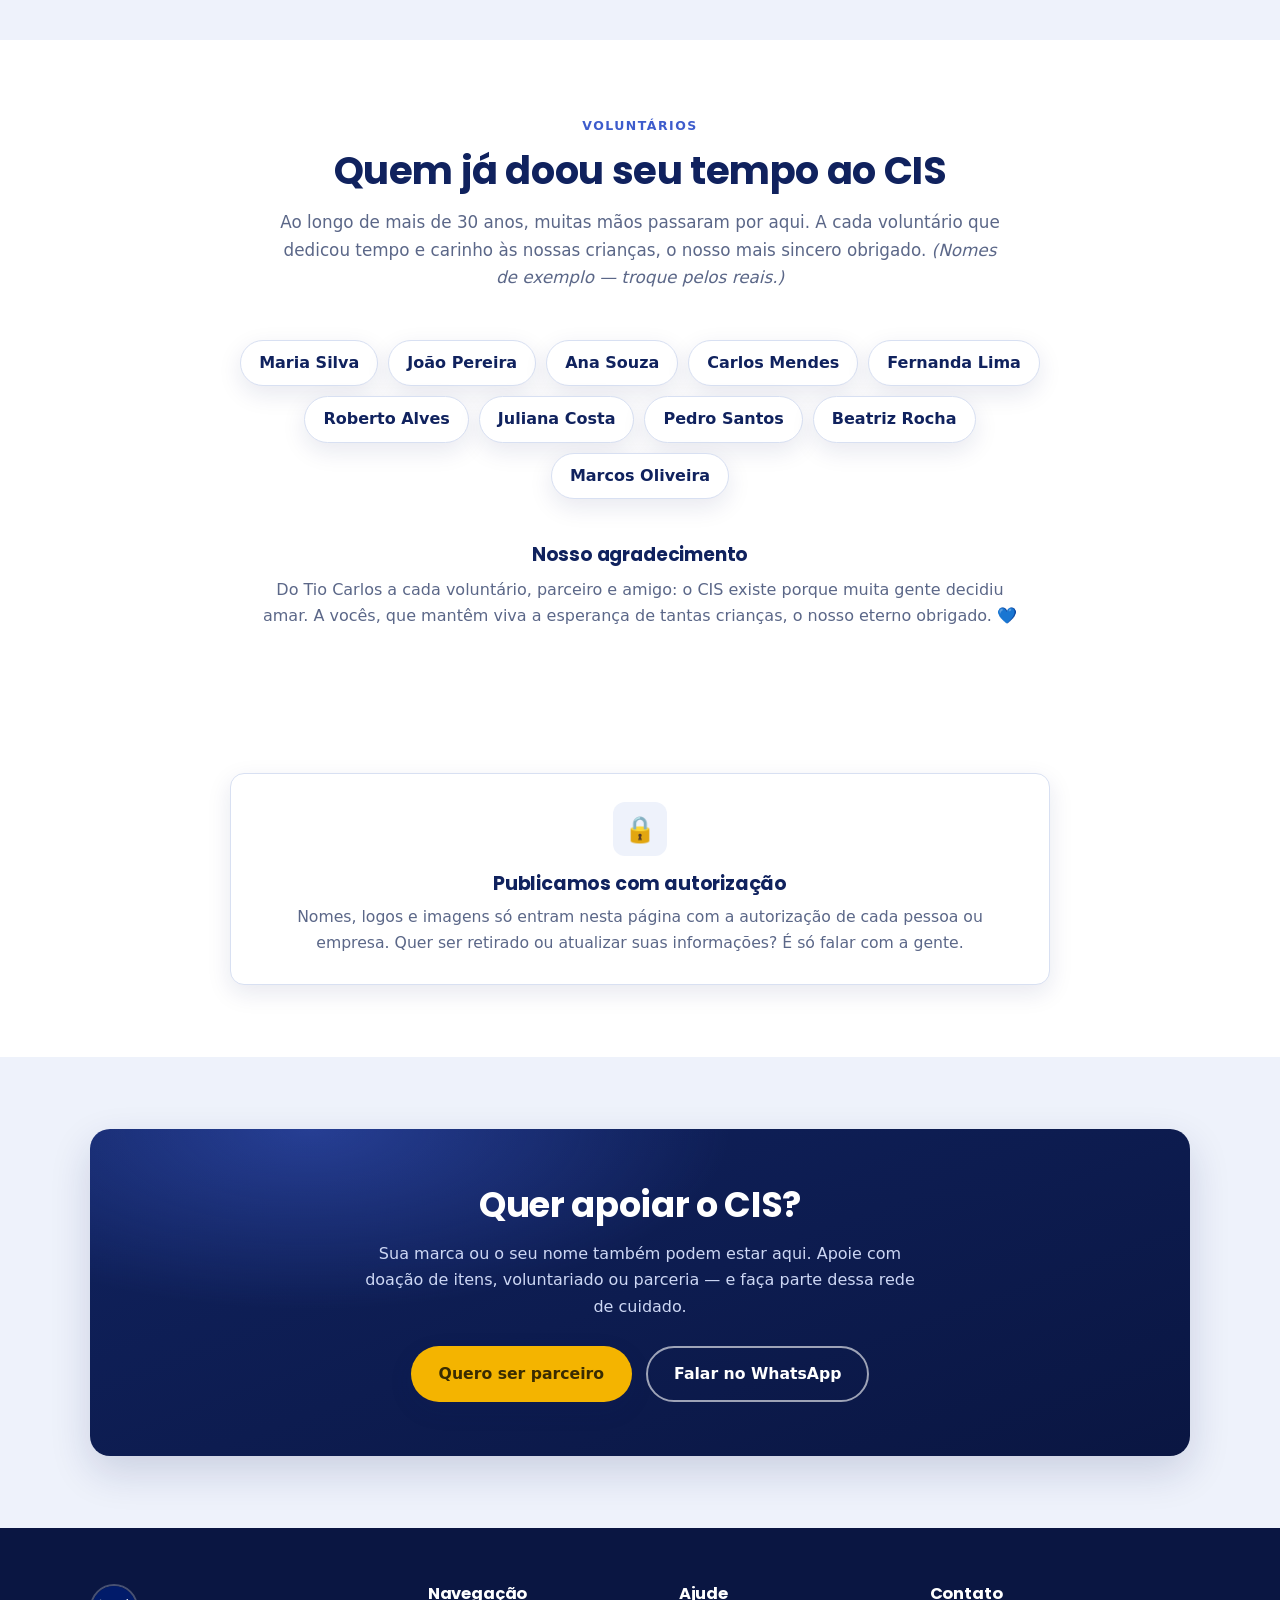
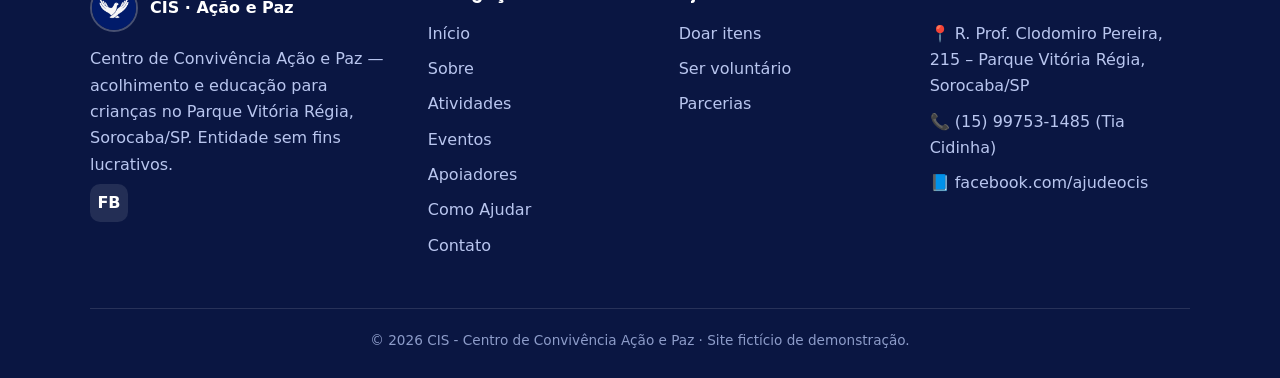
<file: html/apoiadores.html>
<!DOCTYPE html>
<html lang="pt-BR">
<head>
  <meta charset="UTF-8" />
  <meta name="viewport" content="width=device-width, initial-scale=1.0" />
  <title>Apoiadores · CIS - Centro de Convivência Ação e Paz</title>
  <meta name="description" content="Parceiros e amigos que ajudam o CIS. Conheça quem apoia o nosso trabalho com crianças. (Site fictício.)" />
  <link rel="icon" type="image/png" href="../imagens/logo.png" />
  <meta property="og:type" content="website" />
  <meta property="og:locale" content="pt_BR" />
  <meta property="og:site_name" content="CIS - Centro de Convivência Ação e Paz" />
  <meta property="og:title" content="Apoiadores do CIS" />
  <meta property="og:description" content="Parceiros, amigos e voluntários que ajudam o Centro de Convivência Ação e Paz." />
  <meta property="og:url" content="https://luanrennanb15.github.io/Ong-Centro-de-conviv-ncia-a-o-e-paz/html/apoiadores.html" />
  <meta property="og:image" content="https://luanrennanb15.github.io/Ong-Centro-de-conviv-ncia-a-o-e-paz/imagens/logo.png" />
  <meta property="og:image:alt" content="Logo do CIS — pomba formada por duas mãos" />
  <meta name="twitter:card" content="summary_large_image" />
  <meta name="twitter:title" content="Apoiadores do CIS" />
  <meta name="twitter:description" content="Quem caminha junto com o CIS." />
  <meta name="twitter:image" content="https://luanrennanb15.github.io/Ong-Centro-de-conviv-ncia-a-o-e-paz/imagens/logo.png" />
  <link rel="stylesheet" href="../css/estilo.css" />
</head>
<body>

  <div class="aviso-proto">⚠️ Protótipo de demonstração — conteúdo fictício, criado para apresentação à ONG.</div>

  <header class="site-header">
    <nav class="nav">
      <a href="inicio.html" class="brand">
        <img src="../imagens/logo.png" alt="Logo CIS - pomba formada por duas mãos" />
        <span class="brand-text"><strong>CIS</strong><span>Centro de Convivência Ação e Paz</span></span>
      </a>
      <button class="nav-toggle" aria-label="Abrir menu"><span></span><span></span><span></span></button>
      <ul class="nav-links">
        <li><a href="inicio.html">Início</a></li>
        <li><a href="sobre.html">Sobre</a></li>
        <li><a href="atividades.html">Atividades</a></li>
        <li><a href="eventos.html">Eventos</a></li>
        <li><a href="apoiadores.html" class="active">Apoiadores</a></li>
        <li><a href="como-ajudar.html">Como Ajudar</a></li>
        <li><a href="contato.html">Contato</a></li>
        <li><a href="como-ajudar.html" class="btn btn-gold">Ajudar</a></li>
      </ul>
    </nav>
  </header>

  <section class="page-hero">
    <div class="container">
      <div class="breadcrumb"><a href="inicio.html">Início</a> › Apoiadores</div>
      <h1>Quem apoia o CIS</h1>
      <p>Nada do que fazemos seria possível sozinhos. Aqui está a nossa gratidão a quem caminha com a gente.</p>
    </div>
  </section>

  <!-- PARCEIROS DO CIS (fixos) -->
  <section>
    <div class="container">
      <div class="section-head">
        <span class="eyebrow">Parceiros do CIS</span>
        <h2>Quem está sempre com a gente</h2>
        <p>Pessoas e empresas que apoiam o CIS de forma contínua, sempre que podem. A elas, todo o nosso reconhecimento.</p>
      </div>
      <div class="split" style="background:#fff;border:1px solid var(--border);border-radius:var(--radius);box-shadow:var(--shadow);padding:24px;gap:28px;align-items:center;max-width:920px;margin:0 auto;">
        <div style="border-radius:12px;overflow:hidden;">
          <img src="../imagens/benzruel.jpg" alt="Ben Zruel - Educador Financeiro" style="width:100%;display:block;border-radius:12px;" />
        </div>
        <div>
          <span class="since">Apoia sempre que precisa</span>
          <h3>Ben Zruel</h3>
          <p style="color:var(--muted);margin-bottom:10px;">Educador Financeiro</p>
          <p>Um grande amigo do CIS: sempre que pode, estende a mão e ajuda no que a gente precisa. Nossa gratidão por caminhar com as nossas crianças. 💙</p>
          <div style="display:flex;gap:10px;flex-wrap:wrap;margin-top:18px;">
            <a href="https://www.instagram.com/benzruel" target="_blank" rel="noopener" class="btn btn-primary">Instagram</a>
            <a href="https://linktr.ee/benzruelbio" target="_blank" rel="noopener" class="btn btn-outline-navy">Site / Links</a>
          </div>
        </div>
      </div>
    </div>
  </section>

  <!-- AMIGOS DO CIS (ocasionais) -->
  <section class="section-tint">
    <div class="container">
      <div class="section-head">
        <span class="eyebrow">Amigos do CIS</span>
        <h2>Quem já estendeu a mão</h2>
        <p>Pessoas e grupos que ajudaram em algum momento — uma doação, um evento, um gesto de carinho. Cada um deixa sua marca.</p>
      </div>
      <div class="friends">
        <div class="friend-chip" style="font-weight:400;color:var(--muted);">Em breve reconheceremos aqui cada pessoa e grupo que já ajudou o CIS 💙</div>
      </div>
    </div>
  </section>

  <!-- VOLUNTÁRIOS E AGRADECIMENTO -->
  <section>
    <div class="container">
      <div class="section-head">
        <span class="eyebrow">Voluntários</span>
        <h2>Quem já doou seu tempo ao CIS</h2>
        <p>Ao longo de mais de 30 anos, muitas mãos passaram por aqui. A cada voluntário que dedicou tempo e carinho às nossas crianças, o nosso mais sincero obrigado. <em>(Nomes de exemplo — troque pelos reais.)</em></p>
      </div>
      <div class="friends">
        <div class="friend-chip">Maria Silva</div>
        <div class="friend-chip">João Pereira</div>
        <div class="friend-chip">Ana Souza</div>
        <div class="friend-chip">Carlos Mendes</div>
        <div class="friend-chip">Fernanda Lima</div>
        <div class="friend-chip">Roberto Alves</div>
        <div class="friend-chip">Juliana Costa</div>
        <div class="friend-chip">Pedro Santos</div>
        <div class="friend-chip">Beatriz Rocha</div>
        <div class="friend-chip">Marcos Oliveira</div>
      </div>
      <div style="max-width:760px;margin:44px auto 0;text-align:center;">
        <h3 style="margin-bottom:10px;">Nosso agradecimento</h3>
        <p style="color:var(--muted);">Do Tio Carlos a cada voluntário, parceiro e amigo: o CIS existe porque muita gente decidiu amar. A vocês, que mantêm viva a esperança de tantas crianças, o nosso eterno obrigado. 💙</p>
      </div>
    </div>
  </section>

  <!-- NOTA DE AUTORIZAÇÃO -->
  <section>
    <div class="container">
      <div class="card" style="max-width:820px;margin:0 auto;text-align:center;">
        <div class="ico" style="margin:0 auto 16px;">🔒</div>
        <h3>Publicamos com autorização</h3>
        <p style="color:var(--muted);">Nomes, logos e imagens só entram nesta página com a autorização de cada pessoa ou empresa. Quer ser retirado ou atualizar suas informações? É só falar com a gente.</p>
      </div>
    </div>
  </section>

  <!-- CTA -->
  <section class="section-tint">
    <div class="container">
      <div class="cta-band">
        <h2>Quer apoiar o CIS?</h2>
        <p>Sua marca ou o seu nome também podem estar aqui. Apoie com doação de itens, voluntariado ou parceria — e faça parte dessa rede de cuidado.</p>
        <div class="hero-cta">
          <a href="https://wa.me/5515997531485?text=Ol%C3%A1!%20Entrei%20no%20site%20do%20CIS%20e%20gostaria%20de%20me%20tornar%20apoiador%2Fparceiro." target="_blank" rel="noopener" class="btn btn-gold">Quero ser parceiro</a>
          <a href="https://wa.me/5515997531485?text=Ol%C3%A1!%20Entrei%20no%20site%20do%20CIS%20e%20gostaria%20de%20conversar." target="_blank" rel="noopener" class="btn btn-outline">Falar no WhatsApp</a>
        </div>
      </div>
    </div>
  </section>

  <footer class="site-footer">
    <div class="container">
      <div class="footer-grid">
        <div>
          <div class="footer-brand"><img src="../imagens/logo.png" alt="Logo CIS" /><strong>CIS · Ação e Paz</strong></div>
          <p>Centro de Convivência Ação e Paz — acolhimento e educação para crianças no Parque Vitória Régia, Sorocaba/SP. Entidade sem fins lucrativos.</p>
          <div class="socials"><a href="https://www.facebook.com/ajudeocis/" target="_blank" rel="noopener" title="Facebook do CIS">FB</a></div>
        </div>
        <div><h4>Navegação</h4><ul><li><a href="inicio.html">Início</a></li><li><a href="sobre.html">Sobre</a></li><li><a href="atividades.html">Atividades</a></li><li><a href="eventos.html">Eventos</a></li><li><a href="apoiadores.html">Apoiadores</a></li><li><a href="como-ajudar.html">Como Ajudar</a></li><li><a href="contato.html">Contato</a></li></ul></div>
        <div><h4>Ajude</h4><ul><li><a href="como-ajudar.html#itens">Doar itens</a></li><li><a href="como-ajudar.html#voluntariado">Ser voluntário</a></li><li><a href="como-ajudar.html#parcerias">Parcerias</a></li></ul></div>
        <div><h4>Contato</h4><ul><li>📍 R. Prof. Clodomiro Pereira, 215 – Parque Vitória Régia, Sorocaba/SP</li><li>📞 <a href="https://wa.me/5515997531485" target="_blank" rel="noopener">(15) 99753-1485</a> (Tia Cidinha)</li><li>📘 <a href="https://www.facebook.com/ajudeocis/" target="_blank" rel="noopener">facebook.com/ajudeocis</a></li></ul></div>
      </div>
      <div class="footer-bottom">© <span id="ano">2026</span> CIS - Centro de Convivência Ação e Paz · Site fictício de demonstração.</div>
    </div>
  </footer>

  <a class="whatsapp-float" href="https://wa.me/5515997531485?text=Ol%C3%A1!%20Vim%20pelo%20site%20do%20CIS%20e%20gostaria%20de%20ajudar." target="_blank" rel="noopener" title="Fale com o CIS no WhatsApp (Tia Cidinha)">
    <svg viewBox="0 0 32 32"><path d="M16 3C9.4 3 4 8.4 4 15c0 2.1.6 4.1 1.6 5.9L4 29l8.3-1.6c1.7.9 3.6 1.4 5.7 1.4 6.6 0 12-5.4 12-12S22.6 3 16 3zm0 21.8c-1.8 0-3.5-.5-5-1.3l-.4-.2-4.9 1 1-4.8-.3-.4C5.5 18.4 5 16.7 5 15 5 8.9 9.9 4 16 4s11 4.9 11 11-4.9 9.8-11 9.8zm6-8.2c-.3-.2-1.9-1-2.2-1.1-.3-.1-.5-.2-.7.2-.2.3-.8 1-.9 1.2-.2.2-.3.2-.6.1-.3-.2-1.4-.5-2.6-1.6-1-.9-1.6-1.9-1.8-2.3-.2-.3 0-.5.1-.6.1-.1.3-.3.4-.5.1-.2.2-.3.3-.5.1-.2 0-.4 0-.5-.1-.2-.7-1.7-1-2.3-.2-.6-.5-.5-.7-.5h-.6c-.2 0-.5.1-.8.4-.3.3-1 1-1 2.5s1.1 2.9 1.2 3.1c.2.2 2.1 3.3 5.1 4.6.7.3 1.3.5 1.7.6.7.2 1.4.2 1.9.1.6-.1 1.9-.8 2.1-1.5.3-.7.3-1.4.2-1.5-.1-.2-.3-.2-.6-.4z"/></svg>
  </a>

  <script src="../js/script.js"></script>
</body>
</html>
</file>
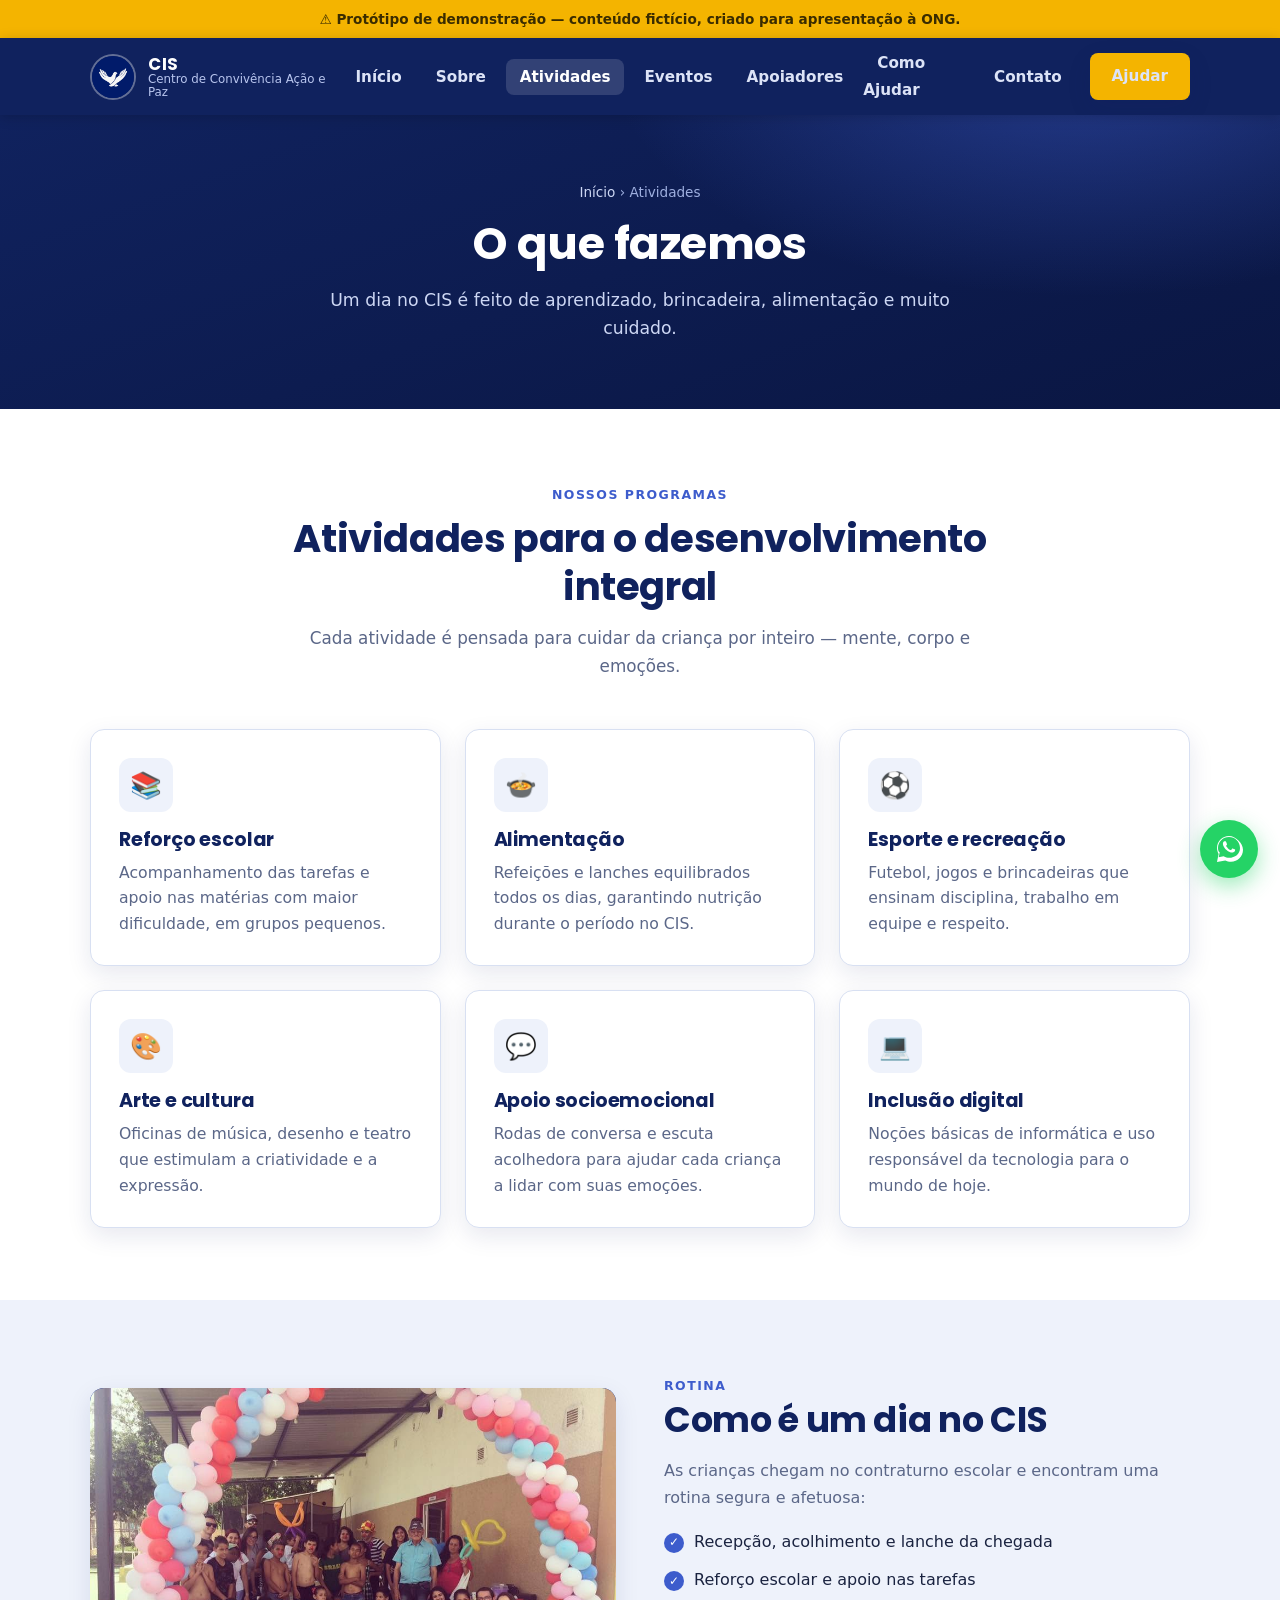
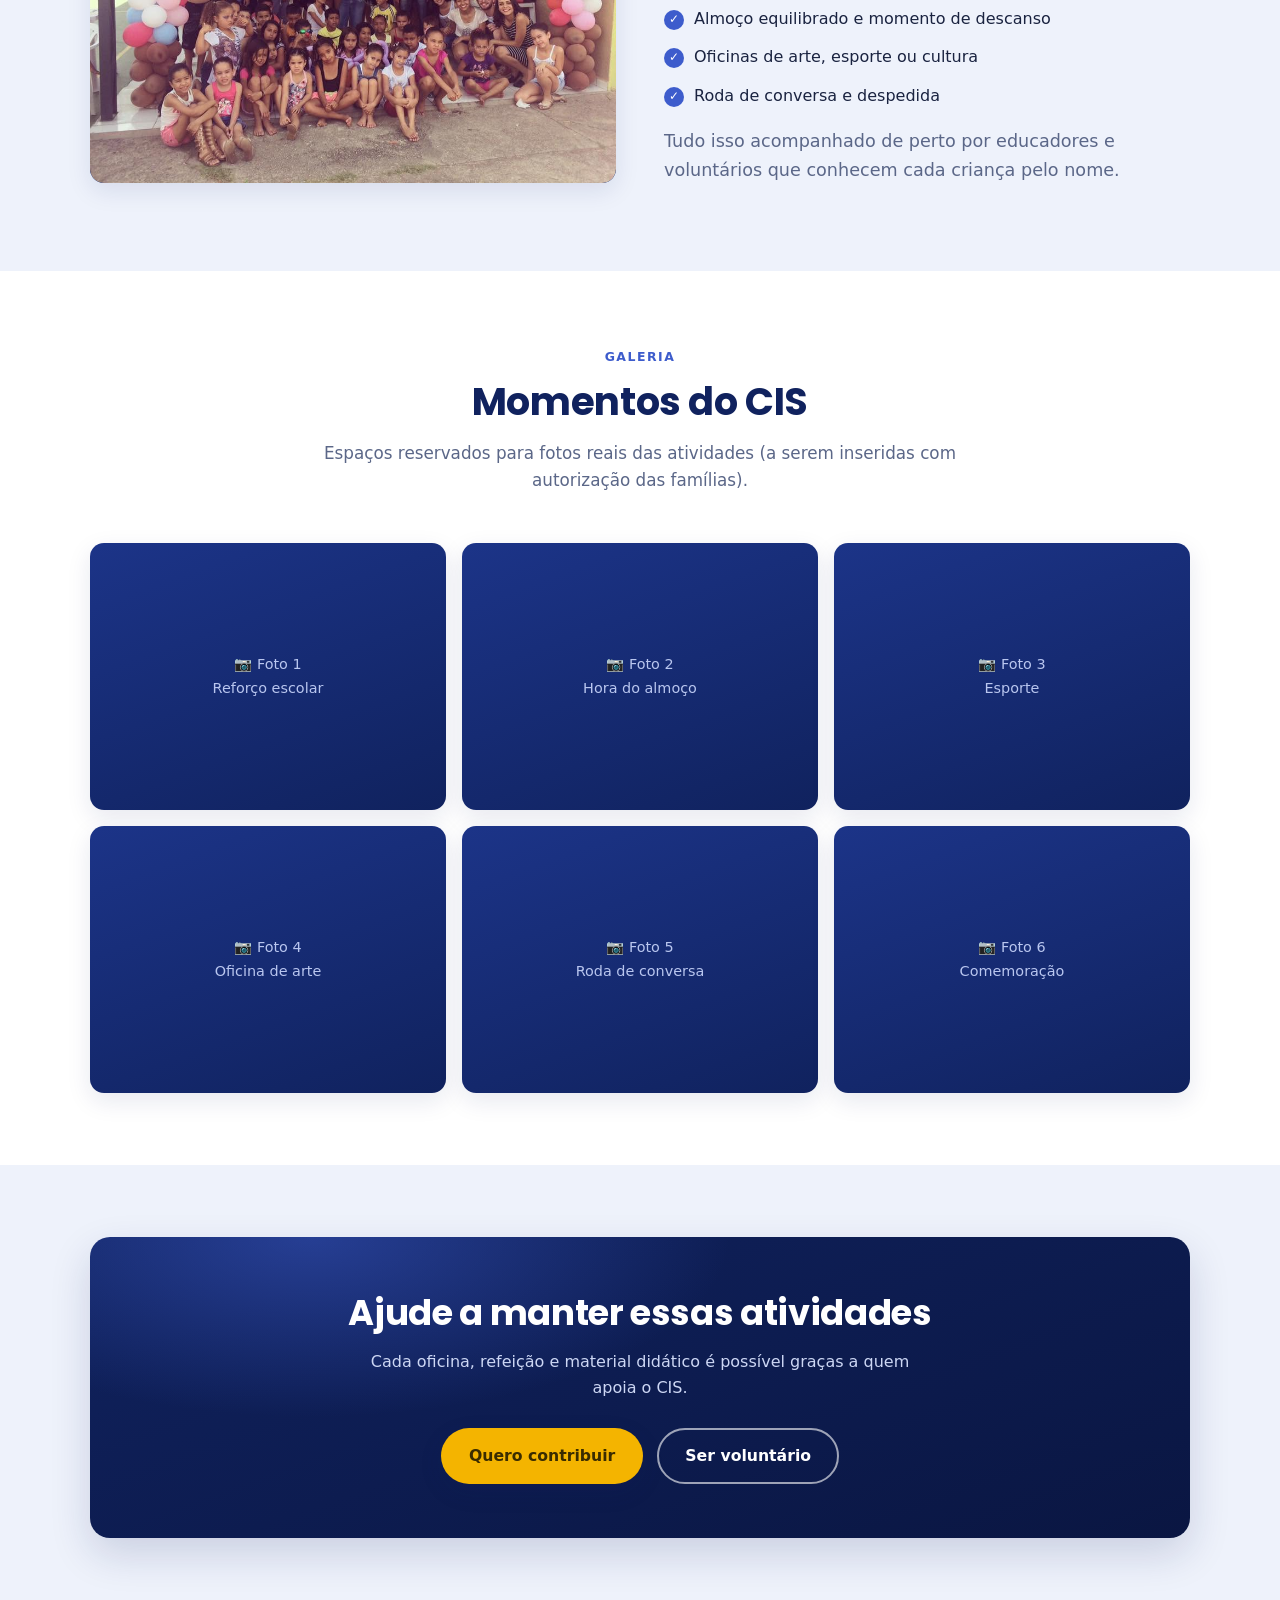
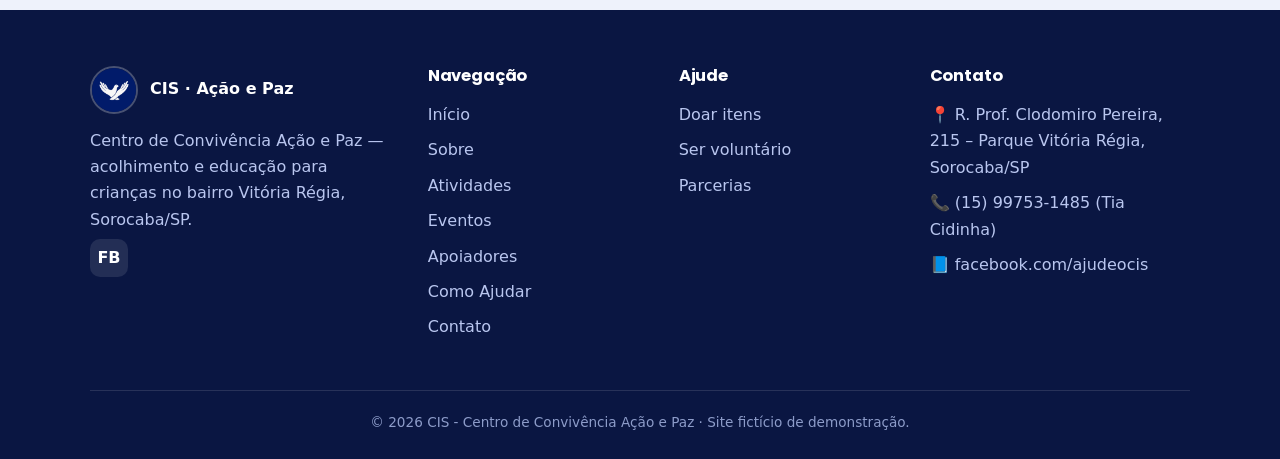
<file: html/atividades.html>
<!DOCTYPE html>
<html lang="pt-BR">
<head>
  <meta charset="UTF-8" />
  <meta name="viewport" content="width=device-width, initial-scale=1.0" />
  <title>Atividades · CIS - Centro de Convivência Ação e Paz</title>
  <meta name="description" content="Atividades oferecidas pelo CIS: reforço escolar, esporte, alimentação, arte e apoio socioemocional. (Site fictício.)" />
  <link rel="icon" type="image/png" href="../imagens/logo.png" />
  <meta property="og:type" content="website" />
  <meta property="og:locale" content="pt_BR" />
  <meta property="og:site_name" content="CIS - Centro de Convivência Ação e Paz" />
  <meta property="og:title" content="Atividades do CIS" />
  <meta property="og:description" content="Reforço escolar, esporte, alimentação e apoio socioemocional para as crianças do CIS." />
  <meta property="og:url" content="https://luanrennanb15.github.io/Ong-Centro-de-conviv-ncia-a-o-e-paz/html/atividades.html" />
  <meta property="og:image" content="https://luanrennanb15.github.io/Ong-Centro-de-conviv-ncia-a-o-e-paz/imagens/logo.png" />
  <meta property="og:image:alt" content="Logo do CIS — pomba formada por duas mãos" />
  <meta name="twitter:card" content="summary_large_image" />
  <meta name="twitter:title" content="Atividades do CIS" />
  <meta name="twitter:description" content="O que o CIS oferece para as crianças no dia a dia." />
  <meta name="twitter:image" content="https://luanrennanb15.github.io/Ong-Centro-de-conviv-ncia-a-o-e-paz/imagens/logo.png" />
  <link rel="stylesheet" href="../css/estilo.css" />
</head>
<body>

  <div class="aviso-proto">⚠️ Protótipo de demonstração — conteúdo fictício, criado para apresentação à ONG.</div>

  <header class="site-header">
    <nav class="nav">
      <a href="inicio.html" class="brand">
        <img src="../imagens/logo.png" alt="Logo CIS - pomba formada por duas mãos" />
        <span class="brand-text"><strong>CIS</strong><span>Centro de Convivência Ação e Paz</span></span>
      </a>
      <button class="nav-toggle" aria-label="Abrir menu"><span></span><span></span><span></span></button>
      <ul class="nav-links">
        <li><a href="inicio.html">Início</a></li>
        <li><a href="sobre.html">Sobre</a></li>
        <li><a href="atividades.html" class="active">Atividades</a></li><li><a href="eventos.html">Eventos</a></li><li><a href="apoiadores.html">Apoiadores</a></li>
        <li><a href="como-ajudar.html">Como Ajudar</a></li>
        <li><a href="contato.html">Contato</a></li>
        <li><a href="como-ajudar.html" class="btn btn-gold">Ajudar</a></li>
      </ul>
    </nav>
  </header>

  <section class="page-hero">
    <div class="container">
      <div class="breadcrumb"><a href="inicio.html">Início</a> › Atividades</div>
      <h1>O que fazemos</h1>
      <p>Um dia no CIS é feito de aprendizado, brincadeira, alimentação e muito cuidado.</p>
    </div>
  </section>

  <!-- ATIVIDADES PRINCIPAIS -->
  <section>
    <div class="container">
      <div class="section-head">
        <span class="eyebrow">Nossos programas</span>
        <h2>Atividades para o desenvolvimento integral</h2>
        <p>Cada atividade é pensada para cuidar da criança por inteiro — mente, corpo e emoções.</p>
      </div>
      <div class="grid grid-3">
        <div class="card"><div class="ico">📚</div><h3>Reforço escolar</h3><p>Acompanhamento das tarefas e apoio nas matérias com maior dificuldade, em grupos pequenos.</p></div>
        <div class="card"><div class="ico">🍲</div><h3>Alimentação</h3><p>Refeições e lanches equilibrados todos os dias, garantindo nutrição durante o período no CIS.</p></div>
        <div class="card"><div class="ico">⚽</div><h3>Esporte e recreação</h3><p>Futebol, jogos e brincadeiras que ensinam disciplina, trabalho em equipe e respeito.</p></div>
        <div class="card"><div class="ico">🎨</div><h3>Arte e cultura</h3><p>Oficinas de música, desenho e teatro que estimulam a criatividade e a expressão.</p></div>
        <div class="card"><div class="ico">💬</div><h3>Apoio socioemocional</h3><p>Rodas de conversa e escuta acolhedora para ajudar cada criança a lidar com suas emoções.</p></div>
        <div class="card"><div class="ico">💻</div><h3>Inclusão digital</h3><p>Noções básicas de informática e uso responsável da tecnologia para o mundo de hoje.</p></div>
      </div>
    </div>
  </section>

  <!-- COMO É UM DIA -->
  <section class="section-tint">
    <div class="container split">
      <div class="media" style="padding:0;min-height:320px;"><img src="../imagens/segundolar.jpg" alt="Crianças do CIS reunidas em uma festa, com arco de balões" style="width:100%;height:100%;min-height:320px;object-fit:cover;border-radius:var(--radius);" /></div>
      <div>
        <span class="eyebrow" style="color:var(--accent);font-weight:700;text-transform:uppercase;letter-spacing:.12em;font-size:.78rem;">Rotina</span>
        <h2>Como é um dia no CIS</h2>
        <p>As crianças chegam no contraturno escolar e encontram uma rotina segura e afetuosa:</p>
        <ul class="check-list">
          <li>Recepção, acolhimento e lanche da chegada</li>
          <li>Reforço escolar e apoio nas tarefas</li>
          <li>Almoço equilibrado e momento de descanso</li>
          <li>Oficinas de arte, esporte ou cultura</li>
          <li>Roda de conversa e despedida</li>
        </ul>
        <p class="lead">Tudo isso acompanhado de perto por educadores e voluntários que conhecem cada criança pelo nome.</p>
      </div>
    </div>
  </section>

  <!-- GALERIA -->
  <section>
    <div class="container">
      <div class="section-head">
        <span class="eyebrow">Galeria</span>
        <h2>Momentos do CIS</h2>
        <p>Espaços reservados para fotos reais das atividades (a serem inseridas com autorização das famílias).</p>
      </div>
      <div class="gallery">
        <div class="g-item">📷 Foto 1<br />Reforço escolar</div>
        <div class="g-item">📷 Foto 2<br />Hora do almoço</div>
        <div class="g-item">📷 Foto 3<br />Esporte</div>
        <div class="g-item">📷 Foto 4<br />Oficina de arte</div>
        <div class="g-item">📷 Foto 5<br />Roda de conversa</div>
        <div class="g-item">📷 Foto 6<br />Comemoração</div>
      </div>
    </div>
  </section>

  <!-- CTA -->
  <section class="section-tint">
    <div class="container">
      <div class="cta-band">
        <h2>Ajude a manter essas atividades</h2>
        <p>Cada oficina, refeição e material didático é possível graças a quem apoia o CIS.</p>
        <div class="hero-cta">
          <a href="como-ajudar.html" class="btn btn-gold">Quero contribuir</a>
          <a href="como-ajudar.html#voluntariado" class="btn btn-outline">Ser voluntário</a>
        </div>
      </div>
    </div>
  </section>

  <footer class="site-footer">
    <div class="container">
      <div class="footer-grid">
        <div>
          <div class="footer-brand"><img src="../imagens/logo.png" alt="Logo CIS" /><strong>CIS · Ação e Paz</strong></div>
          <p>Centro de Convivência Ação e Paz — acolhimento e educação para crianças no bairro Vitória Régia, Sorocaba/SP.</p>
          <div class="socials"><a href="https://www.facebook.com/ajudeocis/" target="_blank" rel="noopener" title="Facebook do CIS">FB</a></div>
        </div>
        <div><h4>Navegação</h4><ul><li><a href="inicio.html">Início</a></li><li><a href="sobre.html">Sobre</a></li><li><a href="atividades.html">Atividades</a></li><li><a href="eventos.html">Eventos</a></li><li><a href="apoiadores.html">Apoiadores</a></li><li><a href="como-ajudar.html">Como Ajudar</a></li><li><a href="contato.html">Contato</a></li></ul></div>
        <div><h4>Ajude</h4><ul><li><a href="como-ajudar.html#itens">Doar itens</a></li><li><a href="como-ajudar.html#voluntariado">Ser voluntário</a></li><li><a href="como-ajudar.html#parcerias">Parcerias</a></li></ul></div>
        <div><h4>Contato</h4><ul><li>📍 R. Prof. Clodomiro Pereira, 215 – Parque Vitória Régia, Sorocaba/SP</li><li>📞 <a href="https://wa.me/5515997531485" target="_blank" rel="noopener">(15) 99753-1485</a> (Tia Cidinha)</li><li>📘 <a href="https://www.facebook.com/ajudeocis/" target="_blank" rel="noopener">facebook.com/ajudeocis</a></li></ul></div>
      </div>
      <div class="footer-bottom">© <span id="ano">2026</span> CIS - Centro de Convivência Ação e Paz · Site fictício de demonstração.</div>
    </div>
  </footer>

  <a class="whatsapp-float" href="https://wa.me/5515997531485?text=Ol%C3%A1!%20Vim%20pelo%20site%20do%20CIS%20e%20gostaria%20de%20ajudar." target="_blank" rel="noopener" title="Fale com o CIS no WhatsApp (Tia Cidinha)">
    <svg viewBox="0 0 32 32"><path d="M16 3C9.4 3 4 8.4 4 15c0 2.1.6 4.1 1.6 5.9L4 29l8.3-1.6c1.7.9 3.6 1.4 5.7 1.4 6.6 0 12-5.4 12-12S22.6 3 16 3zm0 21.8c-1.8 0-3.5-.5-5-1.3l-.4-.2-4.9 1 1-4.8-.3-.4C5.5 18.4 5 16.7 5 15 5 8.9 9.9 4 16 4s11 4.9 11 11-4.9 9.8-11 9.8zm6-8.2c-.3-.2-1.9-1-2.2-1.1-.3-.1-.5-.2-.7.2-.2.3-.8 1-.9 1.2-.2.2-.3.2-.6.1-.3-.2-1.4-.5-2.6-1.6-1-.9-1.6-1.9-1.8-2.3-.2-.3 0-.5.1-.6.1-.1.3-.3.4-.5.1-.2.2-.3.3-.5.1-.2 0-.4 0-.5-.1-.2-.7-1.7-1-2.3-.2-.6-.5-.5-.7-.5h-.6c-.2 0-.5.1-.8.4-.3.3-1 1-1 2.5s1.1 2.9 1.2 3.1c.2.2 2.1 3.3 5.1 4.6.7.3 1.3.5 1.7.6.7.2 1.4.2 1.9.1.6-.1 1.9-.8 2.1-1.5.3-.7.3-1.4.2-1.5-.1-.2-.3-.2-.6-.4z"/></svg>
  </a>

  <script src="../js/script.js"></script>
</body>
</html>
</file>
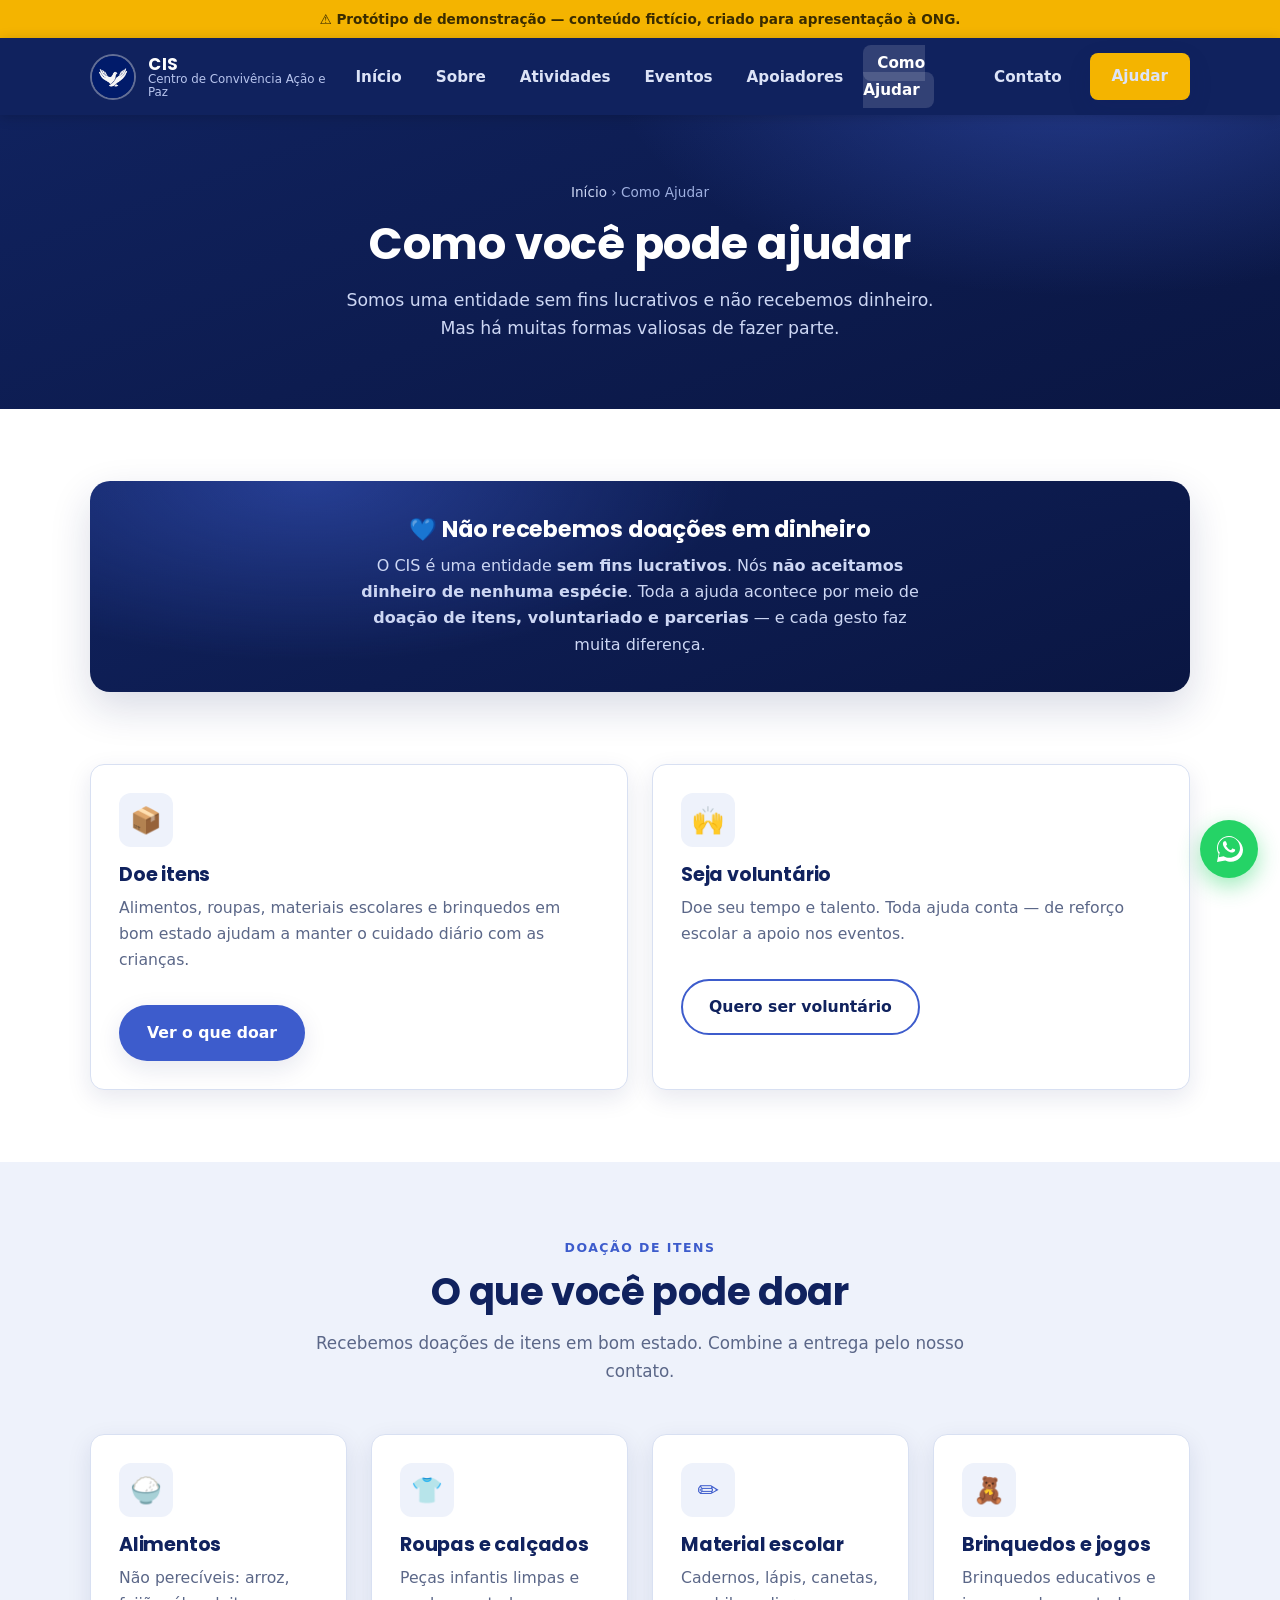
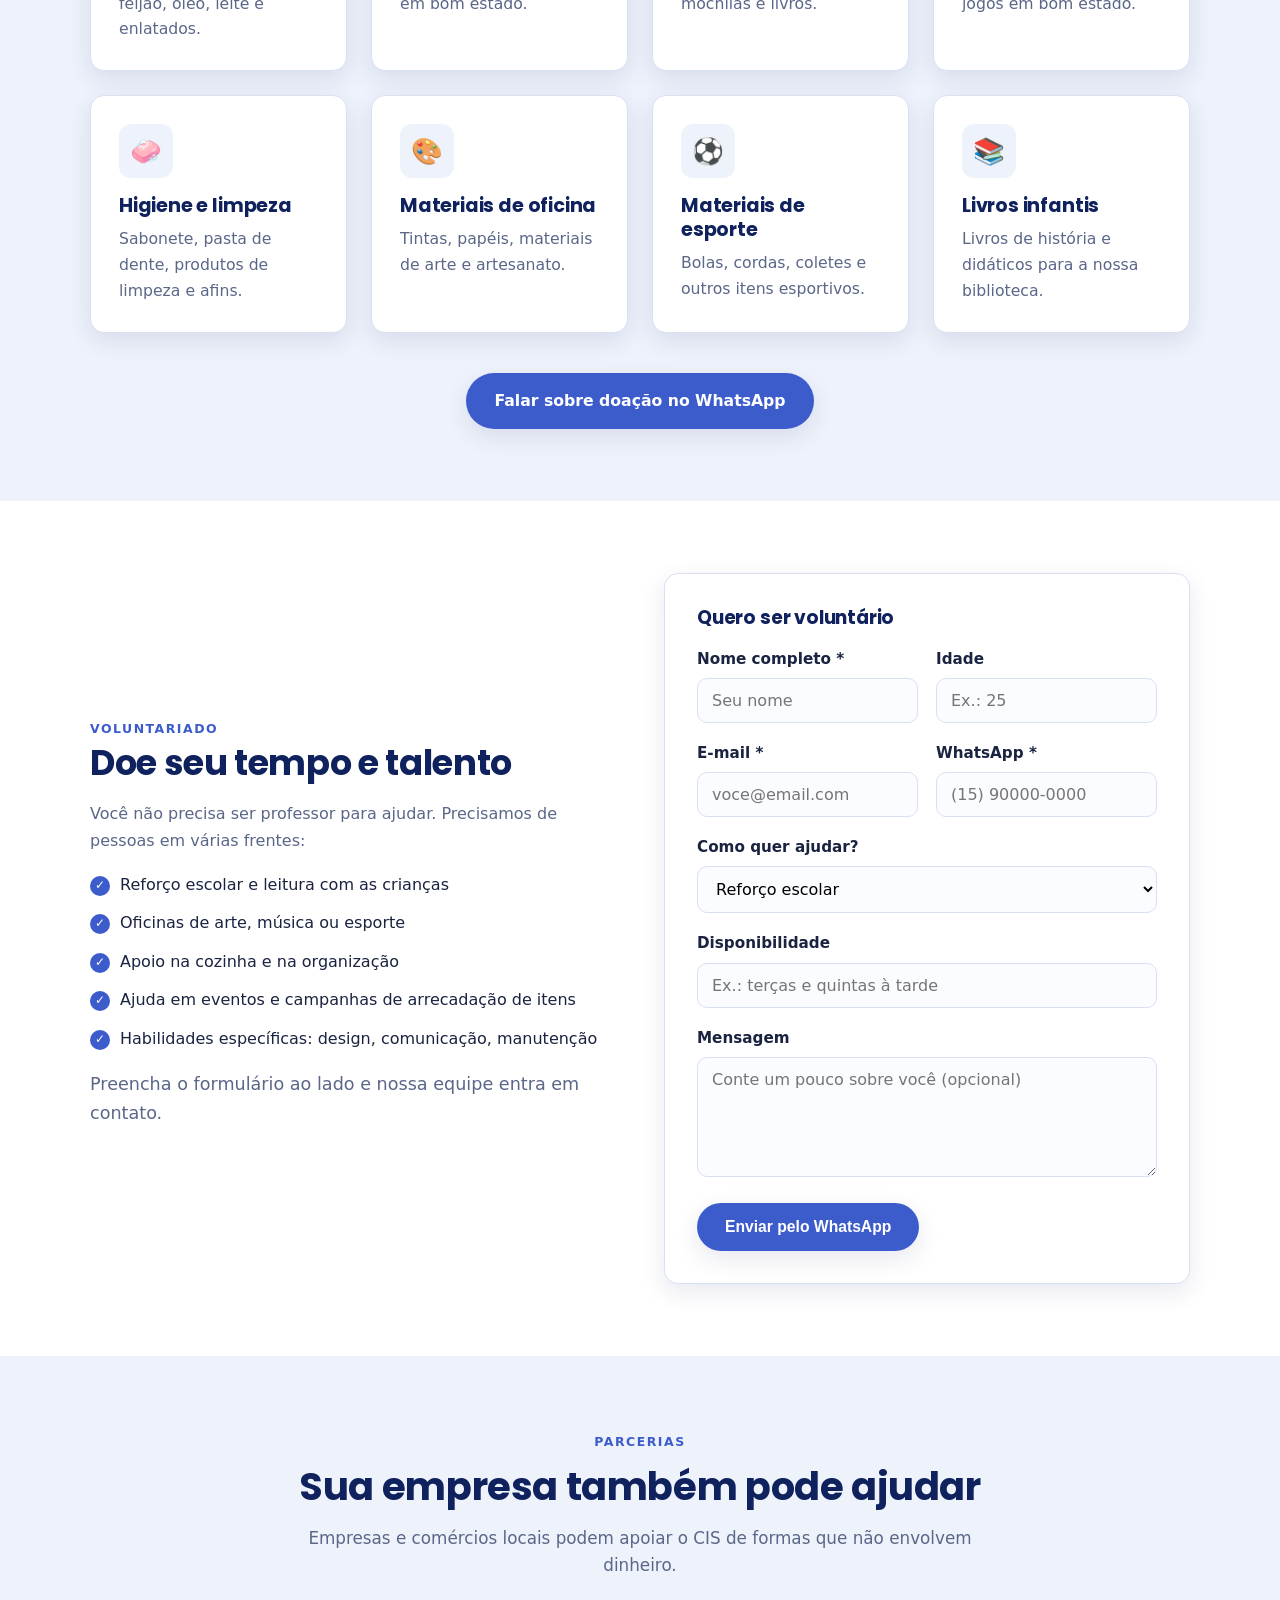
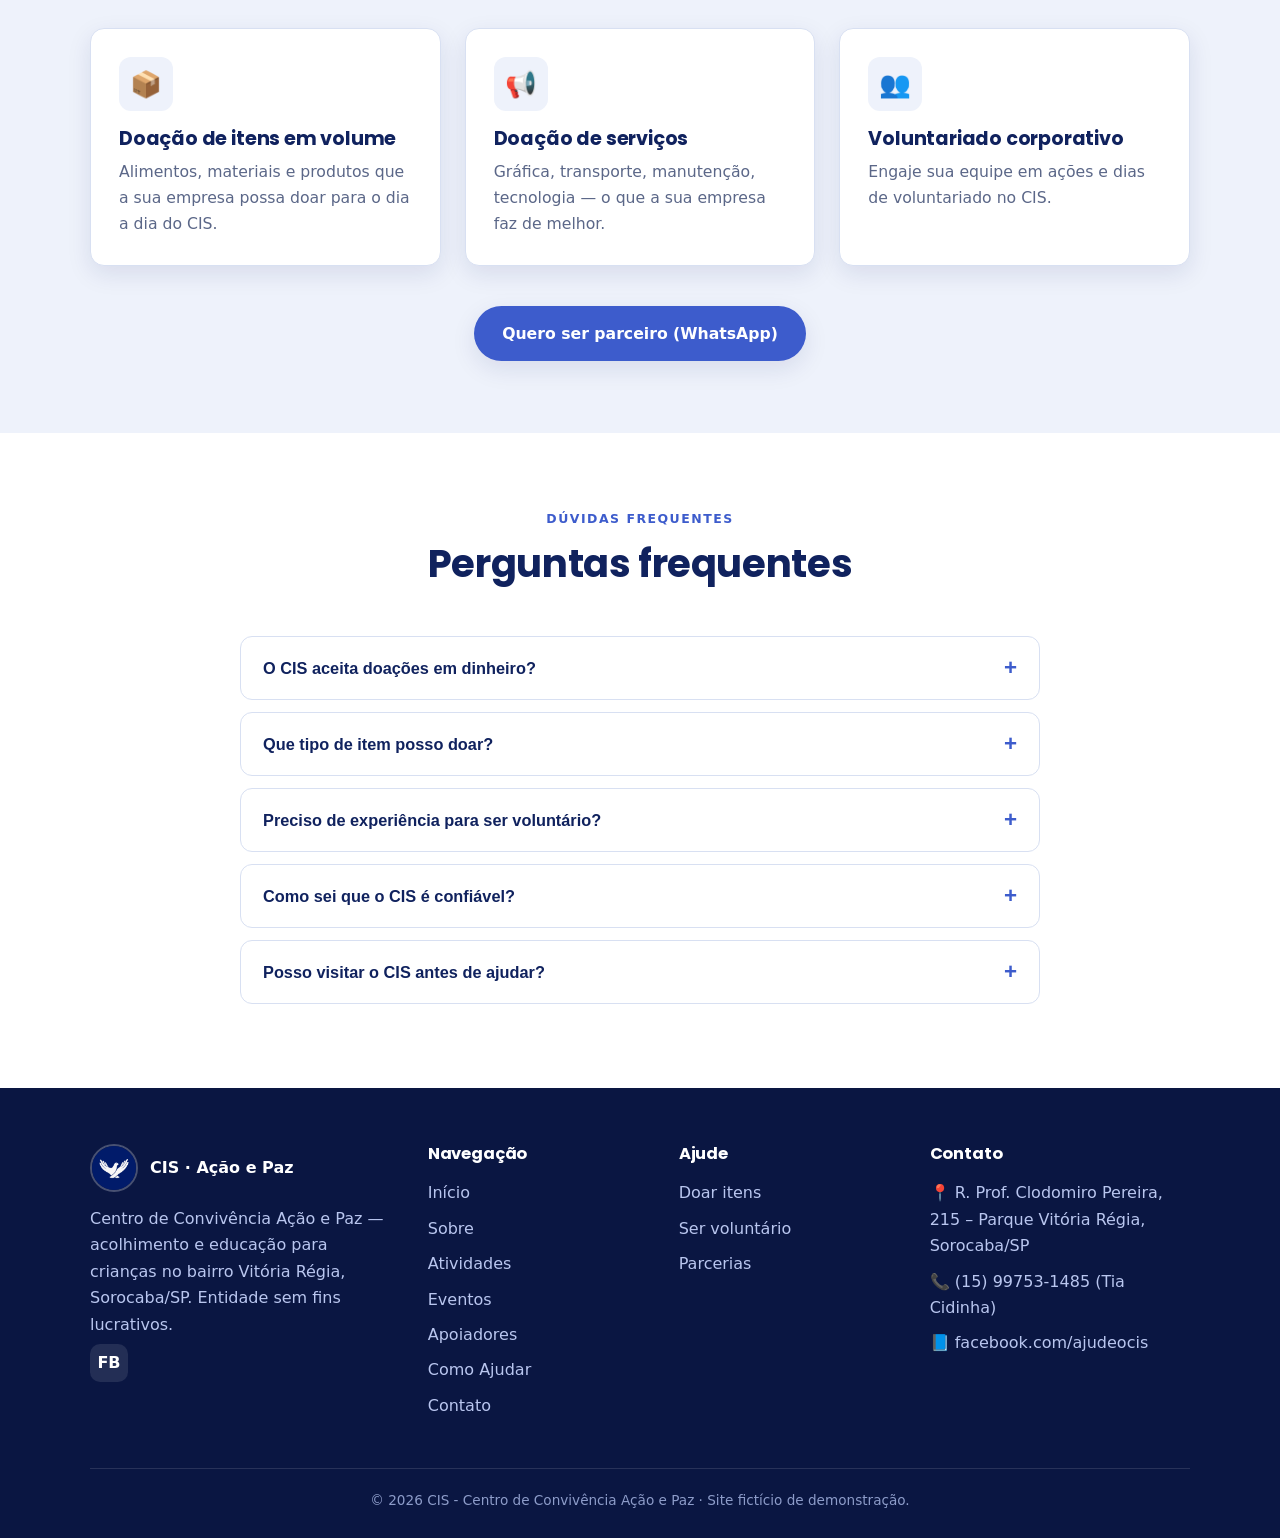
<file: html/como-ajudar.html>
<!DOCTYPE html>
<html lang="pt-BR">
<head>
  <meta charset="UTF-8" />
  <meta name="viewport" content="width=device-width, initial-scale=1.0" />
  <title>Como Ajudar · CIS - Centro de Convivência Ação e Paz</title>
  <meta name="description" content="Formas de ajudar o CIS, uma entidade sem fins lucrativos: doação de itens, voluntariado e parcerias. Não recebemos dinheiro. (Site fictício.)" />
  <link rel="icon" type="image/png" href="../imagens/logo.png" />
  <meta property="og:type" content="website" />
  <meta property="og:locale" content="pt_BR" />
  <meta property="og:site_name" content="CIS - Centro de Convivência Ação e Paz" />
  <meta property="og:title" content="Como ajudar o CIS" />
  <meta property="og:description" content="Ajude com doação de itens, voluntariado ou parcerias. Entidade sem fins lucrativos que cuida de crianças." />
  <meta property="og:url" content="https://luanrennanb15.github.io/Ong-Centro-de-conviv-ncia-a-o-e-paz/html/como-ajudar.html" />
  <meta property="og:image" content="https://luanrennanb15.github.io/Ong-Centro-de-conviv-ncia-a-o-e-paz/imagens/logo.png" />
  <meta property="og:image:alt" content="Logo do CIS — pomba formada por duas mãos" />
  <meta name="twitter:card" content="summary_large_image" />
  <meta name="twitter:title" content="Como ajudar o CIS" />
  <meta name="twitter:description" content="Doação de itens, voluntariado e parcerias." />
  <meta name="twitter:image" content="https://luanrennanb15.github.io/Ong-Centro-de-conviv-ncia-a-o-e-paz/imagens/logo.png" />
  <link rel="stylesheet" href="../css/estilo.css" />
</head>
<body>

  <div class="aviso-proto">⚠️ Protótipo de demonstração — conteúdo fictício, criado para apresentação à ONG.</div>

  <header class="site-header">
    <nav class="nav">
      <a href="inicio.html" class="brand">
        <img src="../imagens/logo.png" alt="Logo CIS - pomba formada por duas mãos" />
        <span class="brand-text"><strong>CIS</strong><span>Centro de Convivência Ação e Paz</span></span>
      </a>
      <button class="nav-toggle" aria-label="Abrir menu"><span></span><span></span><span></span></button>
      <ul class="nav-links">
        <li><a href="inicio.html">Início</a></li>
        <li><a href="sobre.html">Sobre</a></li>
        <li><a href="atividades.html">Atividades</a></li><li><a href="eventos.html">Eventos</a></li><li><a href="apoiadores.html">Apoiadores</a></li>
        <li><a href="como-ajudar.html" class="active">Como Ajudar</a></li>
        <li><a href="contato.html">Contato</a></li>
        <li><a href="#itens" class="btn btn-gold">Ajudar</a></li>
      </ul>
    </nav>
  </header>

  <section class="page-hero">
    <div class="container">
      <div class="breadcrumb"><a href="inicio.html">Início</a> › Como Ajudar</div>
      <h1>Como você pode ajudar</h1>
      <p>Somos uma entidade sem fins lucrativos e não recebemos dinheiro. Mas há muitas formas valiosas de fazer parte.</p>
    </div>
  </section>

  <!-- AVISO SEM FINS LUCRATIVOS -->
  <section style="padding-bottom:0;">
    <div class="container">
      <div class="cta-band" style="padding:34px 30px;">
        <h2 style="font-size:1.4rem;margin-bottom:10px;">💙 Não recebemos doações em dinheiro</h2>
        <p style="margin-bottom:0;">O CIS é uma entidade <strong>sem fins lucrativos</strong>. Nós <strong>não aceitamos dinheiro de nenhuma espécie</strong>. Toda a ajuda acontece por meio de <strong>doação de itens, voluntariado e parcerias</strong> — e cada gesto faz muita diferença.</p>
      </div>
    </div>
  </section>

  <!-- DOIS CAMINHOS -->
  <section>
    <div class="container">
      <div class="grid grid-2">
        <div class="card"><div class="ico">📦</div><h3>Doe itens</h3><p>Alimentos, roupas, materiais escolares e brinquedos em bom estado ajudam a manter o cuidado diário com as crianças.</p><a href="#itens" class="btn btn-primary mt-32">Ver o que doar</a></div>
        <div class="card"><div class="ico">🙌</div><h3>Seja voluntário</h3><p>Doe seu tempo e talento. Toda ajuda conta — de reforço escolar a apoio nos eventos.</p><a href="#voluntariado" class="btn btn-outline-navy mt-32">Quero ser voluntário</a></div>
      </div>
    </div>
  </section>

  <!-- DOAÇÃO DE ITENS -->
  <section id="itens" class="section-tint">
    <div class="container">
      <div class="section-head">
        <span class="eyebrow">Doação de itens</span>
        <h2>O que você pode doar</h2>
        <p>Recebemos doações de itens em bom estado. Combine a entrega pelo nosso contato.</p>
      </div>
      <div class="grid grid-4">
        <div class="card"><div class="ico">🍚</div><h3>Alimentos</h3><p>Não perecíveis: arroz, feijão, óleo, leite e enlatados.</p></div>
        <div class="card"><div class="ico">👕</div><h3>Roupas e calçados</h3><p>Peças infantis limpas e em bom estado.</p></div>
        <div class="card"><div class="ico">✏️</div><h3>Material escolar</h3><p>Cadernos, lápis, canetas, mochilas e livros.</p></div>
        <div class="card"><div class="ico">🧸</div><h3>Brinquedos e jogos</h3><p>Brinquedos educativos e jogos em bom estado.</p></div>
        <div class="card"><div class="ico">🧼</div><h3>Higiene e limpeza</h3><p>Sabonete, pasta de dente, produtos de limpeza e afins.</p></div>
        <div class="card"><div class="ico">🎨</div><h3>Materiais de oficina</h3><p>Tintas, papéis, materiais de arte e artesanato.</p></div>
        <div class="card"><div class="ico">⚽</div><h3>Materiais de esporte</h3><p>Bolas, cordas, coletes e outros itens esportivos.</p></div>
        <div class="card"><div class="ico">📚</div><h3>Livros infantis</h3><p>Livros de história e didáticos para a nossa biblioteca.</p></div>
      </div>
      <div class="text-center mt-40"><a href="https://wa.me/5515997531485?text=Ol%C3%A1!%20Entrei%20no%20site%20do%20CIS%20e%20gostaria%20de%20ajudar%20com%20doa%C3%A7%C3%B5es." target="_blank" rel="noopener" class="btn btn-primary">Falar sobre doação no WhatsApp</a></div>
    </div>
  </section>

  <!-- VOLUNTARIADO -->
  <section id="voluntariado">
    <div class="container split">
      <div>
        <span class="eyebrow" style="color:var(--accent);font-weight:700;text-transform:uppercase;letter-spacing:.12em;font-size:.78rem;">Voluntariado</span>
        <h2>Doe seu tempo e talento</h2>
        <p>Você não precisa ser professor para ajudar. Precisamos de pessoas em várias frentes:</p>
        <ul class="check-list">
          <li>Reforço escolar e leitura com as crianças</li>
          <li>Oficinas de arte, música ou esporte</li>
          <li>Apoio na cozinha e na organização</li>
          <li>Ajuda em eventos e campanhas de arrecadação de itens</li>
          <li>Habilidades específicas: design, comunicação, manutenção</li>
        </ul>
        <p class="lead">Preencha o formulário ao lado e nossa equipe entra em contato.</p>
      </div>
      <div>
        <form class="form-card" data-wa="Olá! Entrei no site do CIS e quero me inscrever como voluntário. Seguem meus dados:">
          <h3 style="margin-bottom:18px;">Quero ser voluntário</h3>
          <div class="form-row">
            <div class="field"><label>Nome completo *</label><input type="text" required placeholder="Seu nome" /></div>
            <div class="field"><label>Idade</label><input type="number" min="16" placeholder="Ex.: 25" /></div>
          </div>
          <div class="form-row">
            <div class="field"><label>E-mail *</label><input type="email" required placeholder="voce@email.com" /></div>
            <div class="field"><label>WhatsApp *</label><input type="tel" required placeholder="(15) 90000-0000" /></div>
          </div>
          <div class="field">
            <label>Como quer ajudar?</label>
            <select>
              <option>Reforço escolar</option>
              <option>Oficinas (arte, música, esporte)</option>
              <option>Apoio na cozinha/organização</option>
              <option>Eventos e campanhas</option>
              <option>Habilidade específica</option>
              <option>Onde for preciso</option>
            </select>
          </div>
          <div class="field"><label>Disponibilidade</label><input type="text" placeholder="Ex.: terças e quintas à tarde" /></div>
          <div class="field"><label>Mensagem</label><textarea placeholder="Conte um pouco sobre você (opcional)"></textarea></div>
          <button type="submit" class="btn btn-primary">Enviar pelo WhatsApp</button>
          <div class="form-msg">✓ Abrindo o WhatsApp com a sua inscrição… Se não abrir, chame no (15) 99753-1485.</div>
        </form>
      </div>
    </div>
  </section>

  <!-- PARCERIAS -->
  <section id="parcerias" class="section-tint">
    <div class="container">
      <div class="section-head">
        <span class="eyebrow">Parcerias</span>
        <h2>Sua empresa também pode ajudar</h2>
        <p>Empresas e comércios locais podem apoiar o CIS de formas que não envolvem dinheiro.</p>
      </div>
      <div class="grid grid-3">
        <div class="card"><div class="ico">📦</div><h3>Doação de itens em volume</h3><p>Alimentos, materiais e produtos que a sua empresa possa doar para o dia a dia do CIS.</p></div>
        <div class="card"><div class="ico">📢</div><h3>Doação de serviços</h3><p>Gráfica, transporte, manutenção, tecnologia — o que a sua empresa faz de melhor.</p></div>
        <div class="card"><div class="ico">👥</div><h3>Voluntariado corporativo</h3><p>Engaje sua equipe em ações e dias de voluntariado no CIS.</p></div>
      </div>
      <div class="text-center mt-40"><a href="https://wa.me/5515997531485?text=Ol%C3%A1!%20Entrei%20no%20site%20do%20CIS%20e%20gostaria%20de%20me%20tornar%20apoiador%2Fparceiro." target="_blank" rel="noopener" class="btn btn-primary">Quero ser parceiro (WhatsApp)</a></div>
    </div>
  </section>

  <!-- FAQ -->
  <section>
    <div class="container">
      <div class="section-head">
        <span class="eyebrow">Dúvidas frequentes</span>
        <h2>Perguntas frequentes</h2>
      </div>
      <div class="faq">
        <div class="faq-item">
          <button class="faq-q">O CIS aceita doações em dinheiro? <span class="plus">+</span></button>
          <div class="faq-a"><p>Não. Somos uma entidade sem fins lucrativos e <strong>não recebemos dinheiro de nenhuma espécie</strong>. A ajuda acontece por doação de itens, voluntariado e parcerias.</p></div>
        </div>
        <div class="faq-item">
          <button class="faq-q">Que tipo de item posso doar? <span class="plus">+</span></button>
          <div class="faq-a"><p>Alimentos não perecíveis, roupas e calçados infantis, material escolar, brinquedos, itens de higiene e materiais para as oficinas — sempre em bom estado. Entre em contato para combinar a entrega.</p></div>
        </div>
        <div class="faq-item">
          <button class="faq-q">Preciso de experiência para ser voluntário? <span class="plus">+</span></button>
          <div class="faq-a"><p>Não. Há atividades para todos os perfis. O mais importante é o compromisso e o carinho com as crianças. Nossa equipe orienta cada novo voluntário.</p></div>
        </div>
        <div class="faq-item">
          <button class="faq-q">Como sei que o CIS é confiável? <span class="plus">+</span></button>
          <div class="faq-a"><p>Numa versão real, aqui estariam o CNPJ, certificações e relatórios anuais para download, reforçando a transparência da instituição.</p></div>
        </div>
        <div class="faq-item">
          <button class="faq-q">Posso visitar o CIS antes de ajudar? <span class="plus">+</span></button>
          <div class="faq-a"><p>Claro! Ficaremos felizes em receber você para conhecer o espaço e as crianças. Agende uma visita pelo nosso contato.</p></div>
        </div>
      </div>
    </div>
  </section>

  <footer class="site-footer">
    <div class="container">
      <div class="footer-grid">
        <div>
          <div class="footer-brand"><img src="../imagens/logo.png" alt="Logo CIS" /><strong>CIS · Ação e Paz</strong></div>
          <p>Centro de Convivência Ação e Paz — acolhimento e educação para crianças no bairro Vitória Régia, Sorocaba/SP. Entidade sem fins lucrativos.</p>
          <div class="socials"><a href="https://www.facebook.com/ajudeocis/" target="_blank" rel="noopener" title="Facebook do CIS">FB</a></div>
        </div>
        <div><h4>Navegação</h4><ul><li><a href="inicio.html">Início</a></li><li><a href="sobre.html">Sobre</a></li><li><a href="atividades.html">Atividades</a></li><li><a href="eventos.html">Eventos</a></li><li><a href="apoiadores.html">Apoiadores</a></li><li><a href="como-ajudar.html">Como Ajudar</a></li><li><a href="contato.html">Contato</a></li></ul></div>
        <div><h4>Ajude</h4><ul><li><a href="#itens">Doar itens</a></li><li><a href="#voluntariado">Ser voluntário</a></li><li><a href="#parcerias">Parcerias</a></li></ul></div>
        <div><h4>Contato</h4><ul><li>📍 R. Prof. Clodomiro Pereira, 215 – Parque Vitória Régia, Sorocaba/SP</li><li>📞 <a href="https://wa.me/5515997531485" target="_blank" rel="noopener">(15) 99753-1485</a> (Tia Cidinha)</li><li>📘 <a href="https://www.facebook.com/ajudeocis/" target="_blank" rel="noopener">facebook.com/ajudeocis</a></li></ul></div>
      </div>
      <div class="footer-bottom">© <span id="ano">2026</span> CIS - Centro de Convivência Ação e Paz · Site fictício de demonstração.</div>
    </div>
  </footer>

  <a class="whatsapp-float" href="https://wa.me/5515997531485?text=Ol%C3%A1!%20Vim%20pelo%20site%20do%20CIS%20e%20gostaria%20de%20ajudar." target="_blank" rel="noopener" title="Fale com o CIS no WhatsApp (Tia Cidinha)">
    <svg viewBox="0 0 32 32"><path d="M16 3C9.4 3 4 8.4 4 15c0 2.1.6 4.1 1.6 5.9L4 29l8.3-1.6c1.7.9 3.6 1.4 5.7 1.4 6.6 0 12-5.4 12-12S22.6 3 16 3zm0 21.8c-1.8 0-3.5-.5-5-1.3l-.4-.2-4.9 1 1-4.8-.3-.4C5.5 18.4 5 16.7 5 15 5 8.9 9.9 4 16 4s11 4.9 11 11-4.9 9.8-11 9.8zm6-8.2c-.3-.2-1.9-1-2.2-1.1-.3-.1-.5-.2-.7.2-.2.3-.8 1-.9 1.2-.2.2-.3.2-.6.1-.3-.2-1.4-.5-2.6-1.6-1-.9-1.6-1.9-1.8-2.3-.2-.3 0-.5.1-.6.1-.1.3-.3.4-.5.1-.2.2-.3.3-.5.1-.2 0-.4 0-.5-.1-.2-.7-1.7-1-2.3-.2-.6-.5-.5-.7-.5h-.6c-.2 0-.5.1-.8.4-.3.3-1 1-1 2.5s1.1 2.9 1.2 3.1c.2.2 2.1 3.3 5.1 4.6.7.3 1.3.5 1.7.6.7.2 1.4.2 1.9.1.6-.1 1.9-.8 2.1-1.5.3-.7.3-1.4.2-1.5-.1-.2-.3-.2-.6-.4z"/></svg>
  </a>

  <script src="../js/script.js"></script>
</body>
</html>
</file>
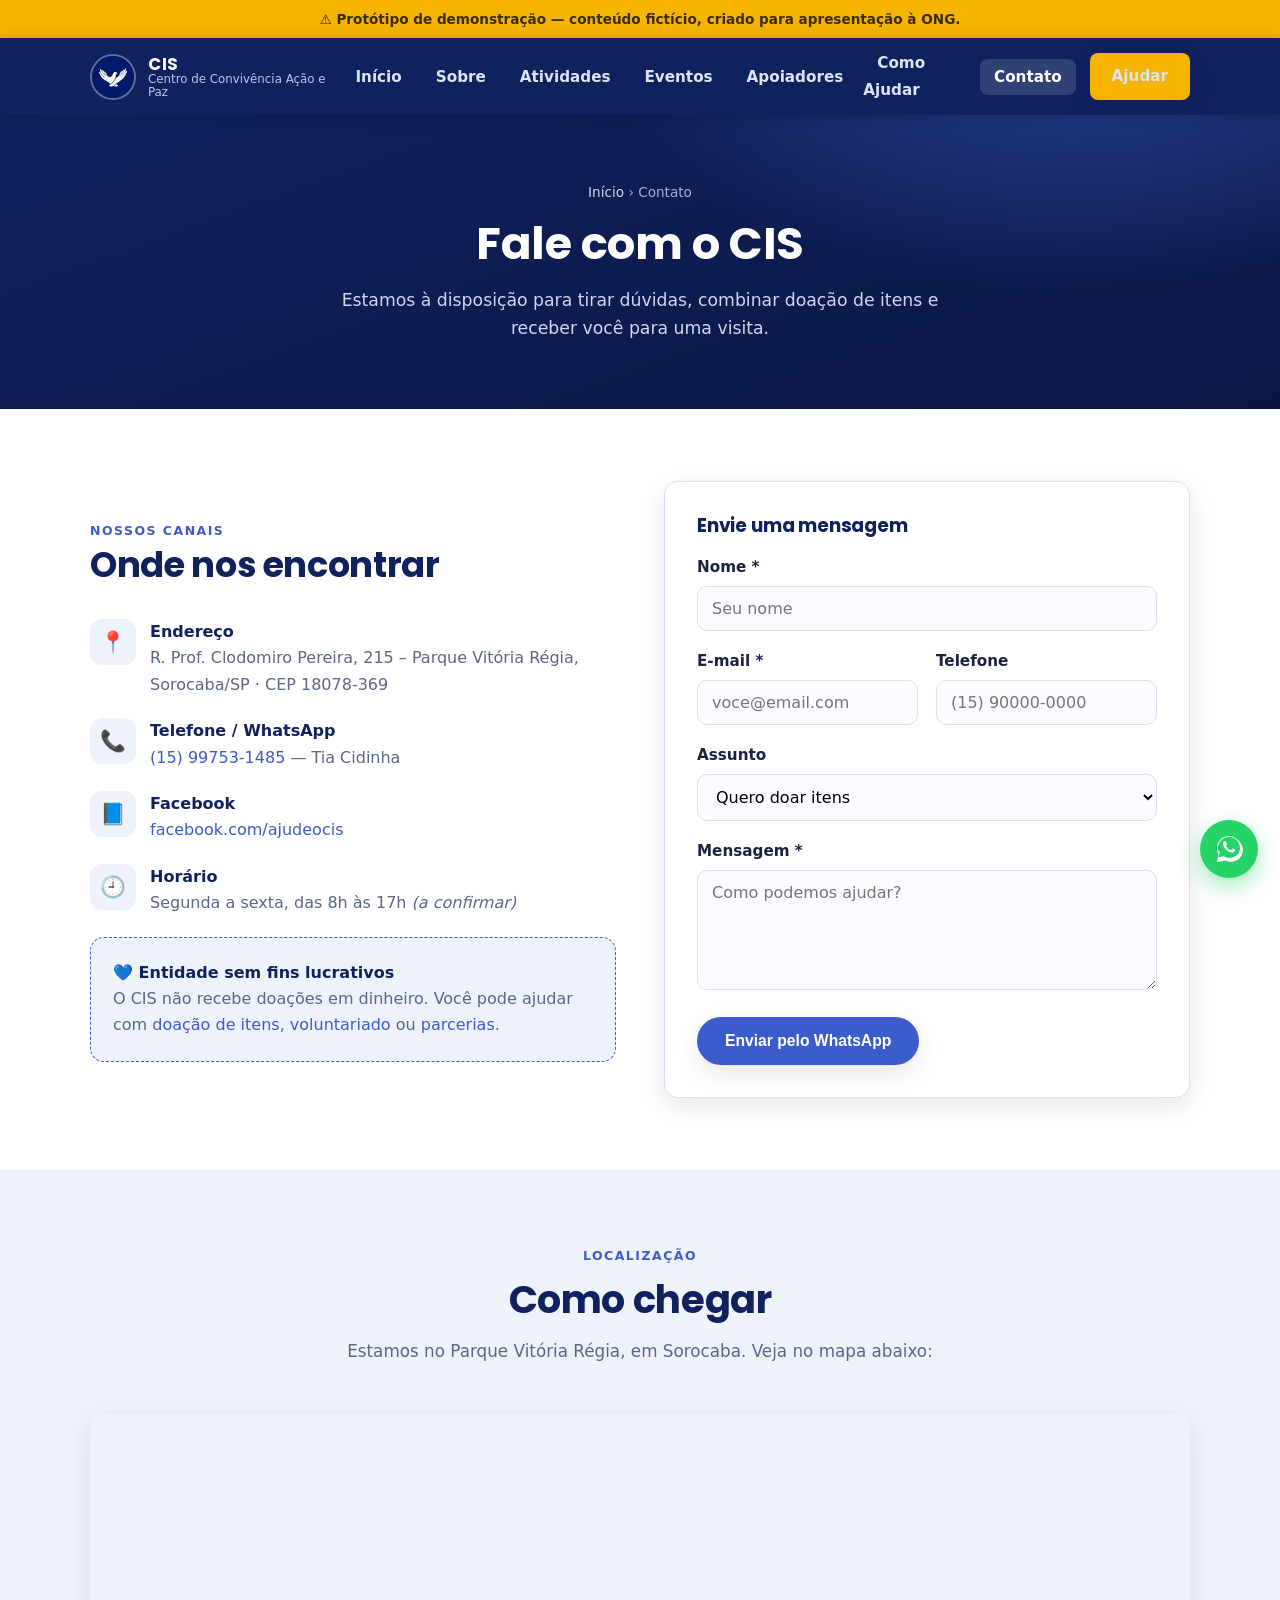
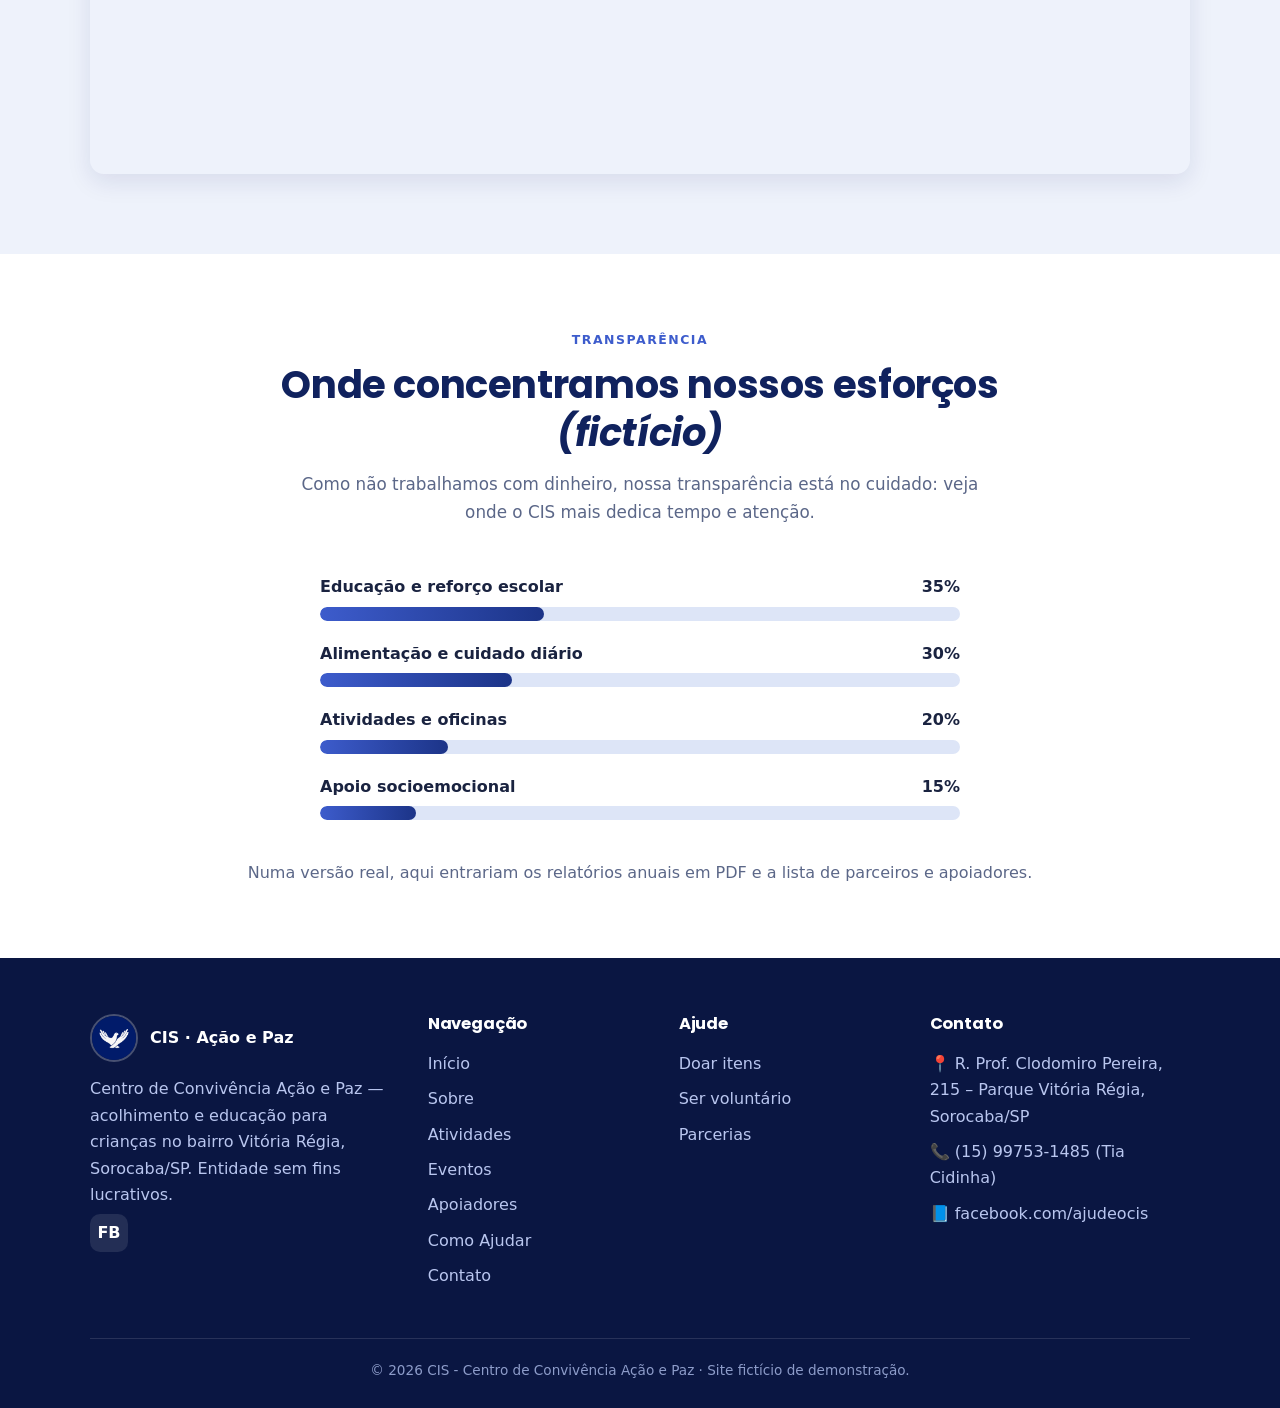
<file: html/contato.html>
<!DOCTYPE html>
<html lang="pt-BR">
<head>
  <meta charset="UTF-8" />
  <meta name="viewport" content="width=device-width, initial-scale=1.0" />
  <title>Contato · CIS - Centro de Convivência Ação e Paz</title>
  <meta name="description" content="Fale com o Centro de Convivência Ação e Paz. Endereço, WhatsApp e e-mail. Entidade sem fins lucrativos. (Site fictício.)" />
  <link rel="icon" type="image/png" href="../imagens/logo.png" />
  <meta property="og:type" content="website" />
  <meta property="og:locale" content="pt_BR" />
  <meta property="og:site_name" content="CIS - Centro de Convivência Ação e Paz" />
  <meta property="og:title" content="Contato — CIS" />
  <meta property="og:description" content="Fale com o Centro de Convivência Ação e Paz, no Parque Vitória Régia, Sorocaba/SP." />
  <meta property="og:url" content="https://luanrennanb15.github.io/Ong-Centro-de-conviv-ncia-a-o-e-paz/html/contato.html" />
  <meta property="og:image" content="https://luanrennanb15.github.io/Ong-Centro-de-conviv-ncia-a-o-e-paz/imagens/logo.png" />
  <meta property="og:image:alt" content="Logo do CIS — pomba formada por duas mãos" />
  <meta name="twitter:card" content="summary_large_image" />
  <meta name="twitter:title" content="Contato — CIS" />
  <meta name="twitter:description" content="Fale com o Centro de Convivência Ação e Paz em Sorocaba/SP." />
  <meta name="twitter:image" content="https://luanrennanb15.github.io/Ong-Centro-de-conviv-ncia-a-o-e-paz/imagens/logo.png" />
  <link rel="stylesheet" href="../css/estilo.css" />
</head>
<body>

  <div class="aviso-proto">⚠️ Protótipo de demonstração — conteúdo fictício, criado para apresentação à ONG.</div>

  <header class="site-header">
    <nav class="nav">
      <a href="inicio.html" class="brand">
        <img src="../imagens/logo.png" alt="Logo CIS - pomba formada por duas mãos" />
        <span class="brand-text"><strong>CIS</strong><span>Centro de Convivência Ação e Paz</span></span>
      </a>
      <button class="nav-toggle" aria-label="Abrir menu"><span></span><span></span><span></span></button>
      <ul class="nav-links">
        <li><a href="inicio.html">Início</a></li>
        <li><a href="sobre.html">Sobre</a></li>
        <li><a href="atividades.html">Atividades</a></li><li><a href="eventos.html">Eventos</a></li><li><a href="apoiadores.html">Apoiadores</a></li>
        <li><a href="como-ajudar.html">Como Ajudar</a></li>
        <li><a href="contato.html" class="active">Contato</a></li>
        <li><a href="como-ajudar.html" class="btn btn-gold">Ajudar</a></li>
      </ul>
    </nav>
  </header>

  <section class="page-hero">
    <div class="container">
      <div class="breadcrumb"><a href="inicio.html">Início</a> › Contato</div>
      <h1>Fale com o CIS</h1>
      <p>Estamos à disposição para tirar dúvidas, combinar doação de itens e receber você para uma visita.</p>
    </div>
  </section>

  <!-- CONTATO + FORM -->
  <section>
    <div class="container split">
      <div>
        <span class="eyebrow" style="color:var(--accent);font-weight:700;text-transform:uppercase;letter-spacing:.12em;font-size:.78rem;">Nossos canais</span>
        <h2>Onde nos encontrar</h2>
        <ul class="info-list mt-32">
          <li><div class="ico">📍</div><div><strong>Endereço</strong><span>R. Prof. Clodomiro Pereira, 215 – Parque Vitória Régia, Sorocaba/SP · CEP 18078-369</span></div></li>
          <li><div class="ico">📞</div><div><strong>Telefone / WhatsApp</strong><span><a href="https://wa.me/5515997531485" target="_blank" rel="noopener">(15) 99753-1485</a> — Tia Cidinha</span></div></li>
          <li><div class="ico">📘</div><div><strong>Facebook</strong><span><a href="https://www.facebook.com/ajudeocis/" target="_blank" rel="noopener">facebook.com/ajudeocis</a></span></div></li>
          <li><div class="ico">🕘</div><div><strong>Horário</strong><span>Segunda a sexta, das 8h às 17h <em>(a confirmar)</em></span></div></li>
        </ul>
        <div class="pix-box">
          <strong>💙 Entidade sem fins lucrativos</strong><br />
          <span style="color:var(--muted);">O CIS não recebe doações em dinheiro. Você pode ajudar com <a href="como-ajudar.html#itens">doação de itens</a>, <a href="como-ajudar.html#voluntariado">voluntariado</a> ou <a href="como-ajudar.html#parcerias">parcerias</a>.</span>
        </div>
      </div>
      <div>
        <form class="form-card" data-wa="Olá! Entrei no site do CIS. Seguem os dados do meu contato:">
          <h3 style="margin-bottom:18px;">Envie uma mensagem</h3>
          <div class="field"><label>Nome *</label><input type="text" required placeholder="Seu nome" /></div>
          <div class="form-row">
            <div class="field"><label>E-mail *</label><input type="email" required placeholder="voce@email.com" /></div>
            <div class="field"><label>Telefone</label><input type="tel" placeholder="(15) 90000-0000" /></div>
          </div>
          <div class="field">
            <label>Assunto</label>
            <select><option>Quero doar itens</option><option>Quero ser voluntário</option><option>Proposta de parceria</option><option>Agendar uma visita</option><option>Outro assunto</option></select>
          </div>
          <div class="field"><label>Mensagem *</label><textarea required placeholder="Como podemos ajudar?"></textarea></div>
          <button type="submit" class="btn btn-primary">Enviar pelo WhatsApp</button>
          <div class="form-msg">✓ Abrindo o WhatsApp com a sua mensagem… Se não abrir, chame no (15) 99753-1485.</div>
        </form>
      </div>
    </div>
  </section>

  <!-- MAPA -->
  <section class="section-tint">
    <div class="container">
      <div class="section-head">
        <span class="eyebrow">Localização</span>
        <h2>Como chegar</h2>
        <p>Estamos no Parque Vitória Régia, em Sorocaba. Veja no mapa abaixo:</p>
      </div>
      <iframe
        title="Mapa do CIS - R. Prof. Clodomiro Pereira, 215, Sorocaba/SP"
        src="https://www.google.com/maps?q=R.%20Prof.%20Clodomiro%20Pereira,%20215%20-%20Parque%20Vitoria%20Regia,%20Sorocaba%20-%20SP,%2018078-369&output=embed"
        style="width:100%;height:360px;border:0;border-radius:var(--radius);box-shadow:var(--shadow);"
        loading="lazy" referrerpolicy="no-referrer-when-downgrade" allowfullscreen></iframe>
      <div class="media" style="display:none;min-height:300px;border-radius:var(--radius);">
        <div class="ph">🗺️ Espaço para o mapa interativo<br />(Google Maps do endereço real)</div>
      </div>
    </div>
  </section>

  <!-- ONDE ATUAMOS -->
  <section>
    <div class="container">
      <div class="section-head">
        <span class="eyebrow">Transparência</span>
        <h2>Onde concentramos nossos esforços <em>(fictício)</em></h2>
        <p>Como não trabalhamos com dinheiro, nossa transparência está no cuidado: veja onde o CIS mais dedica tempo e atenção.</p>
      </div>
      <div class="bars">
        <div class="bar-row"><div class="bar-top"><span>Educação e reforço escolar</span><span>35%</span></div><div class="bar-track"><div class="bar-fill" data-value="35"></div></div></div>
        <div class="bar-row"><div class="bar-top"><span>Alimentação e cuidado diário</span><span>30%</span></div><div class="bar-track"><div class="bar-fill" data-value="30"></div></div></div>
        <div class="bar-row"><div class="bar-top"><span>Atividades e oficinas</span><span>20%</span></div><div class="bar-track"><div class="bar-fill" data-value="20"></div></div></div>
        <div class="bar-row"><div class="bar-top"><span>Apoio socioemocional</span><span>15%</span></div><div class="bar-track"><div class="bar-fill" data-value="15"></div></div></div>
      </div>
      <p class="text-center mt-40" style="color:var(--muted);">Numa versão real, aqui entrariam os relatórios anuais em PDF e a lista de parceiros e apoiadores.</p>
    </div>
  </section>

  <footer class="site-footer">
    <div class="container">
      <div class="footer-grid">
        <div>
          <div class="footer-brand"><img src="../imagens/logo.png" alt="Logo CIS" /><strong>CIS · Ação e Paz</strong></div>
          <p>Centro de Convivência Ação e Paz — acolhimento e educação para crianças no bairro Vitória Régia, Sorocaba/SP. Entidade sem fins lucrativos.</p>
          <div class="socials"><a href="https://www.facebook.com/ajudeocis/" target="_blank" rel="noopener" title="Facebook do CIS">FB</a></div>
        </div>
        <div><h4>Navegação</h4><ul><li><a href="inicio.html">Início</a></li><li><a href="sobre.html">Sobre</a></li><li><a href="atividades.html">Atividades</a></li><li><a href="eventos.html">Eventos</a></li><li><a href="apoiadores.html">Apoiadores</a></li><li><a href="como-ajudar.html">Como Ajudar</a></li><li><a href="contato.html">Contato</a></li></ul></div>
        <div><h4>Ajude</h4><ul><li><a href="como-ajudar.html#itens">Doar itens</a></li><li><a href="como-ajudar.html#voluntariado">Ser voluntário</a></li><li><a href="como-ajudar.html#parcerias">Parcerias</a></li></ul></div>
        <div><h4>Contato</h4><ul><li>📍 R. Prof. Clodomiro Pereira, 215 – Parque Vitória Régia, Sorocaba/SP</li><li>📞 <a href="https://wa.me/5515997531485" target="_blank" rel="noopener">(15) 99753-1485</a> (Tia Cidinha)</li><li>📘 <a href="https://www.facebook.com/ajudeocis/" target="_blank" rel="noopener">facebook.com/ajudeocis</a></li></ul></div>
      </div>
      <div class="footer-bottom">© <span id="ano">2026</span> CIS - Centro de Convivência Ação e Paz · Site fictício de demonstração.</div>
    </div>
  </footer>

  <a class="whatsapp-float" href="https://wa.me/5515997531485?text=Ol%C3%A1!%20Vim%20pelo%20site%20do%20CIS%20e%20gostaria%20de%20ajudar." target="_blank" rel="noopener" title="Fale com o CIS no WhatsApp (Tia Cidinha)">
    <svg viewBox="0 0 32 32"><path d="M16 3C9.4 3 4 8.4 4 15c0 2.1.6 4.1 1.6 5.9L4 29l8.3-1.6c1.7.9 3.6 1.4 5.7 1.4 6.6 0 12-5.4 12-12S22.6 3 16 3zm0 21.8c-1.8 0-3.5-.5-5-1.3l-.4-.2-4.9 1 1-4.8-.3-.4C5.5 18.4 5 16.7 5 15 5 8.9 9.9 4 16 4s11 4.9 11 11-4.9 9.8-11 9.8zm6-8.2c-.3-.2-1.9-1-2.2-1.1-.3-.1-.5-.2-.7.2-.2.3-.8 1-.9 1.2-.2.2-.3.2-.6.1-.3-.2-1.4-.5-2.6-1.6-1-.9-1.6-1.9-1.8-2.3-.2-.3 0-.5.1-.6.1-.1.3-.3.4-.5.1-.2.2-.3.3-.5.1-.2 0-.4 0-.5-.1-.2-.7-1.7-1-2.3-.2-.6-.5-.5-.7-.5h-.6c-.2 0-.5.1-.8.4-.3.3-1 1-1 2.5s1.1 2.9 1.2 3.1c.2.2 2.1 3.3 5.1 4.6.7.3 1.3.5 1.7.6.7.2 1.4.2 1.9.1.6-.1 1.9-.8 2.1-1.5.3-.7.3-1.4.2-1.5-.1-.2-.3-.2-.6-.4z"/></svg>
  </a>

  <script src="../js/script.js"></script>
</body>
</html>
</file>
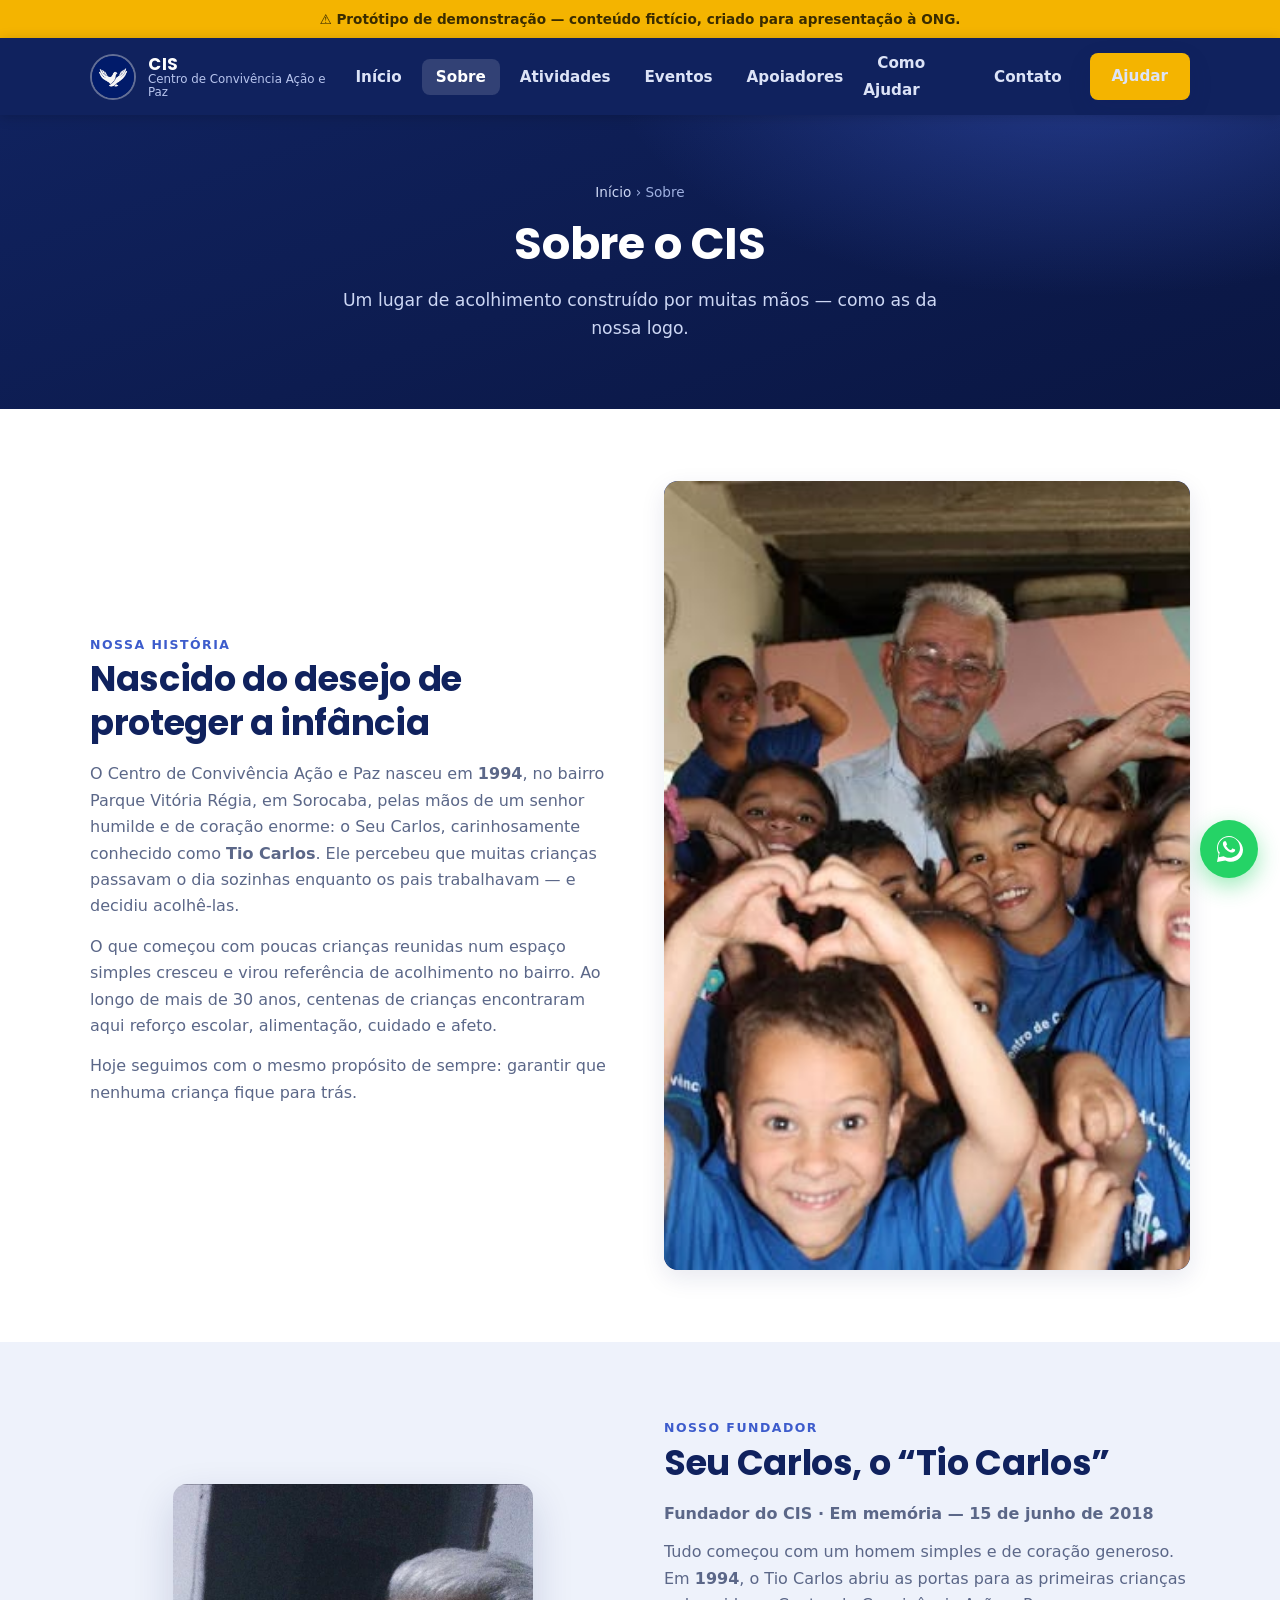
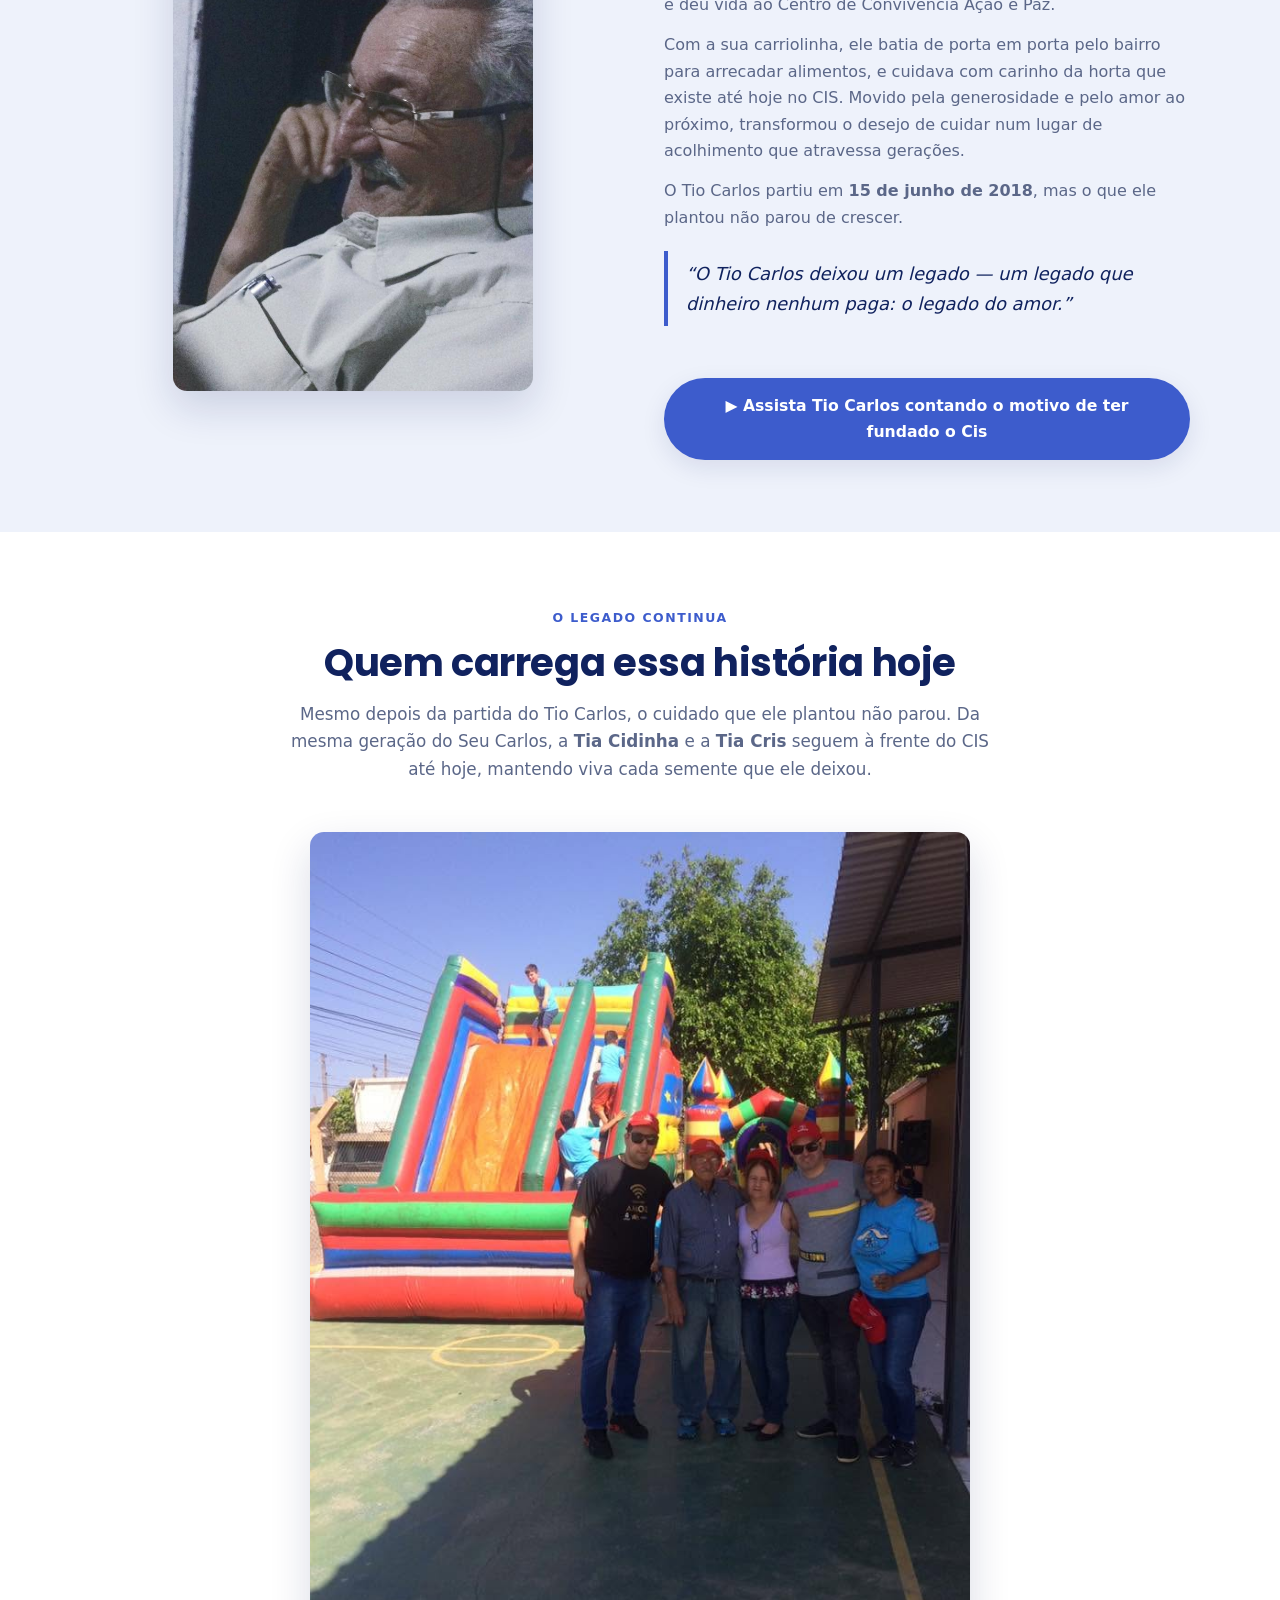
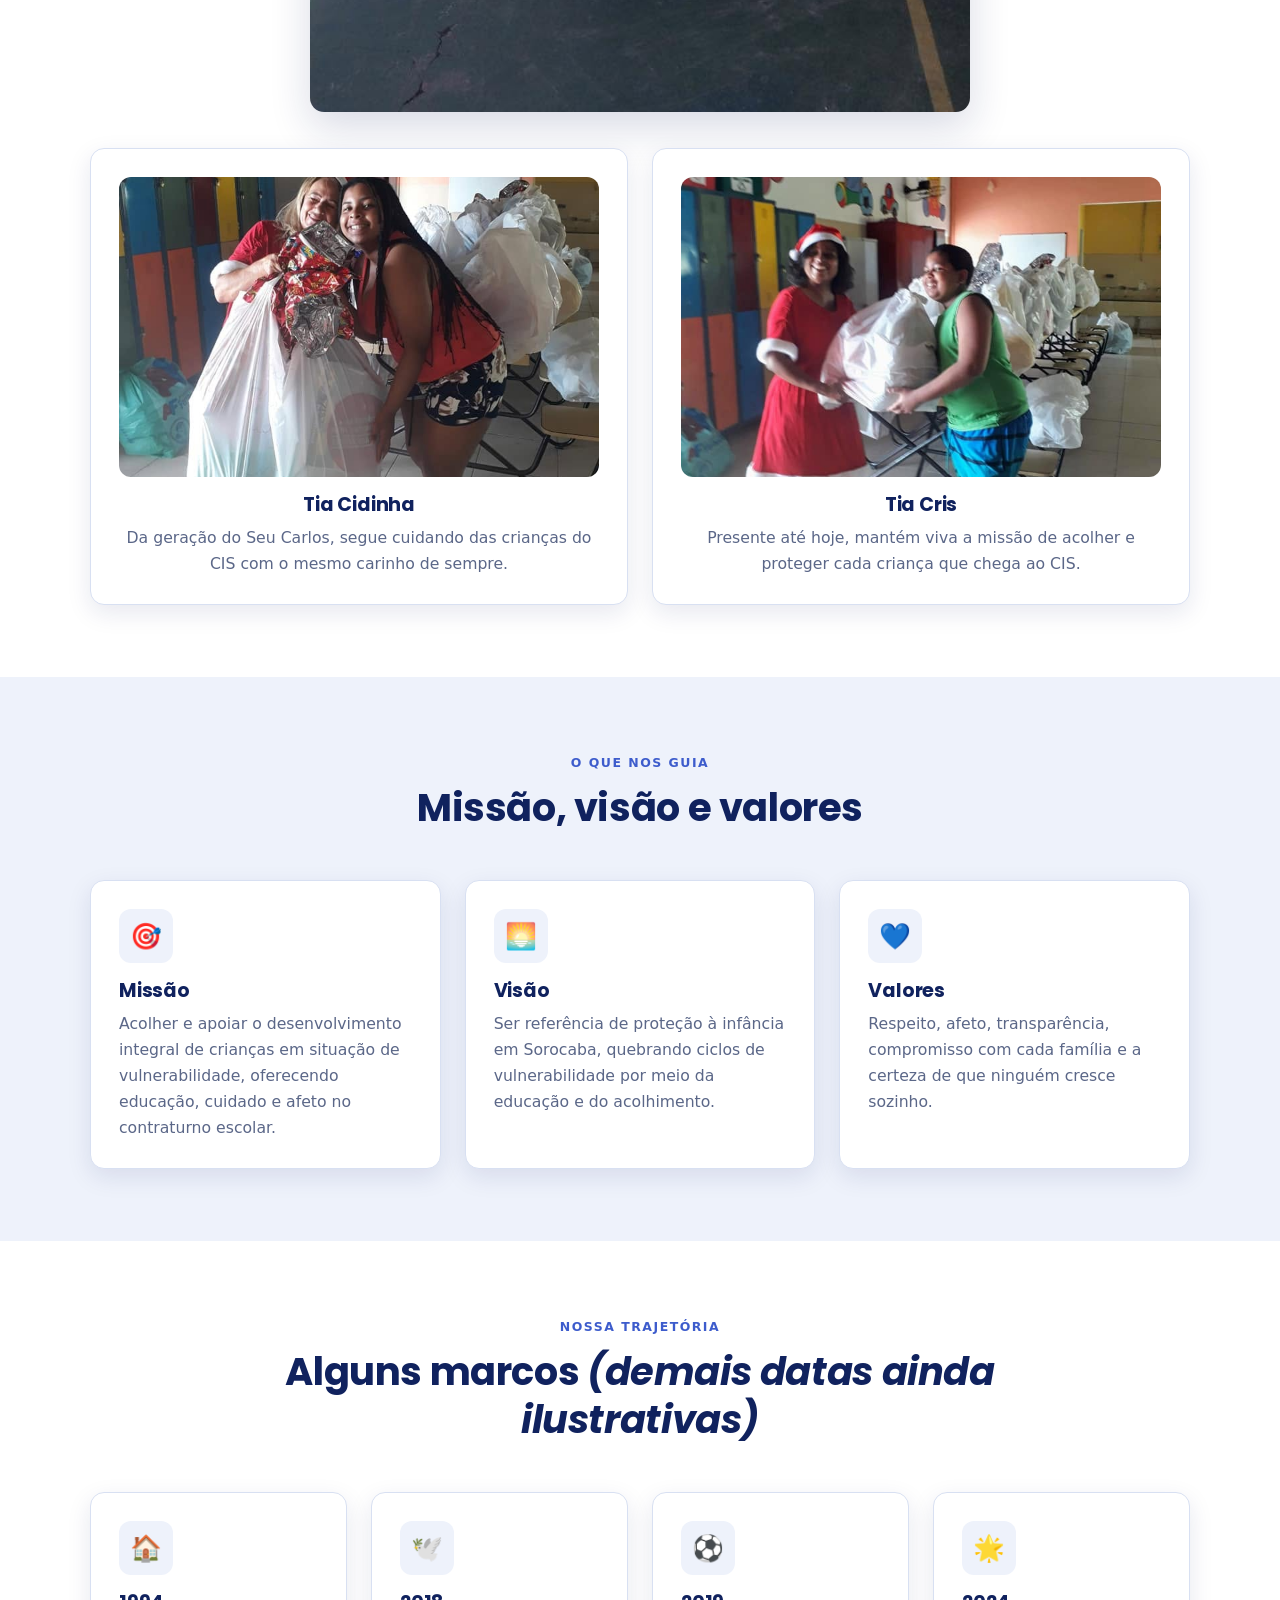
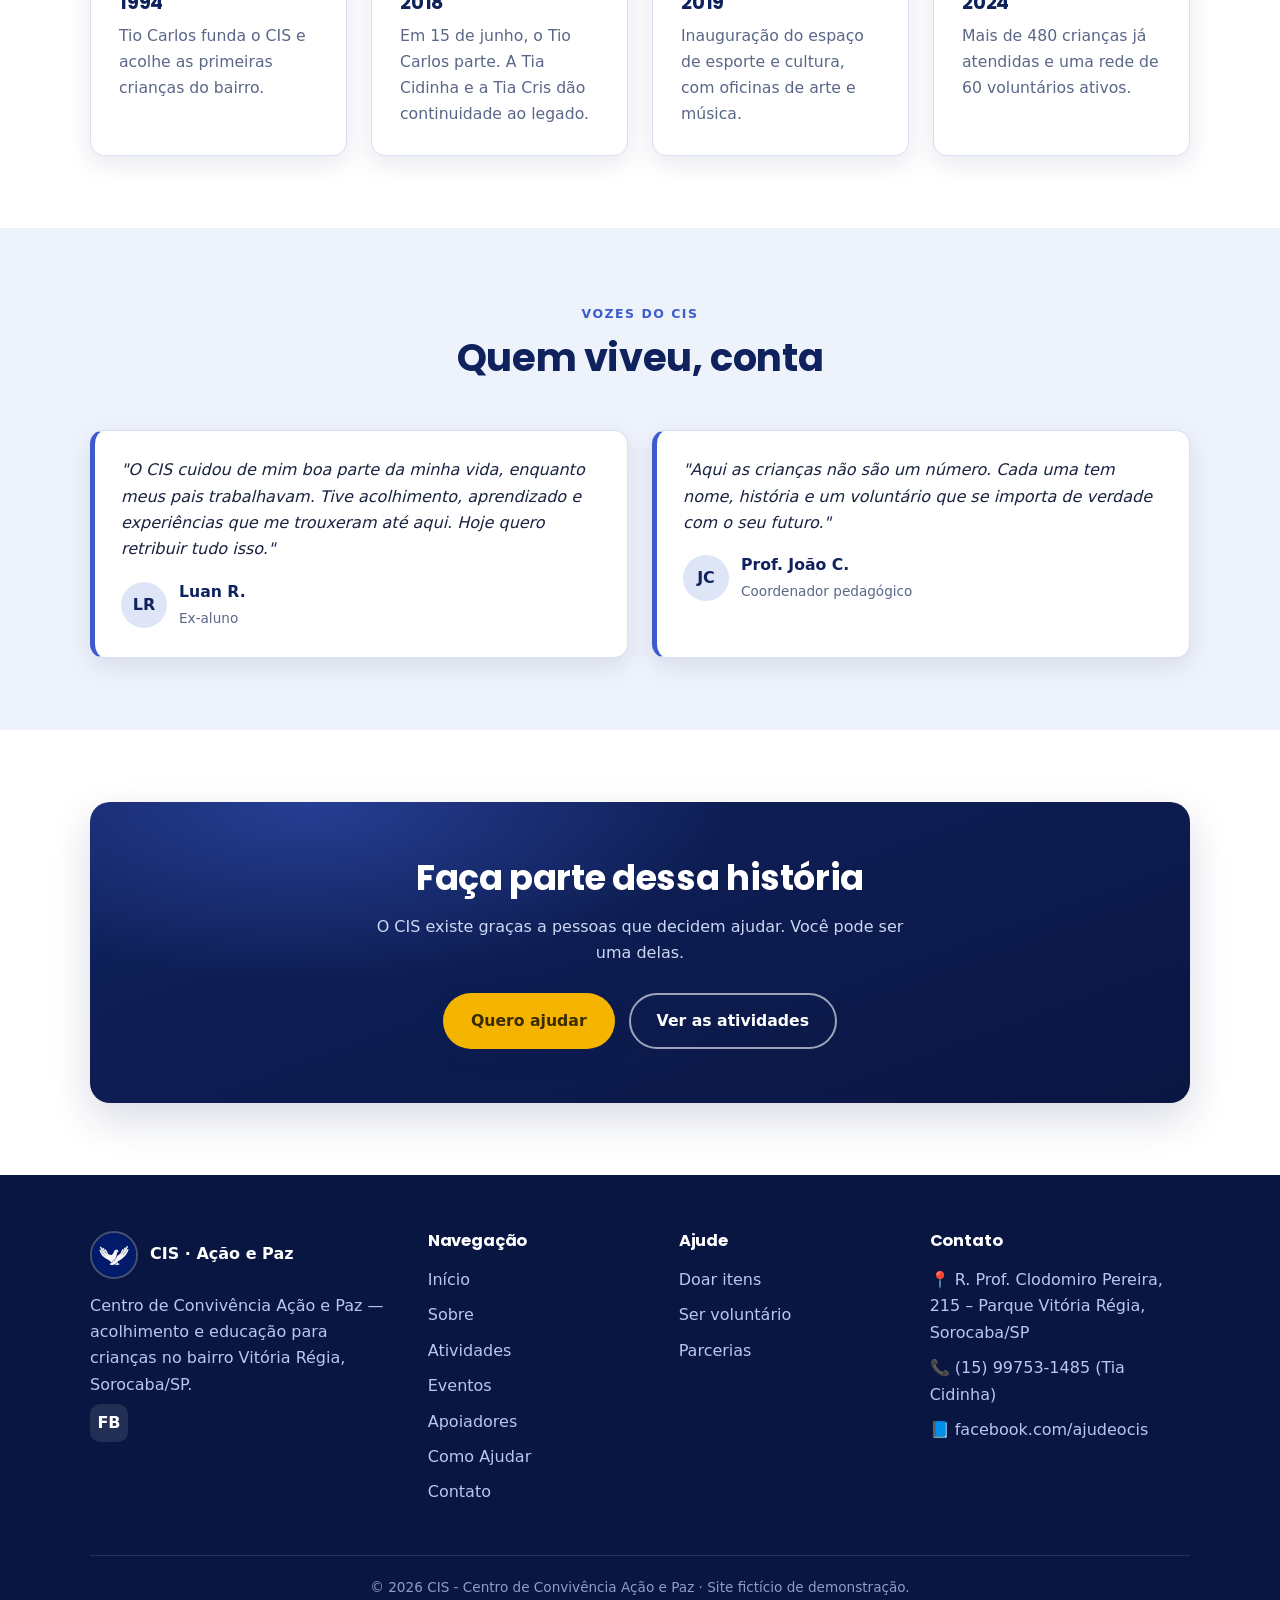
<file: html/sobre.html>
<!DOCTYPE html>
<html lang="pt-BR">
<head>
  <meta charset="UTF-8" />
  <meta name="viewport" content="width=device-width, initial-scale=1.0" />
  <title>Sobre · CIS - Centro de Convivência Ação e Paz</title>
  <meta name="description" content="A história, missão e valores do Centro de Convivência Ação e Paz. (Site fictício de demonstração.)" />
  <link rel="icon" type="image/png" href="../imagens/logo.png" />
  <meta property="og:type" content="website" />
  <meta property="og:locale" content="pt_BR" />
  <meta property="og:site_name" content="CIS - Centro de Convivência Ação e Paz" />
  <meta property="og:title" content="Sobre o CIS — a história do Tio Carlos" />
  <meta property="og:description" content="Desde 1994, o Centro de Convivência Ação e Paz cuida de crianças em Sorocaba. Conheça a história do fundador, o Tio Carlos." />
  <meta property="og:url" content="https://luanrennanb15.github.io/Ong-Centro-de-conviv-ncia-a-o-e-paz/html/sobre.html" />
  <meta property="og:image" content="https://luanrennanb15.github.io/Ong-Centro-de-conviv-ncia-a-o-e-paz/imagens/logo.png" />
  <meta property="og:image:alt" content="Logo do CIS — pomba formada por duas mãos" />
  <meta name="twitter:card" content="summary_large_image" />
  <meta name="twitter:title" content="Sobre o CIS — a história do Tio Carlos" />
  <meta name="twitter:description" content="A história do Centro de Convivência Ação e Paz e do seu fundador." />
  <meta name="twitter:image" content="https://luanrennanb15.github.io/Ong-Centro-de-conviv-ncia-a-o-e-paz/imagens/logo.png" />
  <link rel="stylesheet" href="../css/estilo.css" />
</head>
<body>

  <div class="aviso-proto">⚠️ Protótipo de demonstração — conteúdo fictício, criado para apresentação à ONG.</div>

  <header class="site-header">
    <nav class="nav">
      <a href="inicio.html" class="brand">
        <img src="../imagens/logo.png" alt="Logo CIS - pomba formada por duas mãos" />
        <span class="brand-text"><strong>CIS</strong><span>Centro de Convivência Ação e Paz</span></span>
      </a>
      <button class="nav-toggle" aria-label="Abrir menu"><span></span><span></span><span></span></button>
      <ul class="nav-links">
        <li><a href="inicio.html">Início</a></li>
        <li><a href="sobre.html" class="active">Sobre</a></li>
        <li><a href="atividades.html">Atividades</a></li><li><a href="eventos.html">Eventos</a></li><li><a href="apoiadores.html">Apoiadores</a></li>
        <li><a href="como-ajudar.html">Como Ajudar</a></li>
        <li><a href="contato.html">Contato</a></li>
        <li><a href="como-ajudar.html" class="btn btn-gold">Ajudar</a></li>
      </ul>
    </nav>
  </header>

  <section class="page-hero">
    <div class="container">
      <div class="breadcrumb"><a href="inicio.html">Início</a> › Sobre</div>
      <h1>Sobre o CIS</h1>
      <p>Um lugar de acolhimento construído por muitas mãos — como as da nossa logo.</p>
    </div>
  </section>

  <!-- HISTÓRIA -->
  <section>
    <div class="container split">
      <div>
        <span class="eyebrow" style="color:var(--accent);font-weight:700;text-transform:uppercase;letter-spacing:.12em;font-size:.78rem;">Nossa história</span>
        <h2>Nascido do desejo de proteger a infância</h2>
        <p>O Centro de Convivência Ação e Paz nasceu em <strong>1994</strong>, no bairro Parque Vitória Régia, em Sorocaba, pelas mãos de um senhor humilde e de coração enorme: o Seu Carlos, carinhosamente conhecido como <strong>Tio Carlos</strong>. Ele percebeu que muitas crianças passavam o dia sozinhas enquanto os pais trabalhavam — e decidiu acolhê-las.</p>
        <p>O que começou com poucas crianças reunidas num espaço simples cresceu e virou referência de acolhimento no bairro. Ao longo de mais de 30 anos, centenas de crianças encontraram aqui reforço escolar, alimentação, cuidado e afeto.</p>
        <p>Hoje seguimos com o mesmo propósito de sempre: garantir que nenhuma criança fique para trás.</p>
      </div>
      <div class="media" style="padding:0;min-height:340px;">
        <img src="../imagens/tiocarlos2.jpg" alt="Tio Carlos ao lado das crianças do CIS, que fazem corações com as mãos" style="width:100%;height:100%;min-height:340px;object-fit:cover;border-radius:var(--radius);" />
      </div>
    </div>
  </section>

  <!-- FUNDADOR: TIO CARLOS -->
  <section class="section-tint">
    <div class="container split">
      <div>
        <img src="../imagens/tiocarlos1.jpg" alt="Tio Carlos, fundador do CIS, sorrindo" style="width:100%;max-width:360px;margin:0 auto;border-radius:var(--radius);box-shadow:var(--shadow-lg);" />
      </div>
      <div>
        <span class="eyebrow" style="color:var(--accent);font-weight:700;text-transform:uppercase;letter-spacing:.12em;font-size:.78rem;">Nosso fundador</span>
        <h2>Seu Carlos, o “Tio Carlos”</h2>
        <p style="color:var(--muted);font-weight:600;margin-bottom:12px;">Fundador do CIS · Em memória — 15 de junho de 2018</p>
        <p>Tudo começou com um homem simples e de coração generoso. Em <strong>1994</strong>, o Tio Carlos abriu as portas para as primeiras crianças e deu vida ao Centro de Convivência Ação e Paz.</p>
        <p>Com a sua carriolinha, ele batia de porta em porta pelo bairro para arrecadar alimentos, e cuidava com carinho da horta que existe até hoje no CIS. Movido pela generosidade e pelo amor ao próximo, transformou o desejo de cuidar num lugar de acolhimento que atravessa gerações.</p>
        <p>O Tio Carlos partiu em <strong>15 de junho de 2018</strong>, mas o que ele plantou não parou de crescer.</p>
        <blockquote style="border-left:4px solid var(--accent);margin:20px 0;padding:8px 0 8px 18px;font-style:italic;color:var(--navy);font-size:1.12rem;">“O Tio Carlos deixou um legado — um legado que dinheiro nenhum paga: o legado do amor.”</blockquote>
        <a href="https://www.facebook.com/reel/1634726876826976?locale=pt_BR" target="_blank" rel="noopener" class="btn btn-primary mt-32">▶ Assista Tio Carlos contando o motivo de ter fundado o Cis</a>
      </div>
    </div>
  </section>

  <!-- O LEGADO CONTINUA -->
  <section>
    <div class="container">
      <div class="section-head">
        <span class="eyebrow">O legado continua</span>
        <h2>Quem carrega essa história hoje</h2>
        <p>Mesmo depois da partida do Tio Carlos, o cuidado que ele plantou não parou. Da mesma geração do Seu Carlos, a <strong>Tia Cidinha</strong> e a <strong>Tia Cris</strong> seguem à frente do CIS até hoje, mantendo viva cada semente que ele deixou.</p>
      </div>
      <img src="../imagens/cidinhacriscarlos.jpg" alt="Tio Carlos e a equipe do CIS reunidos em um evento com as crianças" style="width:100%;max-width:660px;margin:0 auto 36px;display:block;border-radius:var(--radius);box-shadow:var(--shadow-lg);" />
      <div class="grid grid-2">
        <div class="card" style="text-align:center;">
          <div style="height:300px;border-radius:12px;overflow:hidden;margin-bottom:16px;">
            <img src="../imagens/tiacidinha.jpg" alt="Tia Cidinha, do CIS" style="width:100%;height:100%;object-fit:cover;object-position:center;" />
          </div>
          <h3>Tia Cidinha</h3>
          <p>Da geração do Seu Carlos, segue cuidando das crianças do CIS com o mesmo carinho de sempre.</p>
        </div>
        <div class="card" style="text-align:center;">
          <div style="height:300px;border-radius:12px;overflow:hidden;margin-bottom:16px;">
            <img src="../imagens/tiacris.jpg" alt="Tia Cris, do CIS" style="width:100%;height:100%;object-fit:cover;object-position:center ;" />
          </div>
          <h3>Tia Cris</h3>
          <p>Presente até hoje, mantém viva a missão de acolher e proteger cada criança que chega ao CIS.</p>
        </div>
      </div>
    </div>
  </section>

  <!-- MISSÃO, VISÃO, VALORES -->
  <section class="section-tint">
    <div class="container">
      <div class="section-head">
        <span class="eyebrow">O que nos guia</span>
        <h2>Missão, visão e valores</h2>
      </div>
      <div class="grid grid-3">
        <div class="card">
          <div class="ico">🎯</div>
          <h3>Missão</h3>
          <p>Acolher e apoiar o desenvolvimento integral de crianças em situação de vulnerabilidade, oferecendo educação, cuidado e afeto no contraturno escolar.</p>
        </div>
        <div class="card">
          <div class="ico">🌅</div>
          <h3>Visão</h3>
          <p>Ser referência de proteção à infância em Sorocaba, quebrando ciclos de vulnerabilidade por meio da educação e do acolhimento.</p>
        </div>
        <div class="card">
          <div class="ico">💙</div>
          <h3>Valores</h3>
          <p>Respeito, afeto, transparência, compromisso com cada família e a certeza de que ninguém cresce sozinho.</p>
        </div>
      </div>
    </div>
  </section>

  <!-- LINHA DO TEMPO -->
  <section>
    <div class="container">
      <div class="section-head">
        <span class="eyebrow">Nossa trajetória</span>
        <h2>Alguns marcos <em>(demais datas ainda ilustrativas)</em></h2>
      </div>
      <div class="grid grid-4">
        <div class="card"><div class="ico">🏠</div><h3>1994</h3><p>Tio Carlos funda o CIS e acolhe as primeiras crianças do bairro.</p></div>
        <div class="card"><div class="ico">🕊️</div><h3>2018</h3><p>Em 15 de junho, o Tio Carlos parte. A Tia Cidinha e a Tia Cris dão continuidade ao legado.</p></div>
        <div class="card"><div class="ico">⚽</div><h3>2019</h3><p>Inauguração do espaço de esporte e cultura, com oficinas de arte e música.</p></div>
        <div class="card"><div class="ico">🌟</div><h3>2024</h3><p>Mais de 480 crianças já atendidas e uma rede de 60 voluntários ativos.</p></div>
      </div>
    </div>
  </section>

  <!-- DEPOIMENTOS -->
  <section class="section-tint">
    <div class="container">
      <div class="section-head">
        <span class="eyebrow">Vozes do CIS</span>
        <h2>Quem viveu, conta</h2>
      </div>
      <div class="grid grid-2">
        <div class="quote">
          <p>"O CIS cuidou de mim boa parte da minha vida, enquanto meus pais trabalhavam. Tive acolhimento, aprendizado e experiências que me trouxeram até aqui. Hoje quero retribuir tudo isso."</p>
          <div class="who"><div class="av">LR</div><div><strong>Luan R.</strong><span>Ex-aluno</span></div></div>
        </div>
        <div class="quote">
          <p>"Aqui as crianças não são um número. Cada uma tem nome, história e um voluntário que se importa de verdade com o seu futuro."</p>
          <div class="who"><div class="av">JC</div><div><strong>Prof. João C.</strong><span>Coordenador pedagógico</span></div></div>
        </div>
      </div>
    </div>
  </section>

  <!-- CTA -->
  <section>
    <div class="container">
      <div class="cta-band">
        <h2>Faça parte dessa história</h2>
        <p>O CIS existe graças a pessoas que decidem ajudar. Você pode ser uma delas.</p>
        <div class="hero-cta">
          <a href="como-ajudar.html" class="btn btn-gold">Quero ajudar</a>
          <a href="atividades.html" class="btn btn-outline">Ver as atividades</a>
        </div>
      </div>
    </div>
  </section>

  <footer class="site-footer">
    <div class="container">
      <div class="footer-grid">
        <div>
          <div class="footer-brand"><img src="../imagens/logo.png" alt="Logo CIS" /><strong>CIS · Ação e Paz</strong></div>
          <p>Centro de Convivência Ação e Paz — acolhimento e educação para crianças no bairro Vitória Régia, Sorocaba/SP.</p>
          <div class="socials"><a href="https://www.facebook.com/ajudeocis/" target="_blank" rel="noopener" title="Facebook do CIS">FB</a></div>
        </div>
        <div><h4>Navegação</h4><ul><li><a href="inicio.html">Início</a></li><li><a href="sobre.html">Sobre</a></li><li><a href="atividades.html">Atividades</a></li><li><a href="eventos.html">Eventos</a></li><li><a href="apoiadores.html">Apoiadores</a></li><li><a href="como-ajudar.html">Como Ajudar</a></li><li><a href="contato.html">Contato</a></li></ul></div>
        <div><h4>Ajude</h4><ul><li><a href="como-ajudar.html#itens">Doar itens</a></li><li><a href="como-ajudar.html#voluntariado">Ser voluntário</a></li><li><a href="como-ajudar.html#parcerias">Parcerias</a></li></ul></div>
        <div><h4>Contato</h4><ul><li>📍 R. Prof. Clodomiro Pereira, 215 – Parque Vitória Régia, Sorocaba/SP</li><li>📞 <a href="https://wa.me/5515997531485" target="_blank" rel="noopener">(15) 99753-1485</a> (Tia Cidinha)</li><li>📘 <a href="https://www.facebook.com/ajudeocis/" target="_blank" rel="noopener">facebook.com/ajudeocis</a></li></ul></div>
      </div>
      <div class="footer-bottom">© <span id="ano">2026</span> CIS - Centro de Convivência Ação e Paz · Site fictício de demonstração.</div>
    </div>
  </footer>

  <a class="whatsapp-float" href="https://wa.me/5515997531485?text=Ol%C3%A1!%20Vim%20pelo%20site%20do%20CIS%20e%20gostaria%20de%20ajudar." target="_blank" rel="noopener" title="Fale com o CIS no WhatsApp (Tia Cidinha)">
    <svg viewBox="0 0 32 32"><path d="M16 3C9.4 3 4 8.4 4 15c0 2.1.6 4.1 1.6 5.9L4 29l8.3-1.6c1.7.9 3.6 1.4 5.7 1.4 6.6 0 12-5.4 12-12S22.6 3 16 3zm0 21.8c-1.8 0-3.5-.5-5-1.3l-.4-.2-4.9 1 1-4.8-.3-.4C5.5 18.4 5 16.7 5 15 5 8.9 9.9 4 16 4s11 4.9 11 11-4.9 9.8-11 9.8zm6-8.2c-.3-.2-1.9-1-2.2-1.1-.3-.1-.5-.2-.7.2-.2.3-.8 1-.9 1.2-.2.2-.3.2-.6.1-.3-.2-1.4-.5-2.6-1.6-1-.9-1.6-1.9-1.8-2.3-.2-.3 0-.5.1-.6.1-.1.3-.3.4-.5.1-.2.2-.3.3-.5.1-.2 0-.4 0-.5-.1-.2-.7-1.7-1-2.3-.2-.6-.5-.5-.7-.5h-.6c-.2 0-.5.1-.8.4-.3.3-1 1-1 2.5s1.1 2.9 1.2 3.1c.2.2 2.1 3.3 5.1 4.6.7.3 1.3.5 1.7.6.7.2 1.4.2 1.9.1.6-.1 1.9-.8 2.1-1.5.3-.7.3-1.4.2-1.5-.1-.2-.3-.2-.6-.4z"/></svg>
  </a>

  <script src="../js/script.js"></script>
</body>
</html>
</file>
<file: css/estilo.css>
@import url('https://fonts.googleapis.com/css2?family=Poppins:wght@500;600;700;800&display=swap');

/* =========================================================
   CIS - Centro de Convivência Ação e Paz
   Folha de estilo compartilhada (protótipo fictício)
   Paleta: azul-marinho + branco
   ========================================================= */

:root {
  --navy:        #10225e;   /* azul-marinho principal (fundo da logo) */
  --navy-dark:   #0a1642;   /* azul mais escuro (rodapé, hover) */
  --navy-soft:   #1c3488;   /* azul médio */
  --accent:      #3d5ccc;   /* azul de destaque (botões/links) */
  --accent-2:    #f4b400;   /* dourado suave para chamadas de doação */
  --tint:        #eef2fb;   /* fundo claro azulado */
  --tint-2:      #dde5f7;
  --text:        #1a2340;   /* texto principal */
  --muted:       #5b6788;   /* texto secundário */
  --white:       #ffffff;
  --border:      #d8e0f2;
  --shadow:      0 8px 24px rgba(16, 34, 94, .10);
  --shadow-lg:   0 16px 40px rgba(16, 34, 94, .16);
  --radius:      14px;
  --maxw:        1140px;
  --whatsapp:    #25d366;
  --font-head:   "Poppins", "Segoe UI", system-ui, sans-serif;
}

/* ---------- Reset básico ---------- */
* { margin: 0; padding: 0; box-sizing: border-box; }

html { scroll-behavior: smooth; }

body {
  font-family: "Segoe UI", system-ui, -apple-system, Roboto, Arial, sans-serif;
  color: var(--text);
  background: var(--white);
  line-height: 1.65;
  -webkit-font-smoothing: antialiased;
  overflow-x: clip;            /* impede rolagem/corte horizontal sem quebrar o cabeçalho fixo */
  overflow-wrap: break-word;   /* quebra palavras muito longas (e-mails, links) no lugar de estourar */
}

img { max-width: 100%; display: block; }

a { color: var(--accent); text-decoration: none; }
a:hover { text-decoration: underline; }

h1, h2, h3, h4 { line-height: 1.25; color: var(--navy); font-weight: 700; font-family: var(--font-head); letter-spacing: -.01em; }

.container {
  width: 100%;
  max-width: var(--maxw);
  margin: 0 auto;
  padding: 0 20px;
}

section { padding: 72px 0; }

.section-tint { background: var(--tint); }

.section-head { text-align: center; max-width: 720px; margin: 0 auto 48px; }
.section-head .eyebrow {
  display: inline-block;
  color: var(--accent);
  font-weight: 700;
  letter-spacing: .12em;
  text-transform: uppercase;
  font-size: .78rem;
  margin-bottom: 10px;
}
.section-head h2 { font-size: clamp(1.7rem, 3.4vw, 2.4rem); }
.section-head p { color: var(--muted); margin-top: 14px; font-size: 1.05rem; }

/* ---------- Aviso de protótipo ---------- */
.aviso-proto {
  background: var(--accent-2);
  color: #3a2c00;
  text-align: center;
  font-size: .85rem;
  font-weight: 600;
  padding: 8px 16px;
}

/* ---------- Botões ---------- */
.btn {
  display: inline-block;
  padding: 13px 26px;
  border-radius: 999px;
  font-weight: 700;
  font-size: .98rem;
  cursor: pointer;
  border: 2px solid transparent;
  transition: transform .15s ease, box-shadow .15s ease, background .2s ease;
  text-align: center;
}
.btn:hover { text-decoration: none; transform: translateY(-2px); }
.btn-primary { background: var(--accent); color: #fff; box-shadow: var(--shadow); }
.btn-primary:hover { background: var(--navy-soft); }
.btn-gold { background: var(--accent-2); color: #3a2c00; box-shadow: var(--shadow); }
.btn-gold:hover { background: #e0a600; }
.btn-outline { background: transparent; color: #fff; border-color: rgba(255,255,255,.6); }
.btn-outline:hover { background: rgba(255,255,255,.12); }
.btn-outline-navy { background: transparent; color: var(--navy); border-color: var(--accent); }
.btn-outline-navy:hover { background: var(--accent); color: #fff; }

/* ---------- Cabeçalho / Navegação ---------- */
.site-header {
  position: sticky;
  top: 0;
  z-index: 100;
  background: var(--navy);
  box-shadow: 0 2px 12px rgba(0,0,0,.18);
}
.nav {
  display: flex;
  align-items: center;
  justify-content: space-between;
  padding: 12px 20px;
  max-width: var(--maxw);
  margin: 0 auto;
}
.brand { display: flex; align-items: center; gap: 12px; }
.brand img {
  width: 46px; height: 46px;
  border-radius: 50%;
  border: 2px solid rgba(255,255,255,.35);
  background: var(--navy);
}
.brand .brand-text { display: flex; flex-direction: column; line-height: 1.1; }
.brand .brand-text strong { color: #fff; font-size: 1.05rem; letter-spacing: .5px; font-family: var(--font-head); }
.brand .brand-text span { color: #b9c6ef; font-size: .74rem; }

.nav-links { display: flex; align-items: center; gap: 6px; list-style: none; }
.nav-links a {
  color: #dce3f7;
  padding: 9px 14px;
  border-radius: 8px;
  font-weight: 600;
  font-size: .95rem;
  transition: background .2s, color .2s;
}
.nav-links a:hover { background: rgba(255,255,255,.10); color: #fff; text-decoration: none; }
.nav-links a.active { color: #fff; background: rgba(255,255,255,.14); }
.nav-links .btn { padding: 9px 20px; margin-left: 8px; }

.nav-toggle {
  display: none;
  flex-direction: column;
  gap: 5px;
  background: none;
  border: 0;
  cursor: pointer;
  padding: 6px;
}
.nav-toggle span {
  width: 26px; height: 3px;
  background: #fff;
  border-radius: 2px;
  transition: .3s;
}

/* ---------- Hero ---------- */
.hero {
  background:
    radial-gradient(1000px 500px at 80% -10%, rgba(61,92,204,.55), transparent 60%),
    linear-gradient(160deg, var(--navy) 0%, var(--navy-dark) 100%);
  color: #fff;
  padding: 84px 0;
  overflow: hidden;
}
.hero-grid {
  display: grid;
  grid-template-columns: 1.15fr .85fr;
  gap: 48px;
  align-items: center;
}
.hero h1 {
  color: #fff;
  font-size: clamp(2rem, 4.6vw, 3.2rem);
  margin-bottom: 18px;
}
.hero h1 .hl { color: var(--accent-2); }
.hero p { color: #cdd7f4; font-size: 1.12rem; max-width: 540px; margin-bottom: 30px; }
.hero-cta { display: flex; flex-wrap: wrap; gap: 14px; }
.hero-art { display: flex; justify-content: center; }
.hero-art .logo-badge {
  width: 300px; height: 300px;
  border-radius: 50%;
  background: var(--navy);
  border: 6px solid rgba(255,255,255,.14);
  box-shadow: var(--shadow-lg);
  display: grid;
  place-items: center;
  padding: 26px;
}
.hero-art .logo-badge img { width: 100%; border-radius: 50%; }

/* faixa de mini-estatísticas do hero */
.hero-stats {
  display: flex;
  flex-wrap: wrap;
  gap: 34px;
  margin-top: 38px;
  padding-top: 26px;
  border-top: 1px solid rgba(255,255,255,.14);
}
.hero-stats div strong { display: block; font-size: 1.9rem; color: #fff; }
.hero-stats div span { color: #aebbe6; font-size: .9rem; }

/* ---------- Cards genéricos ---------- */
.grid { display: grid; gap: 24px; }
.grid-2 { grid-template-columns: repeat(2, 1fr); }
.grid-3 { grid-template-columns: repeat(3, 1fr); }
.grid-4 { grid-template-columns: repeat(4, 1fr); }

.card {
  background: #fff;
  border: 1px solid var(--border);
  border-radius: var(--radius);
  padding: 28px;
  box-shadow: var(--shadow);
  transition: transform .18s ease, box-shadow .18s ease;
}
.card:hover { transform: translateY(-4px); box-shadow: var(--shadow-lg); }
.card .ico {
  width: 54px; height: 54px;
  border-radius: 12px;
  background: var(--tint);
  color: var(--accent);
  display: grid; place-items: center;
  font-size: 1.6rem;
  margin-bottom: 16px;
}
.card h3 { font-size: 1.2rem; margin-bottom: 8px; }
.card p { color: var(--muted); font-size: .98rem; }

/* ---------- Bloco imagem + texto ---------- */
.split {
  display: grid;
  grid-template-columns: 1fr 1fr;
  gap: 48px;
  align-items: center;
}
.split .media {
  background: linear-gradient(160deg, var(--navy-soft), var(--navy));
  border-radius: var(--radius);
  min-height: 320px;
  display: grid;
  place-items: center;
  color: #fff;
  box-shadow: var(--shadow);
  position: relative;
  overflow: hidden;
}
.split .media img { border-radius: var(--radius); }
.split .media .ph {
  color: #cdd7f4;
  text-align: center;
  padding: 20px;
  font-size: .95rem;
}
.split h2 { font-size: clamp(1.6rem, 3vw, 2.2rem); margin-bottom: 16px; }
.split p { color: var(--muted); margin-bottom: 14px; }

.lead { font-size: 1.1rem; color: var(--muted); }

/* lista com marcador de check */
.check-list { list-style: none; margin: 18px 0; }
.check-list li {
  position: relative;
  padding-left: 30px;
  margin-bottom: 12px;
  color: var(--text);
}
.check-list li::before {
  content: "✓";
  position: absolute; left: 0; top: 0;
  width: 20px; height: 20px;
  background: var(--accent);
  color: #fff;
  border-radius: 50%;
  font-size: .75rem;
  display: grid; place-items: center;
  margin-top: 4px;
}

/* ---------- Números de impacto ---------- */
.stats {
  display: grid;
  grid-template-columns: repeat(4, 1fr);
  gap: 24px;
  text-align: center;
}
.stat {
  background: #fff;
  border-radius: var(--radius);
  padding: 30px 18px;
  border: 1px solid var(--border);
  box-shadow: var(--shadow);
}
.stat .num { font-size: 2.6rem; font-weight: 800; color: var(--accent); line-height: 1; }
.stat .lbl { color: var(--muted); margin-top: 8px; font-weight: 600; }

/* ---------- Galeria ---------- */
.gallery { display: grid; grid-template-columns: repeat(3, 1fr); gap: 16px; }
.gallery .g-item {
  aspect-ratio: 4 / 3;
  border-radius: var(--radius);
  background: linear-gradient(160deg, var(--navy-soft), var(--navy));
  display: grid; place-items: center;
  color: #b9c6ef;
  font-size: .9rem;
  text-align: center;
  padding: 12px;
  box-shadow: var(--shadow);
}

/* ---------- Depoimentos ---------- */
.quote {
  background: #fff;
  border: 1px solid var(--border);
  border-left: 5px solid var(--accent);
  border-radius: var(--radius);
  padding: 26px;
  box-shadow: var(--shadow);
}
.quote p { font-style: italic; color: var(--text); margin-bottom: 16px; }
.quote .who { display: flex; align-items: center; gap: 12px; }
.quote .who .av {
  width: 46px; height: 46px; border-radius: 50%;
  background: var(--tint-2); color: var(--navy);
  display: grid; place-items: center; font-weight: 700;
}
.quote .who strong { display: block; color: var(--navy); font-size: .98rem; }
.quote .who span { color: var(--muted); font-size: .85rem; }

/* ---------- Transparência (barras) ---------- */
.bars { max-width: 640px; margin: 0 auto; }
.bar-row { margin-bottom: 20px; }
.bar-row .bar-top { display: flex; justify-content: space-between; margin-bottom: 6px; font-weight: 600; }
.bar-track { background: var(--tint-2); border-radius: 999px; height: 14px; overflow: hidden; }
.bar-fill {
  height: 100%;
  background: linear-gradient(90deg, var(--accent), var(--navy-soft));
  border-radius: 999px;
  width: 0;
  transition: width 1.2s ease;
}

/* ---------- FAQ (acordeão) ---------- */
.faq { max-width: 800px; margin: 0 auto; }
.faq-item {
  background: #fff;
  border: 1px solid var(--border);
  border-radius: 12px;
  margin-bottom: 12px;
  overflow: hidden;
}
.faq-q {
  width: 100%;
  text-align: left;
  background: none;
  border: 0;
  padding: 18px 22px;
  font-size: 1.02rem;
  font-weight: 600;
  color: var(--navy);
  cursor: pointer;
  display: flex;
  justify-content: space-between;
  align-items: center;
  gap: 16px;
}
.faq-q .plus { font-size: 1.4rem; color: var(--accent); transition: transform .25s; flex-shrink: 0; }
.faq-item.open .faq-q .plus { transform: rotate(45deg); }
.faq-a { max-height: 0; overflow: hidden; transition: max-height .3s ease; }
.faq-a p { padding: 0 22px 20px; color: var(--muted); }

/* ---------- CTA em destaque ---------- */
.cta-band {
  background:
    radial-gradient(700px 300px at 20% 0%, rgba(61,92,204,.5), transparent 60%),
    linear-gradient(160deg, var(--navy) 0%, var(--navy-dark) 100%);
  color: #fff;
  text-align: center;
  border-radius: 20px;
  padding: 54px 30px;
  box-shadow: var(--shadow-lg);
}
.cta-band h2 { color: #fff; font-size: clamp(1.6rem, 3vw, 2.2rem); margin-bottom: 14px; }
.cta-band p { color: #cdd7f4; max-width: 560px; margin: 0 auto 26px; }
.cta-band .hero-cta { justify-content: center; }

/* ---------- Formulários ---------- */
.form-card {
  background: #fff;
  border: 1px solid var(--border);
  border-radius: var(--radius);
  padding: 32px;
  box-shadow: var(--shadow);
}
.form-row { display: grid; grid-template-columns: 1fr 1fr; gap: 18px; }
.field { margin-bottom: 18px; }
.field label { display: block; font-weight: 600; margin-bottom: 6px; font-size: .95rem; }
.field input,
.field select,
.field textarea {
  width: 100%;
  padding: 12px 14px;
  border: 1px solid var(--border);
  border-radius: 10px;
  font-size: 1rem;
  font-family: inherit;
  background: #fbfcff;
  transition: border .2s, box-shadow .2s;
}
.field input:focus,
.field select:focus,
.field textarea:focus {
  outline: none;
  border-color: var(--accent);
  box-shadow: 0 0 0 3px rgba(61,92,204,.15);
}
.field textarea { resize: vertical; min-height: 120px; }
.form-msg {
  display: none;
  margin-top: 16px;
  padding: 14px 16px;
  border-radius: 10px;
  background: #e6f7ec;
  color: #1c7a3d;
  font-weight: 600;
  border: 1px solid #b7e6c7;
}
.form-msg.show { display: block; }

/* ---------- Caixa de contato / Pix ---------- */
.info-list { list-style: none; }
.info-list li { display: flex; gap: 14px; margin-bottom: 20px; align-items: flex-start; }
.info-list .ico {
  width: 46px; height: 46px; flex-shrink: 0;
  border-radius: 12px; background: var(--tint); color: var(--accent);
  display: grid; place-items: center; font-size: 1.3rem;
}
.info-list strong { display: block; color: var(--navy); }
.info-list span { color: var(--muted); }

.pix-box {
  background: var(--tint);
  border: 1px dashed var(--accent);
  border-radius: var(--radius);
  padding: 22px;
  margin-top: 10px;
}
.pix-box strong { color: var(--navy); }
.pix-key {
  font-family: "Courier New", monospace;
  background: #fff;
  border: 1px solid var(--border);
  border-radius: 8px;
  padding: 10px 14px;
  display: inline-block;
  margin-top: 8px;
  font-weight: 700;
  color: var(--navy);
}

/* ---------- Botão flutuante WhatsApp ---------- */
.whatsapp-float {
  position: fixed;
  right: 22px;
  bottom: 22px;
  width: 58px;
  height: 58px;
  border-radius: 50%;
  background: var(--whatsapp);
  color: #fff;
  display: grid;
  place-items: center;
  box-shadow: 0 8px 22px rgba(37,211,102,.45);
  z-index: 200;
  transition: transform .2s;
}
.whatsapp-float:hover { transform: scale(1.08); text-decoration: none; }
.whatsapp-float svg { width: 32px; height: 32px; fill: #fff; }

/* ---------- Rodapé ---------- */
.site-footer {
  background: var(--navy-dark);
  color: #b9c6ef;
  padding: 56px 0 26px;
}
.footer-grid {
  display: grid;
  grid-template-columns: 1.4fr 1fr 1fr 1.2fr;
  gap: 34px;
}
.footer-grid h4 { color: #fff; margin-bottom: 16px; font-size: 1.02rem; }
.footer-brand { display: flex; align-items: center; gap: 12px; margin-bottom: 14px; }
.footer-brand img { width: 48px; height: 48px; border-radius: 50%; border: 2px solid rgba(255,255,255,.25); }
.footer-brand strong { color: #fff; }
.footer-grid ul { list-style: none; }
.footer-grid ul li { margin-bottom: 9px; }
.footer-grid a { color: #b9c6ef; }
.footer-grid a:hover { color: #fff; }
.socials { display: flex; gap: 10px; margin-top: 6px; }
.socials a {
  width: 38px; height: 38px; border-radius: 10px;
  background: rgba(255,255,255,.10);
  display: grid; place-items: center; color: #fff;
  font-weight: 700;
}
.socials a:hover { background: var(--accent); text-decoration: none; }
.footer-bottom {
  border-top: 1px solid rgba(255,255,255,.12);
  margin-top: 40px;
  padding-top: 20px;
  text-align: center;
  font-size: .85rem;
  color: #8d9cc9;
}

/* ---------- Cabeçalho de página interna ---------- */
.page-hero {
  background:
    radial-gradient(800px 400px at 85% -20%, rgba(61,92,204,.5), transparent 60%),
    linear-gradient(160deg, var(--navy) 0%, var(--navy-dark) 100%);
  color: #fff;
  padding: 66px 0;
  text-align: center;
}
.page-hero h1 { color: #fff; font-size: clamp(2rem, 4vw, 2.8rem); }
.page-hero p { color: #cdd7f4; max-width: 620px; margin: 14px auto 0; font-size: 1.08rem; }
.breadcrumb { color: #9fb0e0; font-size: .85rem; margin-bottom: 12px; }
.breadcrumb a { color: #cdd7f4; }

/* ---------- Utilitários ---------- */
.text-center { text-align: center; }
.mt-32 { margin-top: 32px; }
.mt-40 { margin-top: 40px; }

/* ---------- Eventos ---------- */
.ev-month {
  display: inline-block;
  background: var(--tint);
  color: var(--accent);
  font-weight: 700;
  font-size: .74rem;
  letter-spacing: .06em;
  text-transform: uppercase;
  padding: 4px 12px;
  border-radius: 999px;
  margin-bottom: 12px;
}
.ev-list { display: grid; gap: 18px; max-width: 820px; margin: 0 auto; }
.event-card {
  display: flex;
  gap: 18px;
  align-items: flex-start;
  background: #fff;
  border: 1px solid var(--border);
  border-radius: var(--radius);
  padding: 20px 22px;
  box-shadow: var(--shadow);
  transition: transform .18s ease, box-shadow .18s ease;
}
.event-card:hover { transform: translateY(-3px); box-shadow: var(--shadow-lg); }
.event-date {
  flex-shrink: 0;
  width: 72px;
  text-align: center;
  background: var(--navy);
  color: #fff;
  border-radius: 12px;
  padding: 12px 6px;
}
.event-date .d { font-size: 1.7rem; font-weight: 800; line-height: 1; display: block; }
.event-date .m { font-size: .72rem; text-transform: uppercase; letter-spacing: .08em; color: #b9c6ef; }
.event-body h3 { margin-bottom: 6px; }
.event-body p { color: var(--muted); margin-bottom: 10px; }
.event-tag {
  display: inline-block;
  font-size: .75rem;
  font-weight: 700;
  padding: 3px 12px;
  border-radius: 999px;
}
.event-tag.org  { background: var(--tint);  color: var(--accent); }
.event-tag.soon { background: #e6f7ec; color: #1c7a3d; }
.event-tag.past { background: #eef0f4; color: #5b6788; }

/* ---------- Apoiadores ---------- */
.partners-strip {
  display: flex;
  flex-wrap: wrap;
  justify-content: center;
  align-items: center;
  gap: 20px;
}
.partner-logo {
  width: 140px;
  height: 84px;
  background: #fff;
  border: 1px solid var(--border);
  border-radius: 12px;
  display: grid;
  place-items: center;
  color: var(--muted);
  font-weight: 700;
  box-shadow: var(--shadow);
  padding: 10px;
  text-align: center;
  font-size: .85rem;
}
.partner-card { text-align: center; }
.partner-card .logo-box {
  width: 100%;
  height: 120px;
  background: var(--tint);
  border-radius: 12px;
  display: grid;
  place-items: center;
  color: var(--accent);
  font-weight: 700;
  margin-bottom: 16px;
  font-size: .95rem;
}
.partner-card .logo-box img { max-height: 96px; width: auto; border-radius: 8px; }
.partner-card .since {
  display: inline-block;
  background: var(--tint);
  color: var(--accent);
  font-weight: 700;
  font-size: .74rem;
  letter-spacing: .05em;
  text-transform: uppercase;
  padding: 3px 12px;
  border-radius: 999px;
  margin-bottom: 10px;
}
.friends {
  display: flex;
  flex-wrap: wrap;
  gap: 10px;
  justify-content: center;
  max-width: 820px;
  margin: 0 auto;
}
.friend-chip {
  background: #fff;
  border: 1px solid var(--border);
  border-radius: 999px;
  padding: 9px 18px;
  font-weight: 600;
  color: var(--navy);
  box-shadow: var(--shadow);
}
.friend-chip span { color: var(--muted); font-weight: 400; font-size: .88rem; }

/* ---------- Carrossel de eventos (destaque central) ---------- */
.carousel { position: relative; max-width: 780px; margin: 0 auto; }
.carousel-track {
  display: flex;
  gap: 14px;
  overflow-x: auto;
  scroll-snap-type: x mandatory;
  scroll-behavior: smooth;
  -webkit-overflow-scrolling: touch;
  scrollbar-width: none;
  padding: 12px 16%;
}
.carousel-track::-webkit-scrollbar { display: none; }
.carousel-slide {
  flex: 0 0 68%;
  scroll-snap-align: center;
  height: 300px;
  border-radius: var(--radius);
  overflow: hidden;
  background: linear-gradient(160deg, var(--navy-soft), var(--navy));
  box-shadow: var(--shadow);
  opacity: .45;
  transform: scale(.9);
  transition: opacity .35s ease, transform .35s ease;
}
.carousel-slide.is-active { opacity: 1; transform: scale(1); box-shadow: var(--shadow-lg); }
.carousel-slide img { width: 100%; height: 100%; object-fit: contain; display: block; }
.carousel-btn {
  position: absolute;
  top: 50%;
  transform: translateY(-50%);
  width: 44px; height: 44px;
  border-radius: 50%;
  background: rgba(16, 34, 94, .85);
  border: 0;
  cursor: pointer;
  display: grid; place-items: center;
  box-shadow: var(--shadow-lg);
  z-index: 3;
  transition: background .2s, transform .15s;
}
.carousel-btn svg { width: 20px; height: 20px; }
.carousel-btn:hover { background: var(--navy); }
.carousel-btn:active { transform: translateY(-50%) scale(.94); }
.carousel-btn.prev { left: 6px; }
.carousel-btn.next { right: 6px; }
.carousel-hint { text-align: center; color: var(--muted); font-size: .85rem; margin-top: 16px; }
@media (max-width: 640px) {
  .carousel-slide { flex: 0 0 80%; height: 230px; }
  .carousel-track { padding: 10px 10%; }
  .carousel-btn { width: 38px; height: 38px; }
  .carousel-btn svg { width: 16px; height: 16px; }
}

/* ---------- Animação de entrada (fade-in ao rolar) ---------- */
.reveal { opacity: 0; transform: translateY(18px); transition: opacity .55s ease, transform .55s ease, box-shadow .3s ease; }
.reveal.is-visible { opacity: 1; transform: none; }
@media (prefers-reduced-motion: reduce) {
  .reveal { opacity: 1; transform: none; transition: none; }
}

/* ---------- Efeito "vem pra frente" ao passar o mouse ---------- */
.split .media, .img-lift { transition: transform .3s ease, box-shadow .3s ease; }
.split .media:hover, .img-lift:hover { transform: translateY(-6px); box-shadow: var(--shadow-lg); }
.legado-panel:hover,
.quote:hover { transform: translateY(-6px); box-shadow: var(--shadow-lg); }

/* ---------- Lightbox (ampliar fotos) ---------- */
.lb-clickable { cursor: zoom-in; }
.lightbox {
  position: fixed;
  inset: 0;
  background: rgba(8, 14, 40, .93);
  display: flex;
  align-items: center;
  justify-content: center;
  padding: 24px;
  z-index: 999;
  opacity: 0;
  visibility: hidden;
  transition: opacity .25s ease, visibility .25s ease;
}
.lightbox.open { opacity: 1; visibility: visible; }
.lightbox img {
  max-width: 92vw;
  max-height: 86vh;
  border-radius: 10px;
  box-shadow: 0 20px 60px rgba(0, 0, 0, .5);
}
.lightbox-close {
  position: absolute;
  top: 18px; right: 22px;
  width: 46px; height: 46px;
  border-radius: 50%;
  background: rgba(255, 255, 255, .14);
  color: #fff; border: 0;
  font-size: 1.7rem; line-height: 1;
  cursor: pointer;
  display: grid; place-items: center;
}
.lightbox-close:hover { background: rgba(255, 255, 255, .26); }
.lightbox-nav {
  position: absolute;
  top: 50%; transform: translateY(-50%);
  width: 52px; height: 52px;
  border-radius: 50%;
  background: rgba(255, 255, 255, .14);
  color: #fff; border: 0;
  cursor: pointer;
  display: grid; place-items: center;
}
.lightbox-nav svg { width: 24px; height: 24px; }
.lightbox-nav:hover { background: rgba(255, 255, 255, .26); }
.lightbox-nav.prev { left: 18px; }
.lightbox-nav.next { right: 18px; }
@media (max-width: 640px) {
  .lightbox-nav { width: 42px; height: 42px; }
  .lightbox-close { top: 12px; right: 14px; }
}

/* ---------- Botão voltar ao topo ---------- */
.to-top {
  position: fixed;
  left: 22px;
  bottom: 22px;
  width: 46px; height: 46px;
  border-radius: 50%;
  background: var(--navy);
  color: #fff;
  border: 0;
  cursor: pointer;
  display: grid; place-items: center;
  box-shadow: var(--shadow-lg);
  opacity: 0;
  visibility: hidden;
  transform: translateY(10px);
  transition: opacity .3s ease, visibility .3s ease, transform .3s ease, background .2s;
  z-index: 150;
}
.to-top.show { opacity: 1; visibility: visible; transform: none; }
.to-top:hover { background: var(--navy-soft); }
.to-top svg { width: 22px; height: 22px; }
@media (max-width: 640px) {
  .to-top { left: 16px; bottom: 16px; width: 42px; height: 42px; }
}

/* =========================================================
   RESPONSIVO  —  celular · tablet · desktop
   ========================================================= */

/* ---- Tablets e telas médias: empilha o conteúdo ---- */
@media (max-width: 1000px) {
  .hero-grid { grid-template-columns: 1fr; text-align: center; }
  .hero p { margin-left: auto; margin-right: auto; }
  .hero-cta { justify-content: center; }
  .hero-stats { justify-content: center; }
  .hero-art { order: -1; }
  .hero-art .logo-badge { width: 230px; height: 230px; }
  .split { grid-template-columns: 1fr; }
  .split .media { min-height: 240px; }
  .grid-4 { grid-template-columns: repeat(2, 1fr); }
  .stats { grid-template-columns: repeat(2, 1fr); }
  .footer-grid { grid-template-columns: 1fr 1fr; }
}

/* ---- MENU MOBILE (celular + tablet) ----
   Até 1100px o menu horizontal não cabe (são vários itens), então ele
   vira um painel que abre pelo botão hambúrguer e ocupa a largura toda. */
@media (max-width: 1100px) {
  .nav-toggle { display: flex; }
  .nav-links {
    position: absolute;
    top: 100%;
    left: 0;
    right: 0;
    width: 100%;
    background: var(--navy);
    flex-direction: column;
    align-items: stretch;
    gap: 0;
    padding: 6px 18px 18px;
    box-shadow: 0 16px 26px rgba(0,0,0,.32);
    max-height: 0;
    overflow-y: auto;
    -webkit-overflow-scrolling: touch;
    transition: max-height .35s ease;
  }
  .nav-links.open { max-height: calc(100vh - 70px); }
  .nav-links li { width: 100%; }
  .nav-links a {
    display: block;
    padding: 15px 12px;
    border-bottom: 1px solid rgba(255,255,255,.08);
    font-size: 1.05rem;
  }
  .nav-links a.active { background: rgba(255,255,255,.10); }
  .nav-links .btn {
    margin: 14px 0 4px;
    padding: 15px 20px;
    text-align: center;
    font-size: 1.05rem;
  }
  .nav-toggle.active span:nth-child(1) { transform: translateY(8px) rotate(45deg); }
  .nav-toggle.active span:nth-child(2) { opacity: 0; }
  .nav-toggle.active span:nth-child(3) { transform: translateY(-8px) rotate(-45deg); }
}

/* ---- Celulares grandes ---- */
@media (max-width: 640px) {
  section { padding: 50px 0; }
  .container { padding: 0 16px; }
  .grid-2, .grid-3, .grid-4 { grid-template-columns: 1fr; }
  .gallery { grid-template-columns: repeat(2, 1fr); }
  .stats { grid-template-columns: repeat(2, 1fr); }
  .form-row { grid-template-columns: 1fr; }
  .footer-grid { grid-template-columns: 1fr; }
  .hero { padding: 56px 0; }
  .page-hero { padding: 46px 0; }
  .cta-band { padding: 40px 22px; }
  .form-card { padding: 22px; }
  .section-head { margin-bottom: 34px; }
  .hero-stats { gap: 20px 26px; }
  .whatsapp-float { width: 52px; height: 52px; right: 16px; bottom: 16px; }
  .whatsapp-float svg { width: 28px; height: 28px; }
}

/* ---- Celulares pequenos ---- */
@media (max-width: 480px) {
  .brand .brand-text span { display: none; }
  .brand img { width: 40px; height: 40px; }
  .hero-art .logo-badge { width: 190px; height: 190px; padding: 20px; }
  .hero-cta { flex-direction: column; }
  .hero-cta .btn { width: 100%; }
  .stats { grid-template-columns: 1fr; }
  .gallery { grid-template-columns: 1fr; }
  .aviso-proto { font-size: .76rem; padding: 8px 12px; }
  .stat .num { font-size: 2.2rem; }
  .pix-key { font-size: .85rem; word-break: break-all; }
}
</file>
